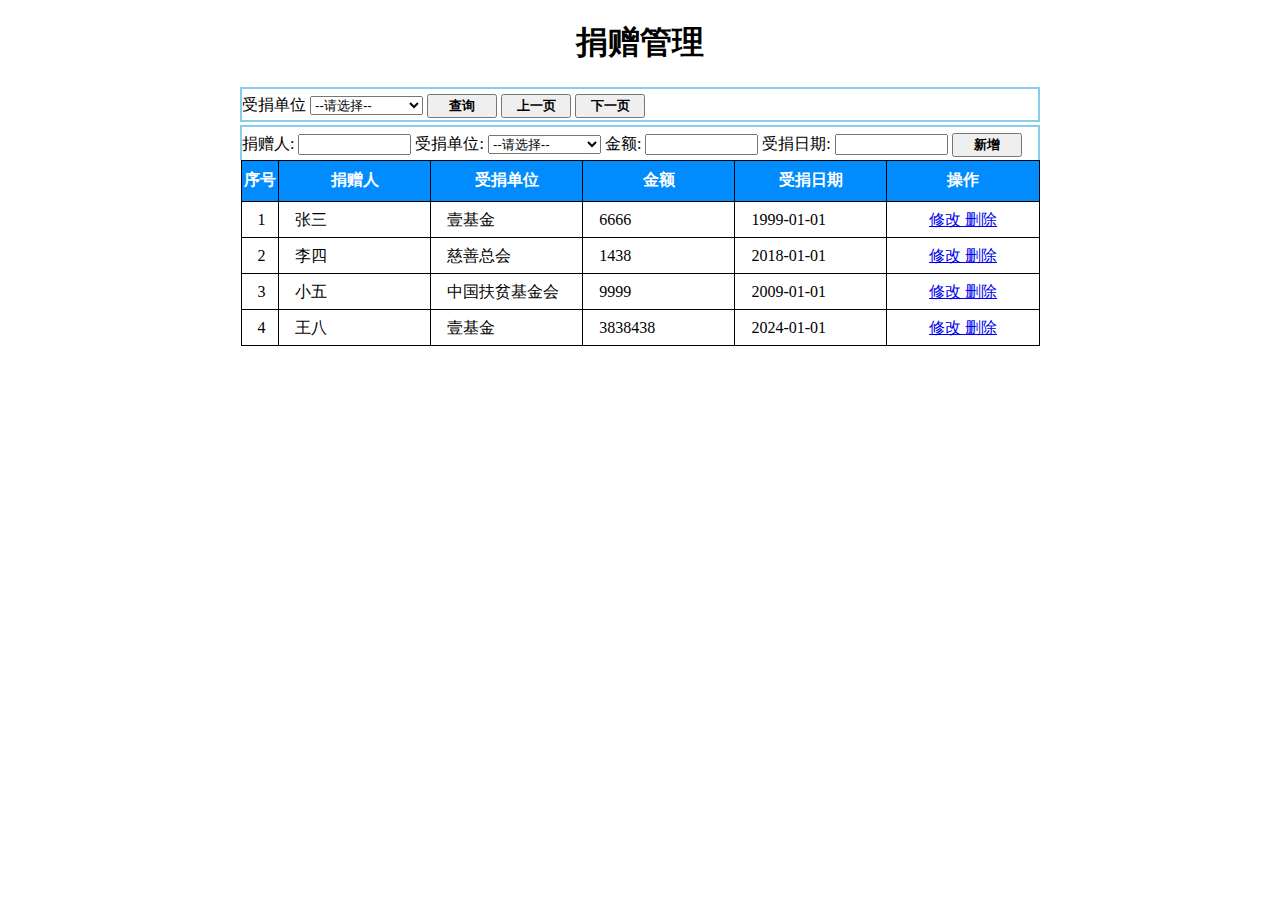
<file: donationManagementSystem/index.html>
<!DOCTYPE html>
<html lang="zh_CN">
<head>
    <meta charset="UTF-8">
    <meta name="viewport" content="width=device-width, initial-scale=1.0">
    <title>捐赠管理</title>
    <link rel="stylesheet" href="css/css.css">
</head>
<body>
    <h1>捐赠管理</h1>
    <div class="top_navi">
        <span>受捐单位</span>
        <select id="searchFund" class="">
            <option value="default" selected>--请选择--</option>
        </select>
        <button id="search" class="btn">查询</button>
        <button class="btn">上一页</button>
        <button class="btn">下一页</button>
    </div>
    <div class="main">
        <div class="main_header">
            <span>捐赠人:</span>
            <input type="text" id="donator" class="input">
            <span>受捐单位:</span>
            <select id="addFund" class="">
                <option value="default" selected>--请选择--</option>
            </select>
            <span>金额:</span>
            <input type="text" id="money" class="input">
            <span>受捐日期:</span>
            <input type="text" id="date" class="input">
            <button id="add" class="btn">新增</button>
        </div>
        <div class="table">
            <table id="info">
                <thead>
                    <th class="index">序号</th>
                    <th>捐赠人</th>
                    <th>受捐单位</th>
                    <th>金额</th>
                    <th>受捐日期</th>
                    <th>操作</th>
                </thead>
                <tbody>

                </tbody>
            </table>
        </div>
    </div>
    <div id="editBox" class="editbox">
        <h2>修改捐赠信息</h2>
        <form id="editForm">
            <div>捐赠人: <input type="text" id="editDonator" class="edit"></div>
            <div>受捐单位: 
                <select id="editFund">
                </select>
            </div>
            <div>金额: <input type="text" id="editMoney" class="edit"></div>
            <div>受捐日期: <input type="text" id="editDate" class="edit"></div>
            <button id="editBtn">修改</button>
        </form>
    </div>

    <script src="js/js_optimize.js"></script>
</body>
</html>
</file>
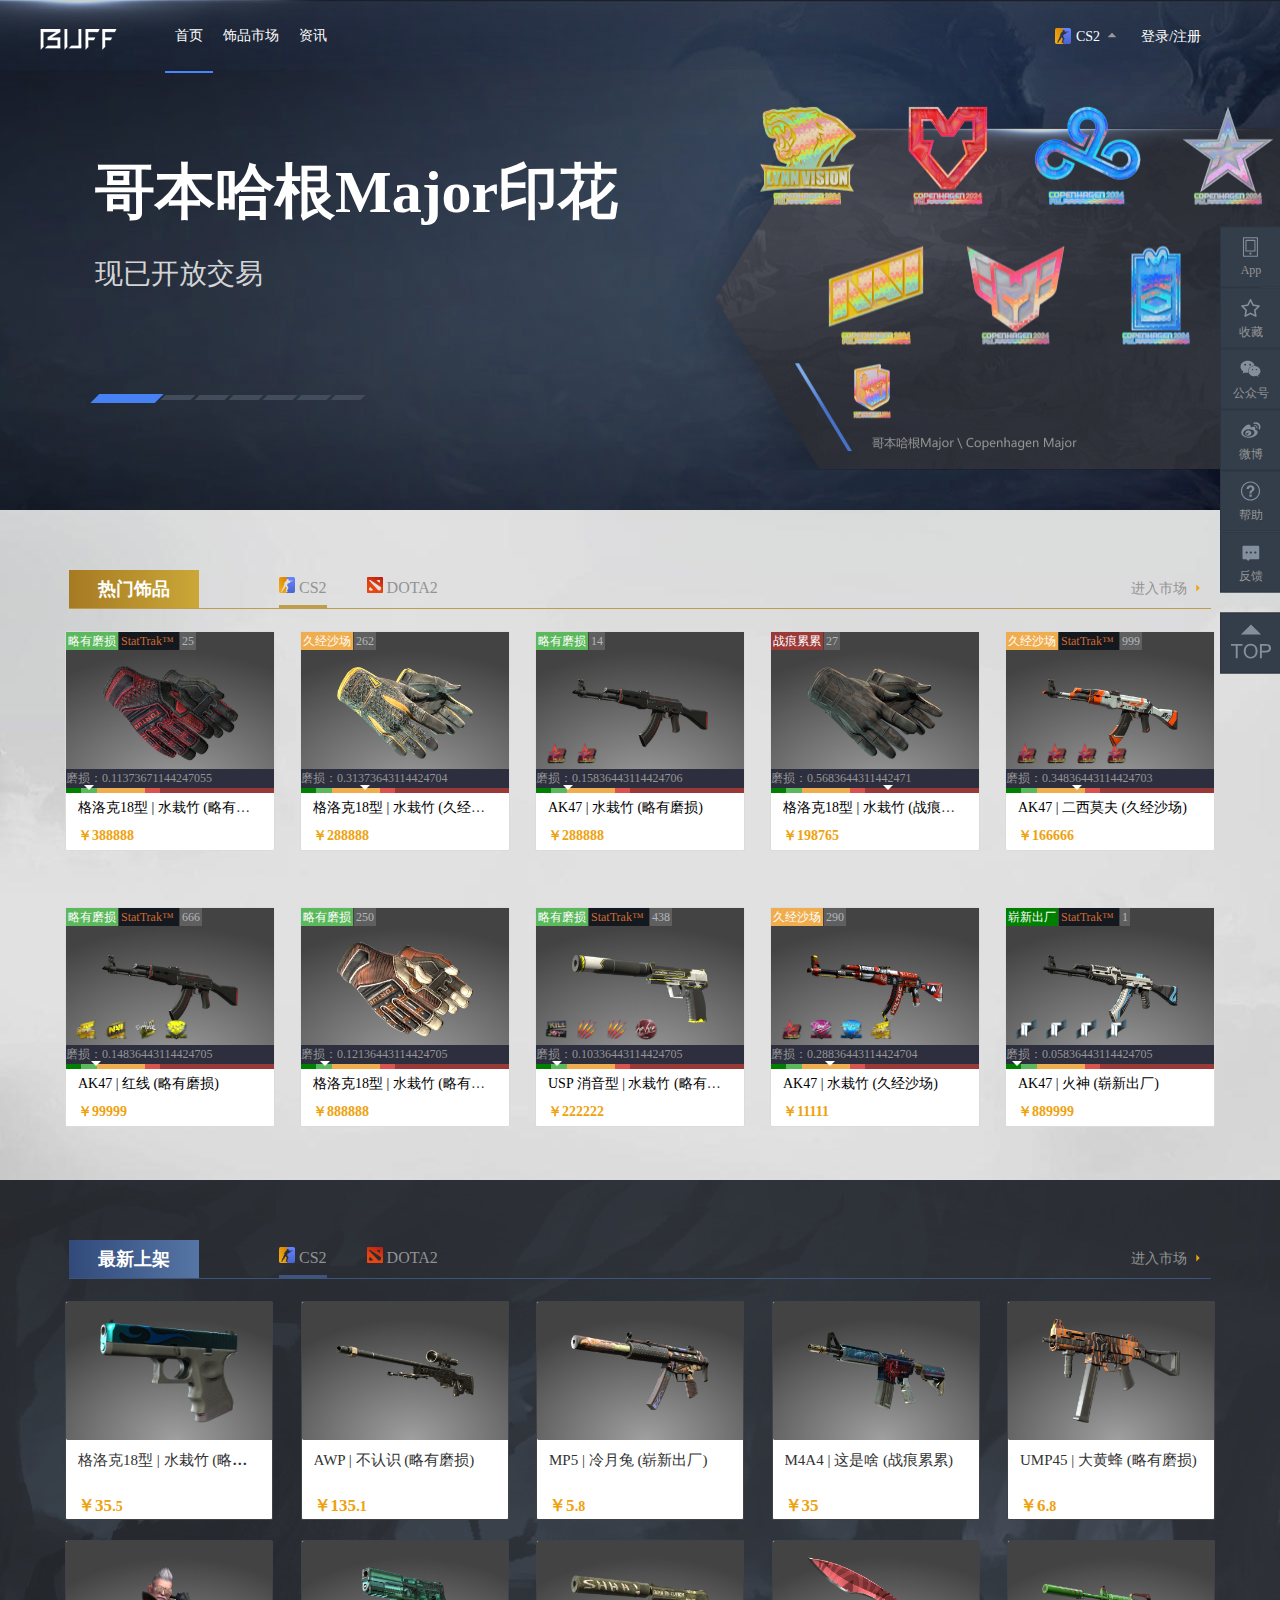
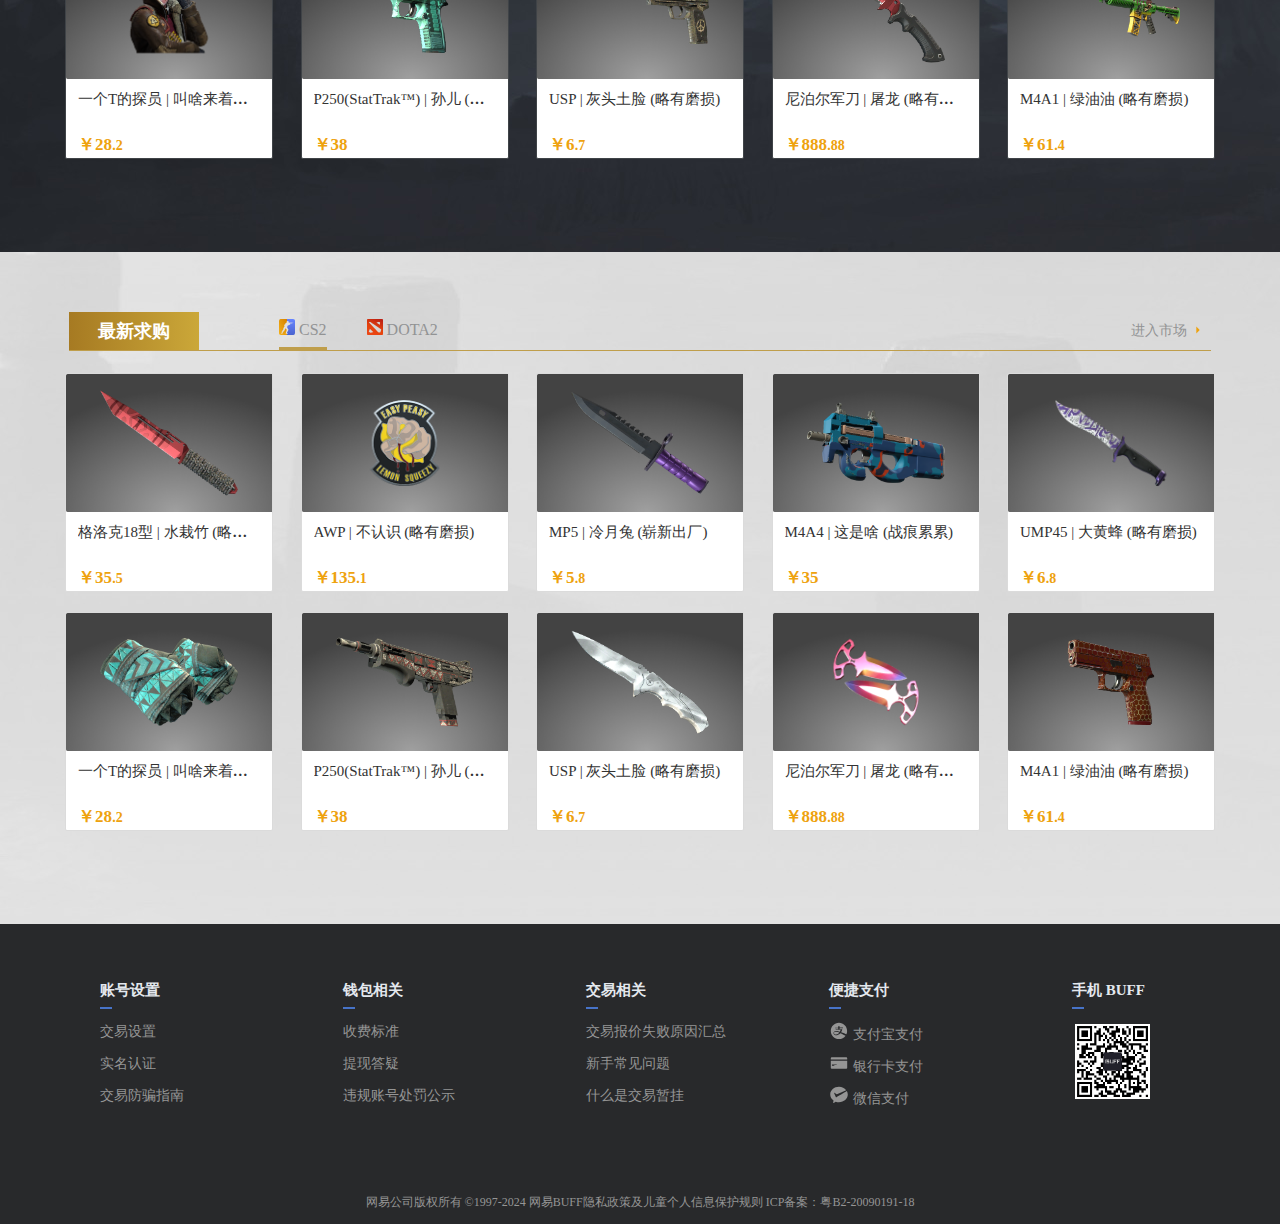
<file: game163/buff_upgrade.html>
<!DOCTYPE html>
<html lang="zh_CN">
<head>
    <meta charset="UTF-8">
    <meta name="viewport" content="width=device-width, initial-scale=1.0">
    <title>网易BUFF饰品交易平台_CS2饰品交易_DOTA2饰品交易</title>
    <link rel="stylesheet" href="css/buff.css">
    <link rel="stylesheet" href="css/buff_upgrade.css">
</head>
<body>
    <!-- 顶部总盒子(放背景用) -->
    <div id="top" class="bigbox">
    
        <!-- 右侧固定栏 -->
        <div class="floatbar">
        <ul>
            <a href="#">
                <li>
                    <svg class="icon floaticon" aria-hidden="true">
                        <use xlink:href="#icon-shouji"></use>
                    </svg>
                    App
                </li>
            </a>
            <a href="#">
                <li>
                    <svg class="icon floaticon" aria-hidden="true">
                        <use xlink:href="#icon-shoucang"></use>
                    </svg>
                    收藏
                </li>
            </a>
            <a href="#">
                <li>
                    <svg class="icon floaticon" aria-hidden="true">
                        <use xlink:href="#icon-weixin"></use>
                    </svg>
                    公众号
                </li>
            </a>
            <a href="#">
                <li>
                    <svg class="icon floaticon" aria-hidden="true">
                        <use xlink:href="#icon-weibo"></use>
                    </svg>
                    微博
                </li>
            </a>
            <a href="#">
                <li>
                    <svg class="icon floaticon" aria-hidden="true">
                        <use xlink:href="#icon-bangzhuyushuoming"></use>
                    </svg>
                    帮助
                </li>
            </a>
            <a href="#">
                <li>
                    <svg class="icon floaticon" aria-hidden="true">
                        <use xlink:href="#icon-fankui"></use>
                    </svg>
                    反馈
                </li>
            </a>
            <a href="#top" class="last">
                <li>
                    <svg class="icon floaticon" aria-hidden="true">
                        <use xlink:href="#icon-FixedTool_zhiding_youzi_icon"></use>
                    </svg>
                </li>
            </a>
        </ul>
        </div>

        <!-- 顶部导航栏 -->
        <div class="topnavi_box">
            <div class="topnavi">
                <div class="logo">
                <a href="#">
                    <img src="assets/buff-logo.png" />
                </a>
                </div>
                <div class="tabs">
                <a href="#" class="tab choose">首页</a>
                <a href="#" class="tab">饰品市场</a>
                <a href="#" class="tab">资讯</a>
                </div>
                <div class="switch">
                <div class="switchgame">
                    <span id="nowcontent">CS2</span>
                    <svg class="icon arrow" aria-hidden="true">
                        <use xlink:href="#icon-shangjiantou"></use>
                    </svg>
                    <!-- 下拉框 -->
                    <div id="droplist" class="droplist">
                        <p class="droplisttab">
                            <img src="assets/logo_csgo2.png" class="icon" />
                            CS2
                        </p>
                        <p class="droplisttab">
                            <img src="assets/logo_dota_black.png"  class="icon" />
                            DOTA2
                        </p>
                    </div>
                </div>
                <a href="#" class="login">登录/注册</a>
                </div>
            </div>
        </div>
        <!-- 轮播图 -->
        <div class="carouselbox">
            <div class="carousel">
                <div class="textcontent">
                    <!-- 轮播文字标题 -->
                    <h1 id="carouselTitle" class="carouseltitle">
                        
                    </h1>
                    <!-- 轮播文字简介 -->
                    <p id="carouselDesc" class="carouseldesc">
                        
                    </p>
                    <!-- 轮播小长条 -->
                    <ul id="rollbar" class="rollbar">
                        <li></li>
                        <li></li>
                        <li></li>
                        <li></li>
                        <li></li>
                        <li></li>
                        <li></li>
                    </ul>
                </div>
                <div id="imgContent" class="imgcontent">
                    <!-- 轮播图片 -->
                    <img src="assets/carousel1.png" class="carouselpic" />
                    <img src="assets/carousel2.png" class="carouselpic" />
                    <img src="assets/carousel3.png" class="carouselpic" />
                    <img src="assets/carousel4.png" class="carouselpic" />
                    <img src="assets/carousel5.png" class="carouselpic" />
                    <img src="assets/carousel6.png" class="carouselpic" />
                    <img src="assets/carousel7.png" class="carouselpic" />
                </div>
            </div>
        </div>
    </div>

    <!-- 主体第一部分 -->
    <div class="section1box">
        <div class="section1">
            <div class="yellowtitle">
                <h2 class="header">热门饰品</h2>
                <ul id="section1Select" class="select">
                    <li>
                        <img src="assets/logo_csgo2.png" />
                        CS2
                    </li>
                    <li style="border-color: transparent;">
                        <img src="assets/logo_dota_black.png" />
                        DOTA2
                    </li>
                </ul>
                <a href="#" class="tomarket">
                    进入市场
                    <svg class="icon jump_icon" aria-hidden="true">
                        <use xlink:href="#icon-youjiantou"></use>
                    </svg>
                </a>
            </div>
            <div id="hotGoods" class="hotgoods">
                <div class="goods"></div>
                <div class="goods"></div>
                <div class="goods"></div>
                <div class="goods"></div>
                <div class="goods"></div>
                <div class="goods"></div>
                <div class="goods"></div>
                <div class="goods"></div>
                <div class="goods"></div>
                <div class="goods"></div>
            </div>
        </div>
    </div>

    <!-- 主体第二部分 -->
    <div class="section2box">
        <div class="section2">
            <div class="bluetitle">
                <h2 class="header">最新上架</h2>
                <ul id="section2Select" class="select">
                    <li>
                        <img src="assets/logo_csgo2.png" />
                        CS2
                    </li>
                    <li style="border-color: transparent;">
                        <img src="assets/logo_dota_black.png" />
                        DOTA2
                    </li>
                </ul>
                <a href="#" class="tomarket">
                    进入市场
                    <svg class="icon jump_icon" aria-hidden="true">
                        <use xlink:href="#icon-youjiantou"></use>
                    </svg>
                </a>
            </div>
            <div id="section2Goods" class="goodscontent">
                <div class="goods"></div>
                <div class="goods"></div>
                <div class="goods"></div>
                <div class="goods"></div>
                <div class="goods"></div>
                <div class="goods"></div>
                <div class="goods"></div>
                <div class="goods"></div>
                <div class="goods"></div>
                <div class="goods"></div>
            </div>
        </div>
    </div>

    <!-- 主体第三部分 -->
    <div class="section3box">
        <div class="section3">
            <div class="yellowtitle">
                <h2 class="header">最新求购</h2>
                <ul id="section3Select" class="select">
                    <li>
                        <img src="assets/logo_csgo2.png" />
                        CS2
                    </li>
                    <li style="border-color: transparent;">
                        <img src="assets/logo_dota_black.png" />
                        DOTA2
                    </li>
                </ul>
                <a href="#" class="tomarket">
                    进入市场
                    <svg class="icon jump_icon" aria-hidden="true">
                        <use xlink:href="#icon-youjiantou"></use>
                    </svg>
                </a>
            </div>
            <div id="section3Goods" class="goodscontent">
                <div class="goods"></div>
                <div class="goods"></div>
                <div class="goods"></div>
                <div class="goods"></div>
                <div class="goods"></div>
                <div class="goods"></div>
                <div class="goods"></div>
                <div class="goods"></div>
                <div class="goods"></div>
                <div class="goods"></div>
            </div>
        </div>
    </div>

    <!-- footer -->
    <div class="footerbox">
        <div class="guide">
            <div class="guidesection">
                <h3>账号设置</h3>
                <div class="line"></div>
                <ul>
                    <li>
                        <a href="#">交易设置</a>
                    </li>
                    <li>
                        <a href="#">实名认证</a>
                    </li>
                    <li>
                        <a href="#">交易防骗指南</a>
                    </li>
                </ul>
            </div>
            <div class="guidesection">
                <h3>钱包相关</h3>
                <div class="line"></div>
                <ul>
                    <li>
                        <a href="#">收费标准</a>
                    </li>
                    <li>
                        <a href="#">提现答疑</a>
                    </li>
                    <li>
                        <a href="#">违规账号处罚公示</a>
                    </li>
                </ul>
            </div>
            <div class="guidesection">
                <h3>交易相关</h3>
                <div class="line"></div>
                <ul>
                    <li>
                        <a href="#">交易报价失败原因汇总</a>
                    </li>
                    <li>
                        <a href="#">新手常见问题</a>
                    </li>
                    <li>
                        <a href="#">什么是交易暂挂</a>
                    </li>
                </ul>
            </div>
            <div class="guidesection">
                <h3>便捷支付</h3>
                <div class="line"></div>
                <ul class="method">
                    <li>
                        <svg class="icon way" aria-hidden="true">
                            <use xlink:href="#icon-zhifubaozhifu"></use>
                        </svg>
                        支付宝支付
                    </li>
                    <li>
                        <svg class="icon way" aria-hidden="true">
                            <use xlink:href="#icon-yinhangqia"></use>
                        </svg>
                        银行卡支付
                    </li>
                    <li>
                        <svg class="icon way" aria-hidden="true">
                            <use xlink:href="#icon-weixinzhifu"></use>
                        </svg>
                        微信支付
                    </li>
                </ul>
            </div>
            <div class="guidesection">
                <h3>手机 BUFF</h3>
                <div class="line"></div>
                <ul style="height: 84px;">
                    <li style="height: 84px;">
                        <img src="assets/buff-qrcode.png" />
                    </li>
                </ul>
            </div>
        </div>
        <div class="copyright">
            <span>网易公司版权所有 ©1997-2024</span>
            <a href="#">网易BUFF隐私政策及儿童个人信息保护规则</a>
            <a href="#">ICP备案：粤B2-20090191-18</a>
        </div>
    </div>

    <script src="js/iconfont_buff.js"></script>
    <script src="js/buff.js"></script>

    <!-- 引入函数方法以调用渲染 -->
    <script src="js/buff_function.js"></script>
    <!-- 引入数据以达成数据驱动 -->
    <script src="js/buff_data.js"></script>
    <!-- 引入数据驱动文件 -->
    <script src="js/buff_datadriven.js"></script>
</body>
</html>
</file>
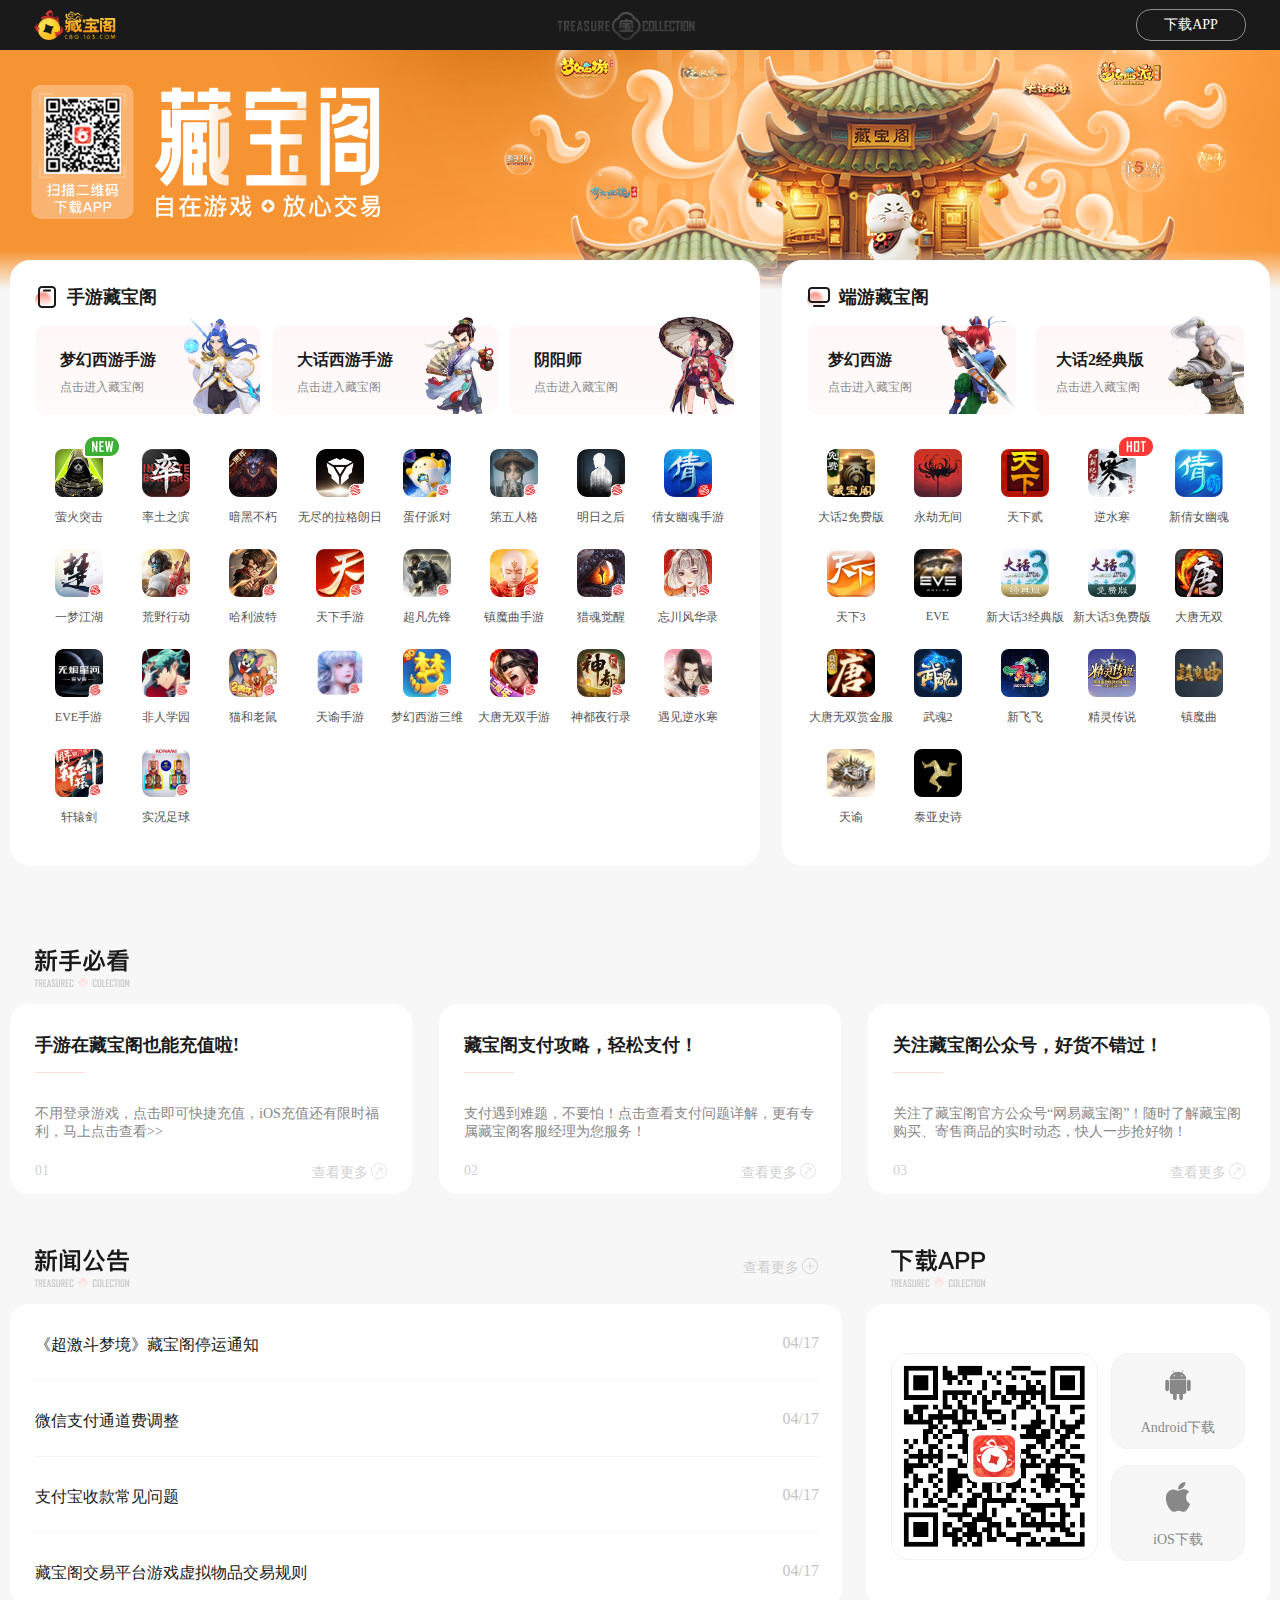
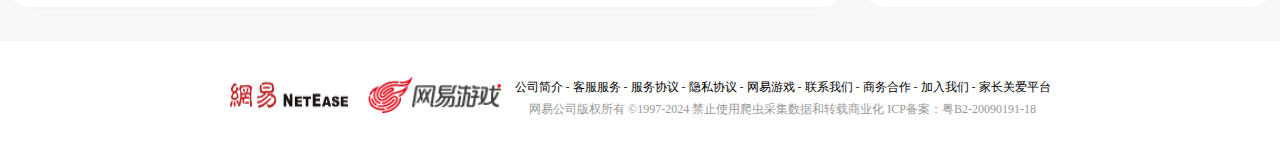
<file: game163/cangbaoge.html>
<!DOCTYPE html>
<html lang="zh_CN">
<head>
    <meta charset="UTF-8">
    <meta name="viewport" content="width=device-width, initial-scale=1.0">
    <title>藏宝阁_游戏交易平台</title>
    <link rel="stylesheet" href="css/cangbaoge.css">
</head>
<body>
    <!-- 顶栏 -->
    <div class="head_bar">
        <div class="head">
            <img src="assets/cbg-logo1.png" class="logo1" />
            <span>
                <img src="assets/cbg-logo2.png" class="logo2" />
            </span>
            <a href="#downloadPic" class="download">下载APP</a>
        </div>
    </div>

    <!-- 背景 -->
    <div class="bg">
        <div class="shadow"></div>
    </div>

    <!-- 主体 -->
    <div class="main">
        <!-- 手游 -->
        <div class="mobile_game">
            <h2>
                <img src="assets/icon-mobile.png" />
                手游藏宝阁
            </h2>
            <div class="infos_box">
                <div class="info">
                    <span class="name">梦幻西游手游</span>
                    <span class="desc">点击进入藏宝阁</span>
                    <img src="assets/mhxy-logo.png" />
                </div>
                <div class="info">
                    <span class="name">大话西游手游</span>
                    <span class="desc">点击进入藏宝阁</span>
                    <img src="assets/dhxy-logo.png" />
                </div>
                <div class="info">
                    <span class="name">阴阳师</span>
                    <span class="desc">点击进入藏宝阁</span>
                    <img src="assets/yys-logo.png" />
                </div>
            </div>
            <div class="gamelist">
                <img src="assets/icon-new.png" class="icon" />
                <a href="#">
                    <img src="assets/cbg-mobile-app1.png" />
                    <span>萤火突击</span>
                </a>
                <a href="#">
                    <img src="assets/cbg-mobile-app2.png" />
                    <span>率土之滨</span>
                </a>
                <a href="#">
                    <img src="assets/cbg-mobile-app3.png" />
                    <span>暗黑不朽</span>
                </a>
                <a href="#">
                    <img src="assets/cbg-mobile-app4.png" />
                    <span>无尽的拉格朗日</span>
                </a>
                <a href="#">
                    <img src="assets/cbg-mobile-app5.png" />
                    <span>蛋仔派对</span>
                </a>
                <a href="#">
                    <img src="assets/cbg-mobile-app6.png" />
                    <span>第五人格</span>
                </a>
                <a href="#">
                    <img src="assets/cbg-mobile-app7.png" />
                    <span>明日之后</span>
                </a>
                <a href="#">
                    <img src="assets/cbg-mobile-app8.png" />
                    <span>倩女幽魂手游</span>
                </a>
                <a href="#">
                    <img src="assets/cbg-mobile-app9.png" />
                    <span>一梦江湖</span>
                </a>
                <a href="#">
                    <img src="assets/cbg-mobile-app10.png" />
                    <span>荒野行动</span>
                </a>
                <a href="#">
                    <img src="assets/cbg-mobile-app11.png" />
                    <span>哈利波特</span>
                </a>
                <a href="#">
                    <img src="assets/cbg-mobile-app12.png" />
                    <span>天下手游</span>
                </a>
                <a href="#">
                    <img src="assets/cbg-mobile-app13.png" />
                    <span>超凡先锋</span>
                </a>
                <a href="#">
                    <img src="assets/cbg-mobile-app14.png" />
                    <span>镇魔曲手游</span>
                </a>
                <a href="#">
                    <img src="assets/cbg-mobile-app15.png" />
                    <span>猎魂觉醒</span>
                </a>
                <a href="#">
                    <img src="assets/cbg-mobile-app16.png" />
                    <span>忘川风华录</span>
                </a>
                <a href="#">
                    <img src="assets/cbg-mobile-app17.png" />
                    <span>EVE手游</span>
                </a>
                <a href="#">
                    <img src="assets/cbg-mobile-app18.png" />
                    <span>非人学园</span>
                </a>
                <a href="#">
                    <img src="assets/cbg-mobile-app19.png" />
                    <span>猫和老鼠</span>
                </a>
                <a href="#">
                    <img src="assets/cbg-mobile-app20.png" />
                    <span>天谕手游</span>
                </a>
                <a href="#">
                    <img src="assets/cbg-mobile-app21.png" />
                    <span>梦幻西游三维</span>
                </a>
                <a href="#">
                    <img src="assets/cbg-mobile-app22.png" />
                    <span>大唐无双手游</span>
                </a>
                <a href="#">
                    <img src="assets/cbg-mobile-app23.png" />
                    <span>神都夜行录</span>
                </a>
                <a href="#">
                    <img src="assets/cbg-mobile-app24.png" />
                    <span>遇见逆水寒</span>
                </a>
                <a href="#">
                    <img src="assets/cbg-mobile-app25.png" />
                    <span>轩辕剑</span>
                </a>
                <a href="#">
                    <img src="assets/cbg-mobile-app26.png" />
                    <span>实况足球</span>
                </a>
            </div>
        </div>
        <!-- 端游 -->
        <div class="pc_game">
            <h2>
                <img src="assets/icon-pc.png" />
                端游藏宝阁
            </h2>
            <div class="infos_box">
                <div class="info">
                    <span class="name">梦幻西游</span>
                    <span class="desc">点击进入藏宝阁</span>
                    <img src="assets/mhxy-logo-pc.png" />
                </div>
                <div class="info">
                    <span class="name">大话2经典版</span>
                    <span class="desc">点击进入藏宝阁</span>
                    <img src="assets/dh2-logo.png" />
                </div>
            </div>
            <div class="gamelist">
                <img src="assets/icon-hot.png" class="icon" />
                <a href="#">
                    <img src="assets/cbg-pc-app1.png" />
                    <span>大话2免费版</span>
                </a>
                <a href="#">
                    <img src="assets/cbg-pc-app2.png" />
                    <span>永劫无间</span>
                </a>
                <a href="#">
                    <img src="assets/cbg-pc-app3.png" />
                    <span>天下贰</span>
                </a>
                <a href="#">
                    <img src="assets/cbg-pc-app4.png" />
                    <span>逆水寒</span>
                </a>
                <a href="#">
                    <img src="assets/cbg-pc-app5.png" />
                    <span>新倩女幽魂</span>
                </a>
                <a href="#">
                    <img src="assets/cbg-pc-app6.png" />
                    <span>天下3</span>
                </a>
                <a href="#">
                    <img src="assets/cbg-pc-app7.png" />
                    <span>EVE</span>
                </a>
                <a href="#">
                    <img src="assets/cbg-pc-app8.png" />
                    <span>新大话3经典版</span>
                </a>
                <a href="#">
                    <img src="assets/cbg-pc-app9.png" />
                    <span>新大话3免费版</span>
                </a>
                <a href="#">
                    <img src="assets/cbg-pc-app10.png" />
                    <span>大唐无双</span>
                </a>
                <a href="#">
                    <img src="assets/cbg-pc-app11.png" />
                    <span>大唐无双赏金服</span>
                </a>
                <a href="#">
                    <img src="assets/cbg-pc-app12.jpeg" />
                    <span>武魂2</span>
                </a>
                <a href="#">
                    <img src="assets/cbg-pc-app13.png" />
                    <span>新飞飞</span>
                </a>
                <a href="#">
                    <img src="assets/cbg-pc-app14.png" />
                    <span>精灵传说</span>
                </a>
                <a href="#">
                    <img src="assets/cbg-pc-app15.png" />
                    <span>镇魔曲</span>
                </a>
                <a href="#">
                    <img src="assets/cbg-pc-app16.png" />
                    <span>天谕</span>
                </a>
                <a href="#">
                    <img src="assets/cbg-pc-app17.png" />
                    <span>泰亚史诗</span>
                </a>
            </div>
        </div>
    </div>

    <!-- 新手必看 -->
    <div class="noob_see">
        <div class="header">
            <img src="assets/noob-see.png" />
        </div>
        <div class="card_boxes">
            <a href="#" class="card">
                <div class="title">
                    手游在藏宝阁也能充值啦!
                    <span class="line"></span>
                </div>
                <span class="content">
                    不用登录游戏，点击即可快捷充值，iOS充值还有限时福利，马上点击查看>>
                </span>
                <span class="others">
                    <span class="number">01</span>
                    <span class="more">
                        查看更多 
                        <svg class="icon arrow" aria-hidden="true">
                            <use xlink:href="#icon-youshang"></use>
                        </svg>
                    </span>
                </span>
            </a>
            <a href="#" class="card">
                <div class="title">
                    藏宝阁支付攻略，轻松支付！
                    <span class="line"></span>
                </div>
                <span class="content">
                    支付遇到难题，不要怕！点击查看支付问题详解，更有专属藏宝阁客服经理为您服务！
                </span>
                <span class="others">
                    <span class="number">02</span>
                    <span class="more">
                        查看更多 
                        <svg class="icon arrow" aria-hidden="true">
                            <use xlink:href="#icon-youshang"></use>
                        </svg>
                    </span>
                </span>
            </a>
            <a href="#" class="card">
                <div class="title">
                    关注藏宝阁公众号，好货不错过！
                    <span class="line"></span>
                </div>
                <span class="content">
                    关注了藏宝阁官方公众号“网易藏宝阁”！随时了解藏宝阁购买、寄售商品的实时动态，快人一步抢好物！
                </span>
                <span class="others">
                    <span class="number">03</span>
                    <span class="more">
                        查看更多 
                        <svg class="icon arrow" aria-hidden="true">
                            <use xlink:href="#icon-youshang"></use>
                        </svg>
                    </span>
                </span>
            </a>
        </div>
    </div>

    <!-- 新闻公告&下载APP -->
    <div class="newsanddownload">
        <!-- 新闻公告 -->
        <div class="news">
            <div class="title">
                <img src="assets/news-title.png" />
                <a href="#" class="more">
                    查看更多
                    <svg class="icon add" aria-hidden="true">
                        <use xlink:href="#icon-tianjia"></use>
                    </svg>
                </a>
            </div>
            <div class="news_card">
                <ul>
                    <li>
                        <a href="#" class="infos">
                            <span class="maininfo">《超激斗梦境》藏宝阁停运通知</span>
                            <span class="descinfo">《超激斗梦境》藏宝阁停运通知</span>
                        </a>
                        <span class="date">04/17</span>
                    </li>
                    <li>
                        <a href="#" class="infos">
                            <span class="maininfo">微信支付通道费调整</span>
                            <span class="descinfo">亲爱的用户您好， 由于微信支付官方费率调整，自2023年3月1日起，微信支付通道费将统一调整为：1.1%。</span>
                        </a>
                        <span class="date">04/17</span>
                    </li>
                    <li>
                        <a href="#" class="infos">
                            <span class="maininfo">支付宝收款常见问题</span>
                            <span class="descinfo">支付宝收款常见问题1.支付宝账号一旦绑定后无法更换，请核对信息后谨慎进行绑定。2.支付宝绑定有一定几率失败，失败后可电话联系支付宝客服95188进行处理，也可咨询藏宝阁客服。3.支付宝账户绑定成功后，玩家需同时使用支付宝付款订单，交易资金通过考察期后将自动提现至支付宝。其余付款方式仍提现至钱包。4.绑定支付宝收款后，请勿注销支付宝账号，如需注销请确认是否有未完成订单，避免订单无法收款的情况。5.支付宝收款账单将包含买家付的额外通道费，该通道费用由支付宝收取，卖家实际收入以藏宝阁侧展示信息为准。</span>
                        </a>
                        <span class="date">04/17</span>
                    </li>
                    <li>
                        <a href="#" class="infos">
                            <span class="maininfo">藏宝阁交易平台游戏虚拟物品交易规则</span>
                            <span class="descinfo">《藏宝阁交易平台游戏虚拟物品交易规则》（以下简称“本规则”）适用于藏宝阁交易平台上的各种游戏虚拟物品交易，相关交易行为均应受本规则约束。本规则为《网易游戏“藏宝阁”网上交易平台服务协议》不可分割的一部分，与服务协议具有同等法律效力。藏宝阁交易平台可根据法律及业务发展需要不时地制订、修改本规则。如用户不同意相关变更，用户有权于变更事项确定的生效日前联系藏宝阁交易平台反馈意见。如反馈意见得以采纳，藏宝阁交易平台将酌情调整变更事项。如用户对已生效的变更事项仍不同意的，应当立即停止使用藏宝阁交易平台并进行任何操作，变更事项对该用户不产生效力。规则会在发布后生效。登录或继续使用藏宝阁交易平台各项功能将表示用户接受本规则。除另行明确声明外，任何使交易或服务范围扩大或功能增强的新内容均受本规则约束。一、卖方游戏虚拟物品信息发布及出售规则1、卖方发布的游戏虚拟物品和相关内容应该符合国家有关法律法规的规定，不会侵犯任何第三方的合法权益。如因卖方发布的游戏虚拟物品侵犯了任何第三方的权利，为避免损失和不良影响的扩大，藏宝阁交易平台有权要求卖方立即修正，或直接采取删除、屏蔽相应内容等必要的措施。2、卖方充分了解并同意，卖方必须为自己发布的游戏虚拟物品和相关内容承担全部责任及后果。如导致任何第三方损害的，卖方应当独立承担责任；藏宝阁交易平台因此遭受损失的，卖方也应当一并赔偿。您在发布游戏虚拟物品前须确认所要发布的物品真实存在，并保证此物品为合法所得且非违禁游戏虚拟物品，且获得此物品之方式不违反该网络游戏开发商及运营商之相关游戏规定（如包括但不限于通过盗号、线下交易、外挂获得等）。如发现所售游戏虚拟物品为非法所得，藏宝阁交易平台有权下架游戏虚拟物品，停止服务，以及封禁卖方的藏宝阁账号等处理。3、卖方在发布所要出售的游戏虚拟物品之时，须确认所发布信息与所要出售物品之属性完全相符，并保证此物品在交付之时，该属性未发生变化。卖方须确认虚拟游戏虚拟物品属性不会因游戏相关规则等非人为原因，而发生属性变化。如在网络游戏营运中，此物品会因时间等原因而发生属性变化，则发布虚拟游戏虚拟物品信息时必须详细注明。卖方于本网站发布出售之游戏物品因游戏开发商或运营商之原因造成该物品属性变化或受到各类限制的，物品消失、封存等情况，藏宝阁交易平台概不负责。藏宝阁交易平台有权验证卖方所发布之信息与该物品真实属性是否相符。如卖方发布的游戏虚拟物品信息描述不清，或实际物品与描述不符，或存在价格、性能、质量、功能等方面虚假宣传的，藏宝阁交易平台将有权利不提供相应服务，并要求卖方按照实际物品情况清晰、完整进行描述，否则藏宝阁交易平台将有权利禁止删除相关信息或关闭卖方的藏宝阁账号。由于网络游戏虚拟物品的特殊性，藏宝阁交易平台有权利因运营原因而自主将游戏虚拟物品下架，包括但不仅限于服务器关停等情况。4、以下内容为所有角色类交易须知:（1）游戏虚拟物品上架后因卖方自身原因被盗取或封存，藏宝阁交易平台概不负责。（2）卖方在出售成功后即表示已放弃该物品的使用权。5、请卖方遵守诚实信用原则进行交易，如藏宝阁交易平台发现卖方存在不当使用计算机信息系统或互联网的行为（包括但不限于利用大量注册帐号、利用程序漏洞进行游戏虚拟物品发布和交易、破坏系统的稳定性影响其他用户等），藏宝阁交易平台有权取消相关交易、关闭卖方的交易账号或以其他方式终止对卖方提供服务。6、藏宝阁交易平台将根据情况收取或调整信息费，信息费收取情况具体见网站或交易界面提示。如卖方不接受信息费，请终止游戏虚拟物品发布及交易行为。7、卖方自行承担收入相关税费。根据国家相关法律法规规定，如买方需要发票，卖方有义务提供，具体如何开票可咨询当地税务部门。二、买方购买游戏虚拟物品规则1、买方应谨慎妥当保管藏宝阁账号、游戏账号等信息。2、基于虚拟财产的特殊性，所有交易游戏游戏虚拟物品或服务因游戏开发商或运营商之原因造成该游戏虚拟物品或服务属性变化、游戏虚拟物品或服务消失、封存等情况，藏宝阁交易平台概不负责。3、如卖方发布的游戏虚拟物品，存在涉嫌违反国家法律法规、网络游戏及虚拟货币相关政策以及游戏规则的情况下，藏宝阁交易平台有权采取将游戏虚拟物品下架、终止交易或取消交易等操作，如买方已经支付货款，在采取前述操作后，藏宝阁交易平台会将买方已经支付的款项退还。4、请买方遵守诚实信用原则进行交易，如藏宝阁交易平台发现买方存在不当使用计算机信息系统或互联网的行为（包括但不限于利用大量注册帐号、利用程序漏洞进行游戏虚拟物品发布和交易、破坏系统的稳定性影响其他用户等），藏宝阁交易平台有权取消相关交易、关闭买方的交易账号或以其他方式终止对买方提供服务。</span>
                        </a>
                        <span class="date">04/17</span>
                    </li>
                </ul>
            </div>
        </div>
        <!-- 下载app -->
        <div class="download">
            <div class="title">
                <img src="assets/download-app-title.png" />
            </div>
            <div class="download_card">
                <img id="downloadPic" src="assets/cbg-qrcode.png" />
                <div class="downloadbox">
                    <a href="#" class="downloadbtn up">
                        <span class="icon">
                            <svg class="icon anzhuo" aria-hidden="true">
                                <use xlink:href="#icon-anzhuo"></use>
                            </svg>
                        </span>
                        <span class="desc">Android下载</span>
                    </a>
                    <a href="#" class="downloadbtn">
                        <span class="icon">
                            <svg class="icon anzhuo" aria-hidden="true">
                                <use xlink:href="#icon-pingguo"></use>
                            </svg>
                        </span>
                        <span class="desc">iOS下载</span>
                    </a>
                </div>
            </div>
        </div>
    </div>

    <!-- footer -->
     <div class="footer_box">
        <div class="footer">
            <a href="#" class="logojump">
                <img src="assets/cbg-wy-logo.jpg" class="footerlogo1" />
            </a>
            <a href="index.html" class="logojump">
                <img src="assets/cbg-wy-logo2.jpg" class="footerlogo2" />
            </a>
                <span class="footerinfo">
                    <span class="jumplink">
                        <a href="#">公司简介</a>
                        <span>-</span>
                        <a href="#">客服服务</a>
                        <span>-</span>
                        <a href="#">服务协议</a>
                        <span>-</span>
                        <a href="#">隐私协议</a>
                        <span>-</span>
                        <a href="#">网易游戏</a>
                        <span>-</span>
                        <a href="#">联系我们</a>
                        <span>-</span>
                        <a href="#">商务合作</a>
                        <span>-</span>
                        <a href="#">加入我们</a>
                        <span>-</span>
                        <a href="#">家长关爱平台</a>
                    </span><br />
                    <span class="copyright">
                        <span>网易公司版权所有 ©1997-2024 禁止使用爬虫采集数据和转载商业化</span>
                        <a href="#">ICP备案：粤B2-20090191-18</a>
                    </span>
                </span>
        </div>
     </div>


    <script src="js/iconfont.js"></script>
</body>
</html>
</file>
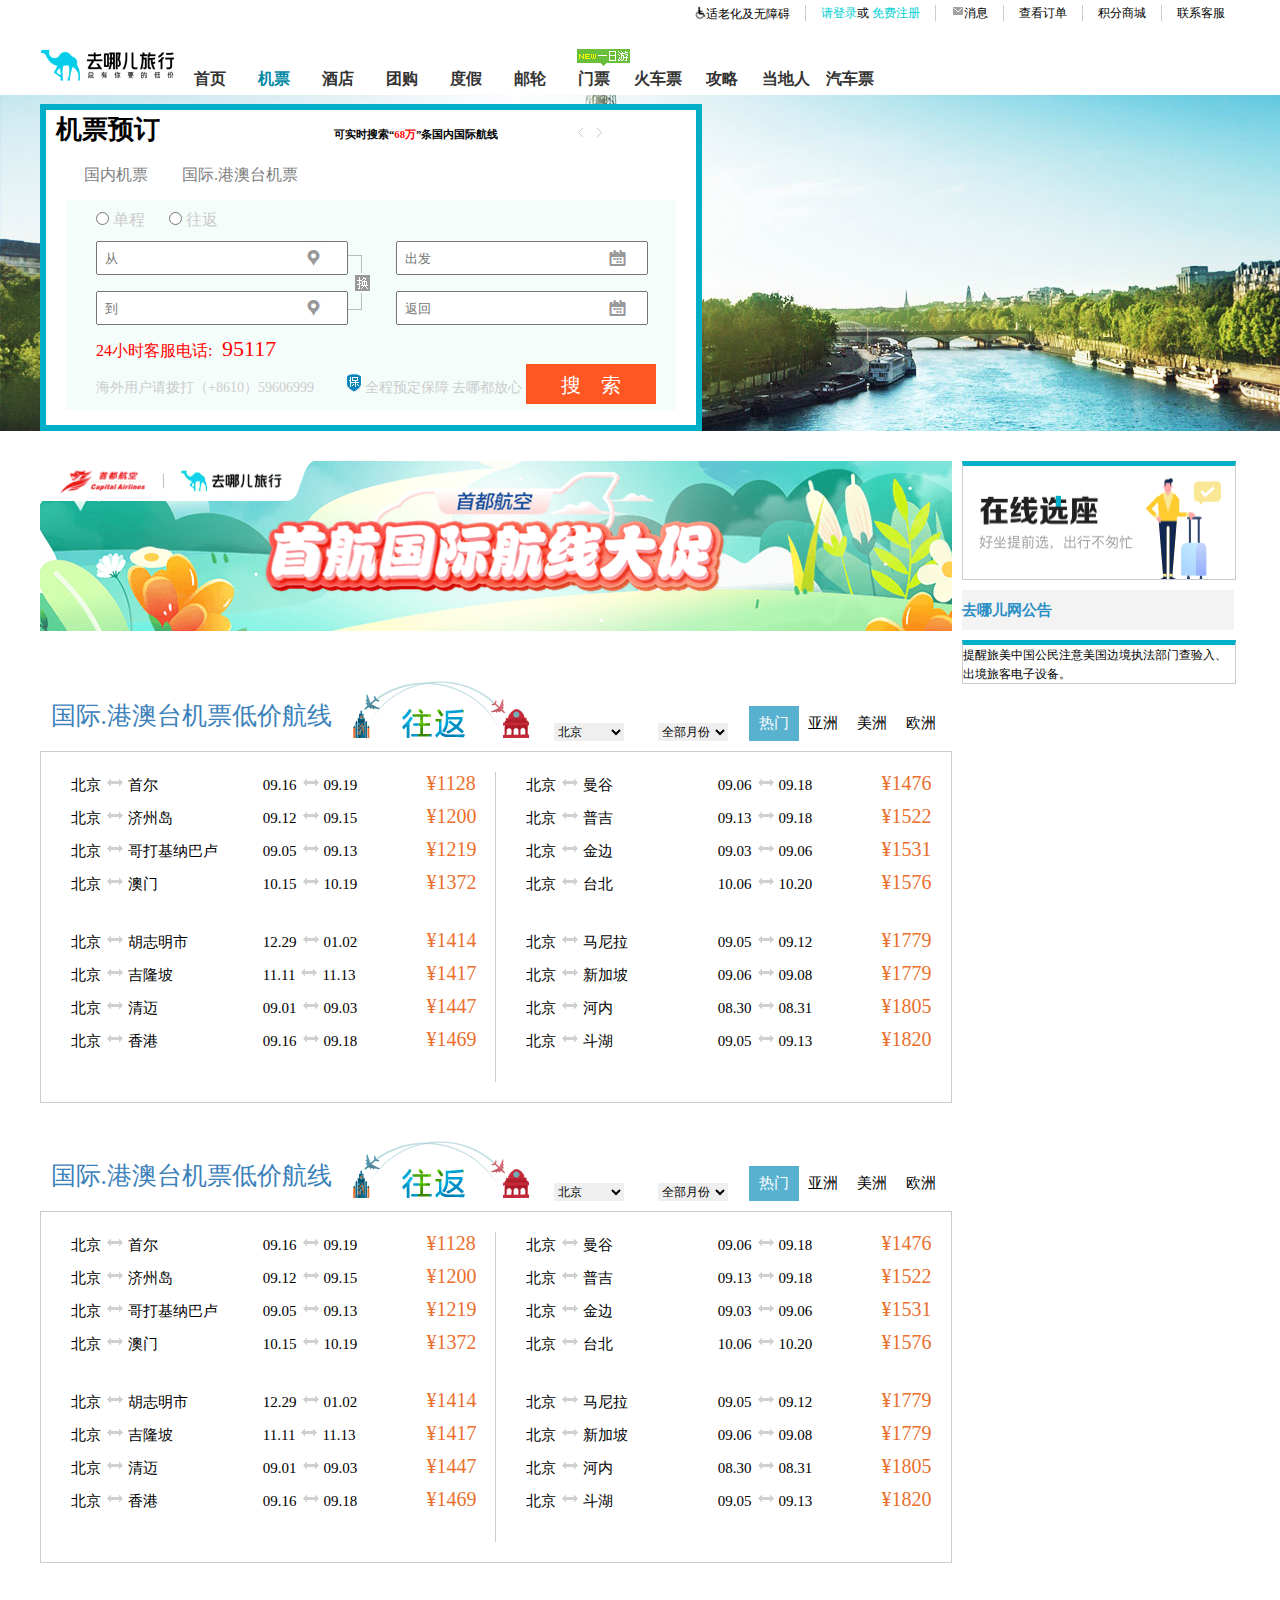
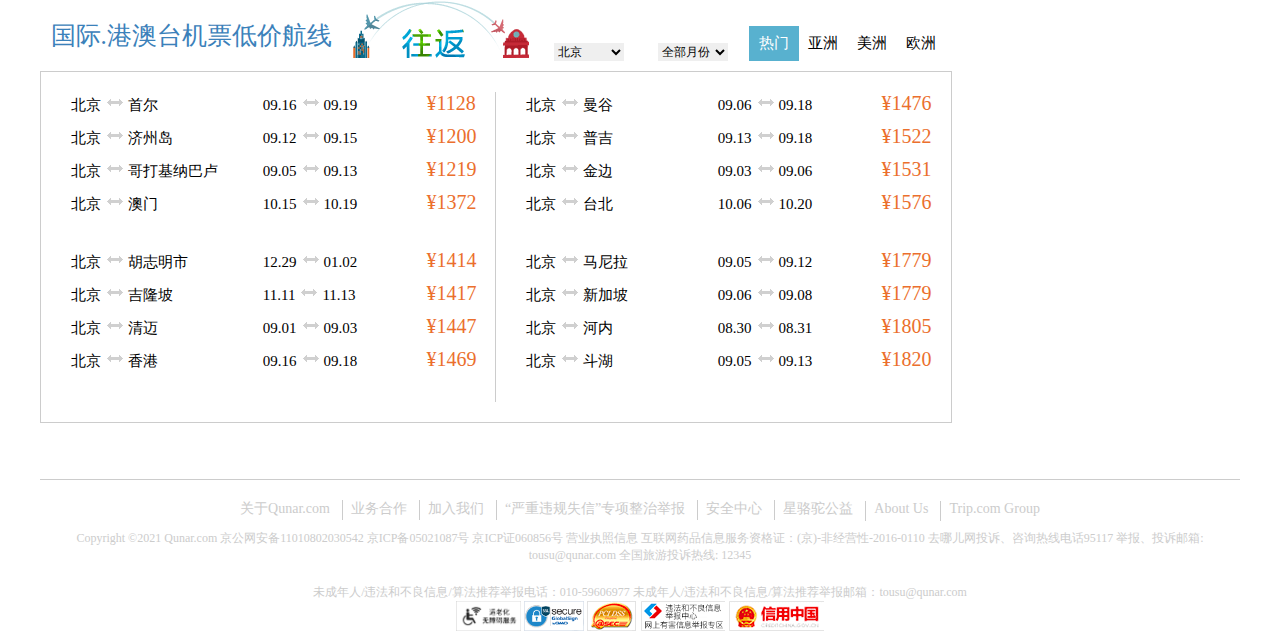
<file: goWhere_Web/fly_ticket.html>
<!DOCTYPE html>
<html lang="en">
<head>
    <meta charset="UTF-8">
    <meta name="viewport" content="width=device-width, initial-scale=1.0">
    <title>机票预订</title>
    <link rel="stylesheet" href="css/head_navi.css">
    <link rel="stylesheet" href="css/foot.css">
    <link rel="stylesheet" href="css/fly_ticket.css">
    <link rel="stylesheet" href="swiper/swiper-bundle.min.css">
</head>
<body>
    <!-- head_navi -->
    <div class="head_navi">
        <a href="#">
            <div class="head_navi_box last">
                联系客服
            </div>
        </a>
        <a href="#">
            <div class="head_navi_box">
                积分商城
            </div>
        </a>
        <a href="#" class="info_drop">
            <div class="head_navi_box">
                查看订单
            </div>
        </a>
        <div class="info_drop_box">
                <a href="#">
                    <div class="infos">机票订单</div>
                </a>
                <a href="#">
                    <div class="infos">酒店订单</div>
                </a>
                <a href="#">
                    <div class="infos">公寓订单</div>
                </a>
                <a href="#">
                    <div class="infos">团购订单</div>
                </a>
                <a href="#">
                    <div class="infos">度假订单</div>
                </a>
                <a href="#">
                    <div class="infos">门票订单</div>
                </a>
                <a href="#">
                    <div class="infos">火车票订单</div>
                </a>
                <a href="#">
                    <div class="infos">汽车票订单</div>
                </a>
                <a href="#">
                    <div class="infos">车车订单</div>
                </a>
                <a href="#">
                    <div class="infos">Q商城订单</div>
                </a>
                <a href="#">
                    <div class="infos">当地人订单</div>
                </a>
                <a href="#">
                    <div class="infos">金融订单</div>
                </a>
                <a href="#">
                    <div class="infos">礼品卡订单</div>
                </a>
        </div>
        <a href="#">
            <div class="head_navi_box">
                <img src="assets/mail.png">
                消息
            </div>
        </a>
        <a href="#">
            <div class="head_navi_box">
                请<a href="login.html">登录</a>或
                <a href="login.html">免费注册</a>
            </div>
        </a>
        <a href="#" class="nochange">
            <div class="head_navi_box">
                <img src="assets/chairman.png">
                适老化及无障碍
            </div>
        </a>
    </div>

    <!-- navi 可复用 -->
    <div class="navi">
        <div class="img">
            <img src="assets/navi_logo.png">
        </div>
        <a href="">
            <div class="navi_box index">首页</div>
        </a>
        <a href="#" style="color: #0088a4;">
            <div class="navi_box fly_ticket">机票</div>
        </a>
        <a href="">
            <div class="navi_box hotel">酒店</div>
        </a>
        <a href="report.html" class="buy_together_jump">
            <div class="navi_box buy_together">团购</div>
        </a>
        <div class="buy_together_drop_list">
            <a href="#">度假团购</a>
            <a href="#">周边休闲</a>
            <a href="#">长途游</a>
        </div>
        <a href="">
            <div class="navi_box vacation">度假</div>
        </a>
        <a href="">
            <div class="navi_box boat">邮轮</div>
        </a>
        <!-- 小轮播图 -->
        <div class="carousel">
            <div class="swiper mySwiper">
                <div class="swiper-wrapper">
                  <div class="swiper-slide">
                    <img src="assets/mp-daytrip.png">
                  </div>
                  <div class="swiper-slide">
                    <img src="assets/local.gif">
                  </div>
                  <div class="swiper-slide">
                    <img src="assets/mp-daytrip.png">
                  </div>
                </div>
            </div>
        </div>
        <a href="" class="ticket_jump">
            <div class="navi_box ticket">门票</div>
        </a>
        <div class="ticket_drop_list">
            <a href="">境内门票</a>
            <a href="" style="color: red;">品质一日游</a>
            <a href="">玩转海外</a>
            <a href="">港澳台门票</a>
            <a href="">地图找景点</a>
        </div>
        <a href="train_ticket.html">
            <div class="navi_box train">火车票</div>
        </a>
        <a href="" class="help_jump">
            <div class="navi_box help">攻略</div>
        </a>
        <div class="help_drop_list">
            <a href="">攻略首页</a>
            <a href="">攻略库</a>
            <a href="">目的地</a>
            <a href="">创建行程</a>
            <a href="" style="color: red;">发表游记</a>
            <a href="">创造者平台</a>
        </div>
        <a href="" class="local_jump">
            <div class="navi_box local">当地人</div>
        </a>
        <div class="local_drop_list">
            <a href="">当地人首页</a>
            <a href="" style="color: red;">出境WiFi</a>
            <a href="">旅游包车</a>
            <a href="">一日游</a>
            <a href="">导游讲解</a>
            <a href="">交通卡</a>
        </div>
        <a href="">
            <div class="navi_box car_ticket">汽车票</div>
        </a>
    </div>
    <div class="reservation">
        <div class="reservation_box">
            <div class="research">
                <div class="head">
                    <h2>机票预订</h2>
                    <h6>可实时搜索“<span style="color: red;">68万</span>”条国内国际航线</h6>
                    <div class="arrow"></div>
                </div>
                <div class="choose">
                    <a href="#">
                        <div class="incountry">国内机票</div>
                    </a>
                    <a href="#">
                        <div class="outcountry">国际.港澳台机票</div>
                    </a>
                </div>
                <div class="main">
                    <div class="goback">
                        <input type="radio" name="goback" style="margin-left: 30px;">&nbsp;单程
                        <input type="radio" name="goback" style="margin-left: 20px;">&nbsp;往返
                    </div>
                    <div class="fromto">
                        <div class="input1">
                            <input type="text" placeholder="  从">
                        </div>
                        <div class="change"></div>
                        <div class="input2">   
                            <input type="text" placeholder="  到">
                        </div>
                        <div class="input3"> 
                            <input type="text" placeholder="  出发">
                        </div>    
                        <div class="input4">    
                            <input type="text" placeholder="  返回">
                        </div>
                        <a href="https://map.baidu.com/@12739307,3546855,13z" target="_blank">
                            <div class="locate1">
                                <img src="assets/locate_logo.png">
                            </div>
                        </a>
                        <a href="https://map.baidu.com/@12739307,3546855,13z" target="_blank">
                            <div class="locate2">
                                <img src="assets/locate_logo.png">
                            </div>
                        </a>
                        <a href="https://www.rili.com.cn/" target="_blank">
                            <div class="calendar1">
                                <img src="assets/calendar.png">
                            </div>
                        </a>
                        <a href="https://www.rili.com.cn/">
                            <div class="calendar2">
                                <img src="assets/calendar.png" target="_blank">
                            </div>
                        </a>
                    </div>
                    <div class="telphone">
                        24小时客服电话: <span style="font-size: 22px;">&nbsp;95117</span>
                    </div>
                    <div class="footer">
                        <div class="outcountry_phone">
                            海外用户请拨打（+8610）59606999
                        </div>
                        <div class="safe_info">
                            <img src="assets/bao.png">
                            <span>全程预定保障 去哪都放心</span>
                        </div>
                        <a href="#">
                            <div class="btn">
                                搜&emsp;索
                            </div>
                        </a>
                    </div>
                </div>
            </div>
        </div>
    </div>
    <!-- main -->
    <div class="main_body">
        <div class="main">
            <div class="carousel">
                <!-- 轮播图在这儿 -->
                <div class="swiper mySwiper">
                    <div class="swiper-wrapper">
                      <div class="swiper-slide">
                        <img src="assets/sh.png">
                      </div>
                      <div class="swiper-slide">
                        <img src="assets/sh.png">
                      </div>
                    </div>
                </div>
            </div>
            <div class="airline_show">
                <div class="title_box">
                    <div class="title">
                        国际.港澳台机票低价航线
                    </div>
                    <div class="pic"></div>
                    <div class="select">
                        <select name="province" class="province">
                            <option value="BeiJing">北京</option>
                            <option value="ShangHai">上海</option>
                            <option value="HangZhou">杭州</option>
                            <option value="WuHan">武汉</option>
                            <option value="GuangZhou">广州</option>
                            <option value="ShenZhen">深圳</option>
                            <option value="ChongQing">重庆</option>
                        </select>
                        <select name="month" class="month" style="margin-left: 30px;">
                            <option value="Default">全部月份</option>
                            <option value="1">1月</option>
                            <option value="2">2月</option>
                            <option value="3">3月</option>
                            <option value="4">4月</option>
                            <option value="5">5月</option>
                            <option value="6">6月</option>
                            <option value="7">7月</option>
                            <option value="8">8月</option>
                            <option value="9">9月</option>
                            <option value="10">10月</option>
                            <option value="11">11月</option>
                            <option value="12">12月</option>
                        </select>
                    </div>
                    <div class="area">
                        <ul>
                            <a href="#"><li class="title">热门</li></a>
                            <a href="#"><li class="content">亚洲</li></a>
                            <a href="#"><li class="content">美洲</li></a>
                            <a href="#"><li class="content">欧洲</li></a>
                        </ul>
                    </div>
                </div>
                <div class="airline_list">
                    <div class="airline_list_left">
                        <ul>
                            <a href="#">
                                <li>
                                    <span style="display: inline-block; width: 188px;">
                                        北京<span class="dire"></span>首尔
                                    </span>
                                    <span style="display: inline-block; width: 120px;">
                                        09.16<span class="dire"></span>09.19
                                    </span>
                                    <span style="color: #eb6f2d; font-size: 20px; margin-left: 40px;">¥1128</span>
                                </li>
                            </a>
                            <a href="#">
                                <li>
                                    <span style="display: inline-block; width: 188px;">
                                        北京<span class="dire"></span>济州岛
                                    </span>
                                    <span style="display: inline-block; width: 120px;">
                                        09.12<span class="dire"></span>09.15
                                    </span>
                                    <span style="color: #eb6f2d; font-size: 20px; margin-left: 40px;">¥1200</span>
                                </li>
                            </a>
                            <a href="#">
                                <li>
                                    <span style="display: inline-block; width: 188px;">
                                        北京<span class="dire"></span>哥打基纳巴卢
                                    </span>
                                    <span style="display: inline-block; width: 120px;">
                                        09.05<span class="dire"></span>09.13
                                    </span>
                                    <span style="color: #eb6f2d; font-size: 20px; margin-left: 40px;">¥1219</span>
                                </li>
                            </a>
                            <a href="#">
                                <li>
                                    <span style="display: inline-block; width: 188px;">
                                        北京<span class="dire"></span>澳门
                                    </span>
                                    <span style="display: inline-block; width: 120px;">
                                        10.15<span class="dire"></span>10.19
                                    </span>
                                    <span style="color: #eb6f2d; font-size: 20px; margin-left: 40px;">¥1372</span>
                                </li>
                            </a>
                            <li class="space"></li>
                            <a href="#">
                                <li>
                                    <span style="display: inline-block; width: 188px;">
                                        北京<span class="dire"></span>胡志明市
                                    </span>
                                    <span style="display: inline-block; width: 120px;">
                                        12.29<span class="dire"></span>01.02
                                    </span>
                                    <span style="color: #eb6f2d; font-size: 20px; margin-left: 40px;">¥1414</span>
                                </li>
                            </a>
                            <a href="#">
                                <li>
                                    <span style="display: inline-block; width: 188px;">
                                        北京<span class="dire"></span>吉隆坡
                                    </span>
                                    <span style="display: inline-block; width: 120px;">
                                        11.11<span class="dire"></span>11.13
                                    </span>
                                    <span style="color: #eb6f2d; font-size: 20px; margin-left: 40px;">¥1417</span>
                                </li>
                            </a>
                            <a href="#">
                                <li>
                                    <span style="display: inline-block; width: 188px;">
                                        北京<span class="dire"></span>清迈
                                    </span>
                                    <span style="display: inline-block; width: 120px;">
                                        09.01<span class="dire"></span>09.03
                                    </span>
                                    <span style="color: #eb6f2d; font-size: 20px; margin-left: 40px;">¥1447</span>
                                </li>
                            </a>
                            <a href="#">
                                <li>
                                    <span style="display: inline-block; width: 188px;">
                                        北京<span class="dire"></span>香港
                                    </span>
                                    <span style="display: inline-block; width: 120px;">
                                        09.16<span class="dire"></span>09.18
                                    </span>
                                    <span style="color: #eb6f2d; font-size: 20px; margin-left: 40px;">¥1469</span>
                                </li>
                            </a>
                        </ul>
                    </div>
                    <div class="airline_list_right">
                        <ul>
                            <a href="#">
                                <li>
                                    <span style="display: inline-block; width: 188px;">
                                        北京<span class="dire"></span>曼谷
                                    </span>
                                    <span style="display: inline-block; width: 120px;">
                                        09.06<span class="dire"></span>09.18
                                    </span>
                                    <span style="color: #eb6f2d; font-size: 20px; margin-left: 40px;">¥1476</span>
                                </li>
                            </a>
                            <a href="#">
                                <li>
                                    <span style="display: inline-block; width: 188px;">
                                        北京<span class="dire"></span>普吉
                                    </span>
                                    <span style="display: inline-block; width: 120px;">
                                        09.13<span class="dire"></span>09.18
                                    </span>
                                    <span style="color: #eb6f2d; font-size: 20px; margin-left: 40px;">¥1522</span>
                                </li>
                            </a>
                            <a href="#">
                                <li>
                                    <span style="display: inline-block; width: 188px;">
                                        北京<span class="dire"></span>金边
                                    </span>
                                    <span style="display: inline-block; width: 120px;">
                                        09.03<span class="dire"></span>09.06
                                    </span>
                                    <span style="color: #eb6f2d; font-size: 20px; margin-left: 40px;">¥1531</span>
                                </li>
                            </a>
                            <a href="#">
                                <li>
                                    <span style="display: inline-block; width: 188px;">
                                        北京<span class="dire"></span>台北
                                    </span>
                                    <span style="display: inline-block; width: 120px;">
                                        10.06<span class="dire"></span>10.20
                                    </span>
                                    <span style="color: #eb6f2d; font-size: 20px; margin-left: 40px;">¥1576</span>
                                </li>
                            </a>
                            <li class="space"></li>
                            <a href="#">
                                <li>
                                    <span style="display: inline-block; width: 188px;">
                                        北京<span class="dire"></span>马尼拉
                                    </span>
                                    <span style="display: inline-block; width: 120px;">
                                        09.05<span class="dire"></span>09.12
                                    </span>
                                    <span style="color: #eb6f2d; font-size: 20px; margin-left: 40px;">¥1779</span>
                                </li>
                            </a>
                            <a href="#">
                                <li>
                                    <span style="display: inline-block; width: 188px;">
                                        北京<span class="dire"></span>新加坡
                                    </span>
                                    <span style="display: inline-block; width: 120px;">
                                        09.06<span class="dire"></span>09.08
                                    </span>
                                    <span style="color: #eb6f2d; font-size: 20px; margin-left: 40px;">¥1779</span>
                                </li>
                            </a>
                            <a href="#">
                                <li>
                                    <span style="display: inline-block; width: 188px;">
                                        北京<span class="dire"></span>河内
                                    </span>
                                    <span style="display: inline-block; width: 120px;">
                                        08.30<span class="dire"></span>08.31
                                    </span>
                                    <span style="color: #eb6f2d; font-size: 20px; margin-left: 40px;">¥1805</span>
                                </li>
                            </a>
                            <a href="#">
                                <li>
                                    <span style="display: inline-block; width: 188px;">
                                        北京<span class="dire"></span>斗湖
                                    </span>
                                    <span style="display: inline-block; width: 120px;">
                                        09.05<span class="dire"></span>09.13
                                    </span>
                                    <span style="color: #eb6f2d; font-size: 20px; margin-left: 40px;">¥1820</span>
                                </li>
                            </a>
                        </ul>
                    </div>
                </div>
            </div>
            <div class="airline_show">
                <div class="title_box">
                    <div class="title">
                        国际.港澳台机票低价航线
                    </div>
                    <div class="pic"></div>
                    <div class="select">
                        <select name="province" class="province">
                            <option value="BeiJing">北京</option>
                            <option value="ShangHai">上海</option>
                            <option value="HangZhou">杭州</option>
                            <option value="WuHan">武汉</option>
                            <option value="GuangZhou">广州</option>
                            <option value="ShenZhen">深圳</option>
                            <option value="ChongQing">重庆</option>
                        </select>
                        <select name="month" class="month" style="margin-left: 30px;">
                            <option value="Default">全部月份</option>
                            <option value="1">1月</option>
                            <option value="2">2月</option>
                            <option value="3">3月</option>
                            <option value="4">4月</option>
                            <option value="5">5月</option>
                            <option value="6">6月</option>
                            <option value="7">7月</option>
                            <option value="8">8月</option>
                            <option value="9">9月</option>
                            <option value="10">10月</option>
                            <option value="11">11月</option>
                            <option value="12">12月</option>
                        </select>
                    </div>
                    <div class="area">
                        <ul>
                            <a href="#"><li class="title">热门</li></a>
                            <a href="#"><li class="content">亚洲</li></a>
                            <a href="#"><li class="content">美洲</li></a>
                            <a href="#"><li class="content">欧洲</li></a>
                        </ul>
                    </div>
                </div>
                <div class="airline_list">
                    <div class="airline_list_left">
                        <ul>
                            <a href="#">
                                <li>
                                    <span style="display: inline-block; width: 188px;">
                                        北京<span class="dire"></span>首尔
                                    </span>
                                    <span style="display: inline-block; width: 120px;">
                                        09.16<span class="dire"></span>09.19
                                    </span>
                                    <span style="color: #eb6f2d; font-size: 20px; margin-left: 40px;">¥1128</span>
                                </li>
                            </a>
                            <a href="#">
                                <li>
                                    <span style="display: inline-block; width: 188px;">
                                        北京<span class="dire"></span>济州岛
                                    </span>
                                    <span style="display: inline-block; width: 120px;">
                                        09.12<span class="dire"></span>09.15
                                    </span>
                                    <span style="color: #eb6f2d; font-size: 20px; margin-left: 40px;">¥1200</span>
                                </li>
                            </a>
                            <a href="#">
                                <li>
                                    <span style="display: inline-block; width: 188px;">
                                        北京<span class="dire"></span>哥打基纳巴卢
                                    </span>
                                    <span style="display: inline-block; width: 120px;">
                                        09.05<span class="dire"></span>09.13
                                    </span>
                                    <span style="color: #eb6f2d; font-size: 20px; margin-left: 40px;">¥1219</span>
                                </li>
                            </a>
                            <a href="#">
                                <li>
                                    <span style="display: inline-block; width: 188px;">
                                        北京<span class="dire"></span>澳门
                                    </span>
                                    <span style="display: inline-block; width: 120px;">
                                        10.15<span class="dire"></span>10.19
                                    </span>
                                    <span style="color: #eb6f2d; font-size: 20px; margin-left: 40px;">¥1372</span>
                                </li>
                            </a>
                            <li class="space"></li>
                            <a href="#">
                                <li>
                                    <span style="display: inline-block; width: 188px;">
                                        北京<span class="dire"></span>胡志明市
                                    </span>
                                    <span style="display: inline-block; width: 120px;">
                                        12.29<span class="dire"></span>01.02
                                    </span>
                                    <span style="color: #eb6f2d; font-size: 20px; margin-left: 40px;">¥1414</span>
                                </li>
                            </a>
                            <a href="#">
                                <li>
                                    <span style="display: inline-block; width: 188px;">
                                        北京<span class="dire"></span>吉隆坡
                                    </span>
                                    <span style="display: inline-block; width: 120px;">
                                        11.11<span class="dire"></span>11.13
                                    </span>
                                    <span style="color: #eb6f2d; font-size: 20px; margin-left: 40px;">¥1417</span>
                                </li>
                            </a>
                            <a href="#">
                                <li>
                                    <span style="display: inline-block; width: 188px;">
                                        北京<span class="dire"></span>清迈
                                    </span>
                                    <span style="display: inline-block; width: 120px;">
                                        09.01<span class="dire"></span>09.03
                                    </span>
                                    <span style="color: #eb6f2d; font-size: 20px; margin-left: 40px;">¥1447</span>
                                </li>
                            </a>
                            <a href="#">
                                <li>
                                    <span style="display: inline-block; width: 188px;">
                                        北京<span class="dire"></span>香港
                                    </span>
                                    <span style="display: inline-block; width: 120px;">
                                        09.16<span class="dire"></span>09.18
                                    </span>
                                    <span style="color: #eb6f2d; font-size: 20px; margin-left: 40px;">¥1469</span>
                                </li>
                            </a>
                        </ul>
                    </div>
                    <div class="airline_list_right">
                        <ul>
                            <a href="#">
                                <li>
                                    <span style="display: inline-block; width: 188px;">
                                        北京<span class="dire"></span>曼谷
                                    </span>
                                    <span style="display: inline-block; width: 120px;">
                                        09.06<span class="dire"></span>09.18
                                    </span>
                                    <span style="color: #eb6f2d; font-size: 20px; margin-left: 40px;">¥1476</span>
                                </li>
                            </a>
                            <a href="#">
                                <li>
                                    <span style="display: inline-block; width: 188px;">
                                        北京<span class="dire"></span>普吉
                                    </span>
                                    <span style="display: inline-block; width: 120px;">
                                        09.13<span class="dire"></span>09.18
                                    </span>
                                    <span style="color: #eb6f2d; font-size: 20px; margin-left: 40px;">¥1522</span>
                                </li>
                            </a>
                            <a href="#">
                                <li>
                                    <span style="display: inline-block; width: 188px;">
                                        北京<span class="dire"></span>金边
                                    </span>
                                    <span style="display: inline-block; width: 120px;">
                                        09.03<span class="dire"></span>09.06
                                    </span>
                                    <span style="color: #eb6f2d; font-size: 20px; margin-left: 40px;">¥1531</span>
                                </li>
                            </a>
                            <a href="#">
                                <li>
                                    <span style="display: inline-block; width: 188px;">
                                        北京<span class="dire"></span>台北
                                    </span>
                                    <span style="display: inline-block; width: 120px;">
                                        10.06<span class="dire"></span>10.20
                                    </span>
                                    <span style="color: #eb6f2d; font-size: 20px; margin-left: 40px;">¥1576</span>
                                </li>
                            </a>
                            <li class="space"></li>
                            <a href="#">
                                <li>
                                    <span style="display: inline-block; width: 188px;">
                                        北京<span class="dire"></span>马尼拉
                                    </span>
                                    <span style="display: inline-block; width: 120px;">
                                        09.05<span class="dire"></span>09.12
                                    </span>
                                    <span style="color: #eb6f2d; font-size: 20px; margin-left: 40px;">¥1779</span>
                                </li>
                            </a>
                            <a href="#">
                                <li>
                                    <span style="display: inline-block; width: 188px;">
                                        北京<span class="dire"></span>新加坡
                                    </span>
                                    <span style="display: inline-block; width: 120px;">
                                        09.06<span class="dire"></span>09.08
                                    </span>
                                    <span style="color: #eb6f2d; font-size: 20px; margin-left: 40px;">¥1779</span>
                                </li>
                            </a>
                            <a href="#">
                                <li>
                                    <span style="display: inline-block; width: 188px;">
                                        北京<span class="dire"></span>河内
                                    </span>
                                    <span style="display: inline-block; width: 120px;">
                                        08.30<span class="dire"></span>08.31
                                    </span>
                                    <span style="color: #eb6f2d; font-size: 20px; margin-left: 40px;">¥1805</span>
                                </li>
                            </a>
                            <a href="#">
                                <li>
                                    <span style="display: inline-block; width: 188px;">
                                        北京<span class="dire"></span>斗湖
                                    </span>
                                    <span style="display: inline-block; width: 120px;">
                                        09.05<span class="dire"></span>09.13
                                    </span>
                                    <span style="color: #eb6f2d; font-size: 20px; margin-left: 40px;">¥1820</span>
                                </li>
                            </a>
                        </ul>
                    </div>
                </div>
            </div>
            <div class="airline_show">
                <div class="title_box">
                    <div class="title">
                        国际.港澳台机票低价航线
                    </div>
                    <div class="pic"></div>
                    <div class="select">
                        <select name="province" class="province">
                            <option value="BeiJing">北京</option>
                            <option value="ShangHai">上海</option>
                            <option value="HangZhou">杭州</option>
                            <option value="WuHan">武汉</option>
                            <option value="GuangZhou">广州</option>
                            <option value="ShenZhen">深圳</option>
                            <option value="ChongQing">重庆</option>
                        </select>
                        <select name="month" class="month" style="margin-left: 30px;">
                            <option value="Default">全部月份</option>
                            <option value="1">1月</option>
                            <option value="2">2月</option>
                            <option value="3">3月</option>
                            <option value="4">4月</option>
                            <option value="5">5月</option>
                            <option value="6">6月</option>
                            <option value="7">7月</option>
                            <option value="8">8月</option>
                            <option value="9">9月</option>
                            <option value="10">10月</option>
                            <option value="11">11月</option>
                            <option value="12">12月</option>
                        </select>
                    </div>
                    <div class="area">
                        <ul>
                            <a href="#"><li class="title">热门</li></a>
                            <a href="#"><li class="content">亚洲</li></a>
                            <a href="#"><li class="content">美洲</li></a>
                            <a href="#"><li class="content">欧洲</li></a>
                        </ul>
                    </div>
                </div>
                <div class="airline_list">
                    <div class="airline_list_left">
                        <ul>
                            <a href="#">
                                <li>
                                    <span style="display: inline-block; width: 188px;">
                                        北京<span class="dire"></span>首尔
                                    </span>
                                    <span style="display: inline-block; width: 120px;">
                                        09.16<span class="dire"></span>09.19
                                    </span>
                                    <span style="color: #eb6f2d; font-size: 20px; margin-left: 40px;">¥1128</span>
                                </li>
                            </a>
                            <a href="#">
                                <li>
                                    <span style="display: inline-block; width: 188px;">
                                        北京<span class="dire"></span>济州岛
                                    </span>
                                    <span style="display: inline-block; width: 120px;">
                                        09.12<span class="dire"></span>09.15
                                    </span>
                                    <span style="color: #eb6f2d; font-size: 20px; margin-left: 40px;">¥1200</span>
                                </li>
                            </a>
                            <a href="#">
                                <li>
                                    <span style="display: inline-block; width: 188px;">
                                        北京<span class="dire"></span>哥打基纳巴卢
                                    </span>
                                    <span style="display: inline-block; width: 120px;">
                                        09.05<span class="dire"></span>09.13
                                    </span>
                                    <span style="color: #eb6f2d; font-size: 20px; margin-left: 40px;">¥1219</span>
                                </li>
                            </a>
                            <a href="#">
                                <li>
                                    <span style="display: inline-block; width: 188px;">
                                        北京<span class="dire"></span>澳门
                                    </span>
                                    <span style="display: inline-block; width: 120px;">
                                        10.15<span class="dire"></span>10.19
                                    </span>
                                    <span style="color: #eb6f2d; font-size: 20px; margin-left: 40px;">¥1372</span>
                                </li>
                            </a>
                            <li class="space"></li>
                            <a href="#">
                                <li>
                                    <span style="display: inline-block; width: 188px;">
                                        北京<span class="dire"></span>胡志明市
                                    </span>
                                    <span style="display: inline-block; width: 120px;">
                                        12.29<span class="dire"></span>01.02
                                    </span>
                                    <span style="color: #eb6f2d; font-size: 20px; margin-left: 40px;">¥1414</span>
                                </li>
                            </a>
                            <a href="#">
                                <li>
                                    <span style="display: inline-block; width: 188px;">
                                        北京<span class="dire"></span>吉隆坡
                                    </span>
                                    <span style="display: inline-block; width: 120px;">
                                        11.11<span class="dire"></span>11.13
                                    </span>
                                    <span style="color: #eb6f2d; font-size: 20px; margin-left: 40px;">¥1417</span>
                                </li>
                            </a>
                            <a href="#">
                                <li>
                                    <span style="display: inline-block; width: 188px;">
                                        北京<span class="dire"></span>清迈
                                    </span>
                                    <span style="display: inline-block; width: 120px;">
                                        09.01<span class="dire"></span>09.03
                                    </span>
                                    <span style="color: #eb6f2d; font-size: 20px; margin-left: 40px;">¥1447</span>
                                </li>
                            </a>
                            <a href="#">
                                <li>
                                    <span style="display: inline-block; width: 188px;">
                                        北京<span class="dire"></span>香港
                                    </span>
                                    <span style="display: inline-block; width: 120px;">
                                        09.16<span class="dire"></span>09.18
                                    </span>
                                    <span style="color: #eb6f2d; font-size: 20px; margin-left: 40px;">¥1469</span>
                                </li>
                            </a>
                        </ul>
                    </div>
                    <div class="airline_list_right">
                        <ul>
                            <a href="#">
                                <li>
                                    <span style="display: inline-block; width: 188px;">
                                        北京<span class="dire"></span>曼谷
                                    </span>
                                    <span style="display: inline-block; width: 120px;">
                                        09.06<span class="dire"></span>09.18
                                    </span>
                                    <span style="color: #eb6f2d; font-size: 20px; margin-left: 40px;">¥1476</span>
                                </li>
                            </a>
                            <a href="#">
                                <li>
                                    <span style="display: inline-block; width: 188px;">
                                        北京<span class="dire"></span>普吉
                                    </span>
                                    <span style="display: inline-block; width: 120px;">
                                        09.13<span class="dire"></span>09.18
                                    </span>
                                    <span style="color: #eb6f2d; font-size: 20px; margin-left: 40px;">¥1522</span>
                                </li>
                            </a>
                            <a href="#">
                                <li>
                                    <span style="display: inline-block; width: 188px;">
                                        北京<span class="dire"></span>金边
                                    </span>
                                    <span style="display: inline-block; width: 120px;">
                                        09.03<span class="dire"></span>09.06
                                    </span>
                                    <span style="color: #eb6f2d; font-size: 20px; margin-left: 40px;">¥1531</span>
                                </li>
                            </a>
                            <a href="#">
                                <li>
                                    <span style="display: inline-block; width: 188px;">
                                        北京<span class="dire"></span>台北
                                    </span>
                                    <span style="display: inline-block; width: 120px;">
                                        10.06<span class="dire"></span>10.20
                                    </span>
                                    <span style="color: #eb6f2d; font-size: 20px; margin-left: 40px;">¥1576</span>
                                </li>
                            </a>
                            <li class="space"></li>
                            <a href="#">
                                <li>
                                    <span style="display: inline-block; width: 188px;">
                                        北京<span class="dire"></span>马尼拉
                                    </span>
                                    <span style="display: inline-block; width: 120px;">
                                        09.05<span class="dire"></span>09.12
                                    </span>
                                    <span style="color: #eb6f2d; font-size: 20px; margin-left: 40px;">¥1779</span>
                                </li>
                            </a>
                            <a href="#">
                                <li>
                                    <span style="display: inline-block; width: 188px;">
                                        北京<span class="dire"></span>新加坡
                                    </span>
                                    <span style="display: inline-block; width: 120px;">
                                        09.06<span class="dire"></span>09.08
                                    </span>
                                    <span style="color: #eb6f2d; font-size: 20px; margin-left: 40px;">¥1779</span>
                                </li>
                            </a>
                            <a href="#">
                                <li>
                                    <span style="display: inline-block; width: 188px;">
                                        北京<span class="dire"></span>河内
                                    </span>
                                    <span style="display: inline-block; width: 120px;">
                                        08.30<span class="dire"></span>08.31
                                    </span>
                                    <span style="color: #eb6f2d; font-size: 20px; margin-left: 40px;">¥1805</span>
                                </li>
                            </a>
                            <a href="#">
                                <li>
                                    <span style="display: inline-block; width: 188px;">
                                        北京<span class="dire"></span>斗湖
                                    </span>
                                    <span style="display: inline-block; width: 120px;">
                                        09.05<span class="dire"></span>09.13
                                    </span>
                                    <span style="color: #eb6f2d; font-size: 20px; margin-left: 40px;">¥1820</span>
                                </li>
                            </a>
                        </ul>
                    </div>
                </div>
            </div>
        </div>
        <div class="aside">
            <div class="choose_seat">
                <a href="#">
                    <img src="assets/jiangzuo.png">
                </a>
            </div>
            <div class="notice">
                <p>去哪儿网公告</p>
            </div>
            <div class="note">
                <a href="#">
                    提醒旅美中国公民注意美国边境执法部门查验入、出境旅客电子设备。
                </a>
            </div>
        </div>
    </div>

    <br /> 

    <!-- foot -->
    <div class="foot">
        <div class="foot_navi">
            <a href="#" class="drop">
                <div class="first block">关于Qunar.com</div>
            </a>
            <div class="droplist">
                <a href="#">
                    <div>联系我们</div>
                </a>
                <a href="#">
                    <div>用户协议</div>
                </a>
                <a href="#">
                    <div>常见问题</div>
                </a>
                <a href="#">
                    <div>友情链接</div>
                </a>
            </div>
            <a href="#">
                <div class="block">业务合作</div>
            </a>
            <a href="#">
                <div class="block">加入我们</div>
            </a>
            <a href="#">
                <div class="block">“严重违规失信”专项整治举报</div>
            </a>
            <a href="#">
                <div class="block">安全中心</div>
            </a>
            <a href="#">
                <div class="block">星骆驼公益</div>
            </a>
            <a href="#">
                <div class="block">About Us</div>
            </a>
            <a href="#">
                <div class="block">Trip.com Group</div>
            </a>
        </div>
        <a href="#">
            <div class="foot_info">
                <div class="copyright">
                    Copyright ©2021 Qunar.com 京公网安备11010802030542 京ICP备05021087号 京ICP证060856号 营业执照信息 互联网药品信息服务资格证：(京)-非经营性-2016-0110 去哪儿网投诉、咨询热线电话95117 举报、投诉邮箱: tousu@qunar.com 全国旅游投诉热线: 12345
                </div>
                <div class="report">
                    未成年人/违法和不良信息/算法推荐举报电话：010-59606977 未成年人/违法和不良信息/算法推荐举报邮箱：tousu@qunar.com
                </div>
                <div class="foot_pic">
                    <div class="pic_box pic1"></div>
                    <div class="pic_box pic2"></div>
                    <div class="pic_box pic3"></div>
                    <div class="pic_box pic4"></div>
                    <div class="pic_box pic5"></div>
                </div>
            </div>
        </a>
    </div>


    <!-- Swiper JS -->
    <script src="swiper/swiper-bundle.min.js"></script>

    <!-- Initialize Swiper -->
    <script>
        var swiper = new Swiper(".mySwiper", {
          spaceBetween: 30,
          centeredSlides: true,
          autoplay: {
            delay: 1500,
            disableOnInteraction: false,
          },
        });
  </script>
</body>
</html>
</file>
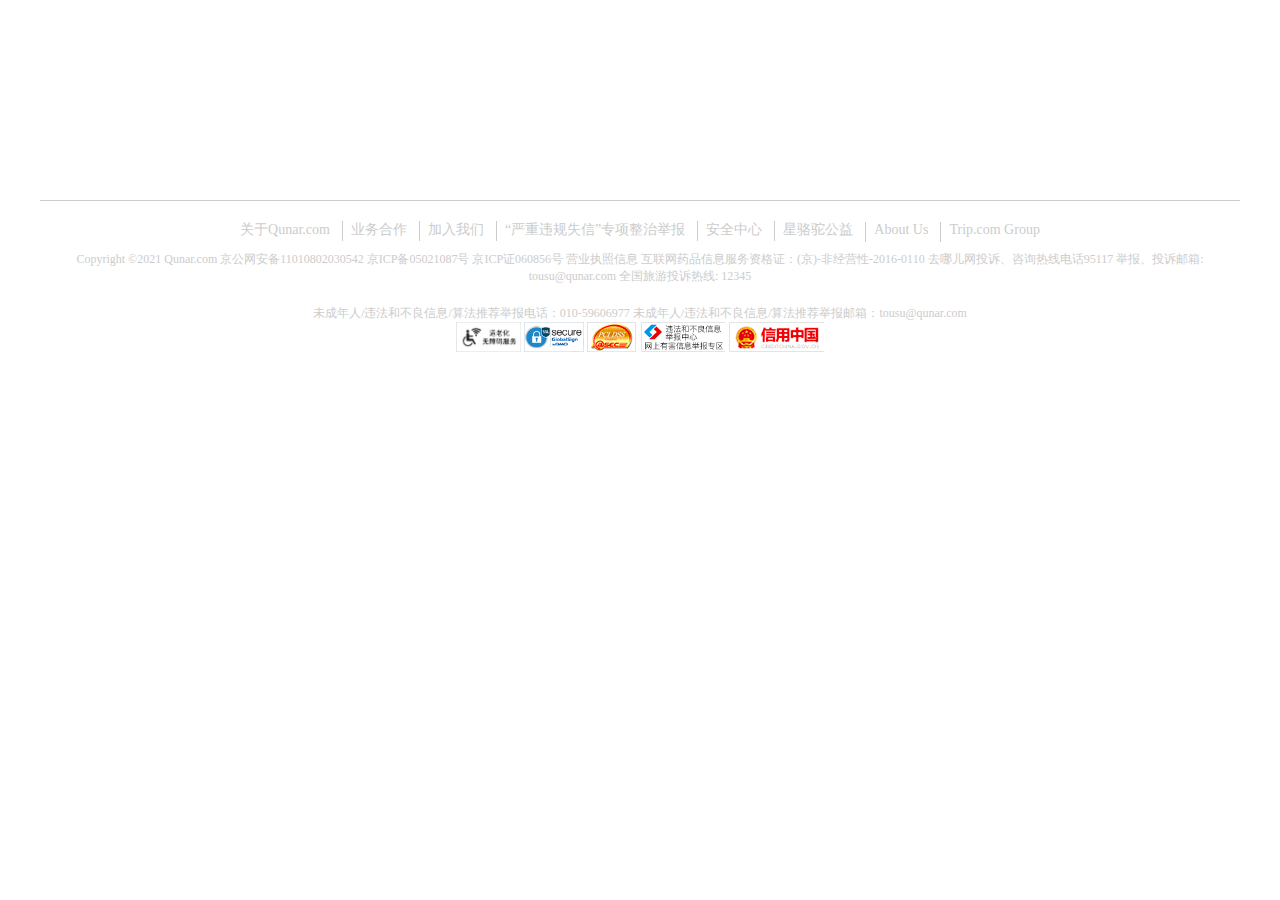
<file: goWhere_Web/foot.html>
<!DOCTYPE html>
<html lang="en">
<head>
    <meta charset="UTF-8">
    <meta name="viewport" content="width=device-width, initial-scale=1.0">
    <title>Document</title>
    <link rel="stylesheet" href="css/foot.css"> <!-- 引入尾部样式表 -->
</head>
<body>
    <div style="margin-bottom: 200px;"></div> <!-- 使用尾部页面时删除本行 -->

    <!-- 页尾开始 -->
    <div class="foot">
        <div class="foot_navi">
            <a href="#" class="drop">
                <div class="first block">关于Qunar.com</div>
            </a>
            <div class="droplist">
                <a href="#">
                    <div>联系我们</div>
                </a>
                <a href="#">
                    <div>用户协议</div>
                </a>
                <a href="#">
                    <div>常见问题</div>
                </a>
                <a href="#">
                    <div>友情链接</div>
                </a>
            </div>
            <a href="#">
                <div class="block">业务合作</div>
            </a>
            <a href="#">
                <div class="block">加入我们</div>
            </a>
            <a href="#">
                <div class="block">“严重违规失信”专项整治举报</div>
            </a>
            <a href="#">
                <div class="block">安全中心</div>
            </a>
            <a href="#">
                <div class="block">星骆驼公益</div>
            </a>
            <a href="#">
                <div class="block">About Us</div>
            </a>
            <a href="#">
                <div class="block">Trip.com Group</div>
            </a>
        </div>
        <a href="#">
            <div class="foot_info">
                <div class="copyright">
                    Copyright ©2021 Qunar.com 京公网安备11010802030542 京ICP备05021087号 京ICP证060856号 营业执照信息 互联网药品信息服务资格证：(京)-非经营性-2016-0110 去哪儿网投诉、咨询热线电话95117 举报、投诉邮箱: tousu@qunar.com 全国旅游投诉热线: 12345
                </div>
                <div class="report">
                    未成年人/违法和不良信息/算法推荐举报电话：010-59606977 未成年人/违法和不良信息/算法推荐举报邮箱：tousu@qunar.com
                </div>
                <div class="foot_pic">
                    <div class="pic_box pic1"></div>
                    <div class="pic_box pic2"></div>
                    <div class="pic_box pic3"></div>
                    <div class="pic_box pic4"></div>
                    <div class="pic_box pic5"></div>
                </div>
            </div>
        </a>
    </div>
    <!-- 页尾结束 -->
</body>
</html>
</file>
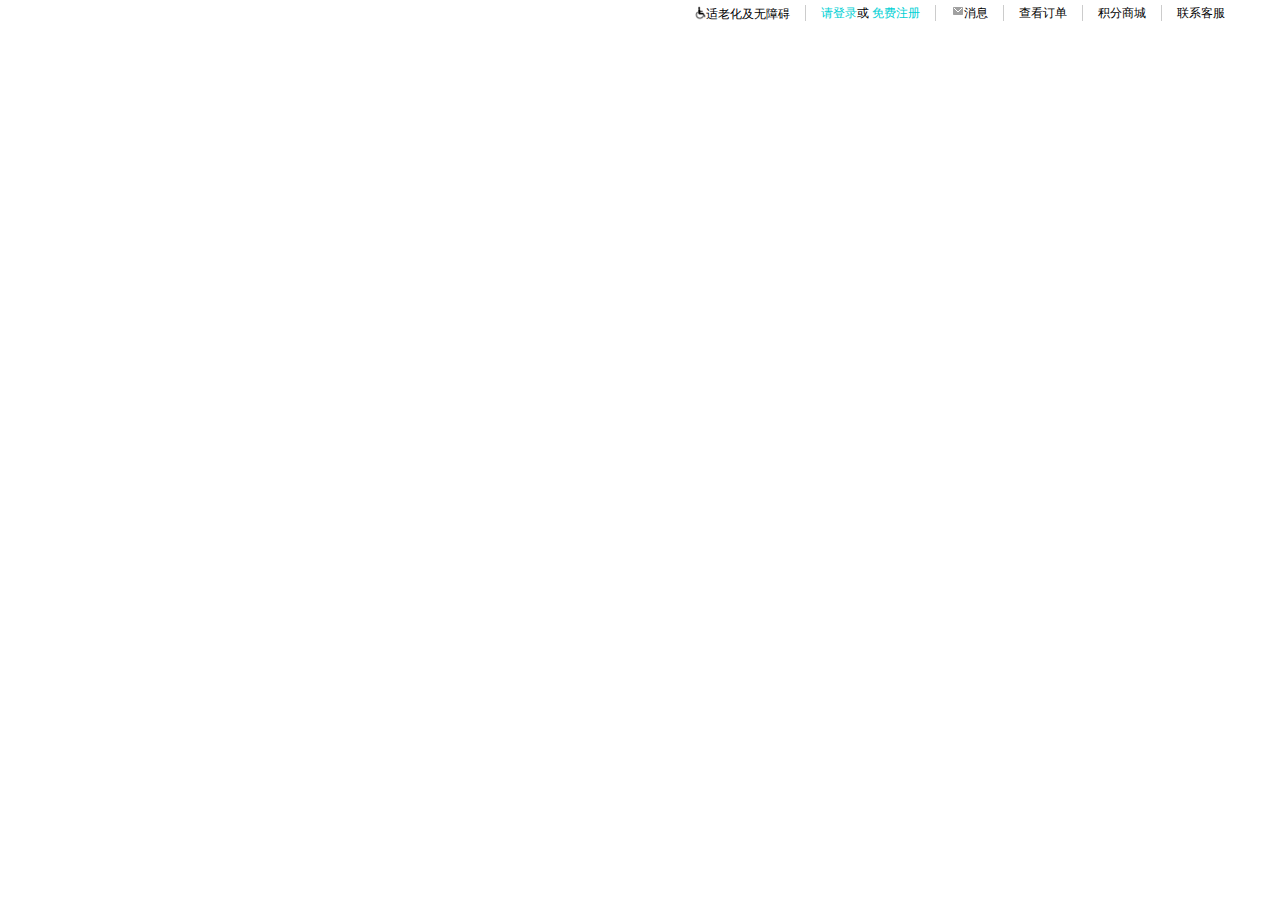
<file: goWhere_Web/head_navi.html>
<!DOCTYPE html>
<html lang="en">
<head>
    <meta charset="UTF-8">
    <meta name="viewport" content="width=device-width, initial-scale=1.0">
    <title>Document</title>
    <link rel="stylesheet" href="css/head_navi.css"> <!-- 头部导航栏样式表 -->
</head>
<body>
    <!-- 头部导航栏 -->
    <div class="head_navi">
        <a href="#">
            <div class="head_navi_box last">
                联系客服
            </div>
        </a>
        <a href="#">
            <div class="head_navi_box">
                积分商城
            </div>
        </a>
        <a href="#" class="info_drop">
            <div class="head_navi_box">
                查看订单
            </div>
        </a>
        <div class="info_drop_box">
                <a href="#">
                    <div class="infos">机票订单</div>
                </a>
                <a href="#">
                    <div class="infos">酒店订单</div>
                </a>
                <a href="#">
                    <div class="infos">公寓订单</div>
                </a>
                <a href="#">
                    <div class="infos">团购订单</div>
                </a>
                <a href="#">
                    <div class="infos">度假订单</div>
                </a>
                <a href="#">
                    <div class="infos">门票订单</div>
                </a>
                <a href="#">
                    <div class="infos">火车票订单</div>
                </a>
                <a href="#">
                    <div class="infos">汽车票订单</div>
                </a>
                <a href="#">
                    <div class="infos">车车订单</div>
                </a>
                <a href="#">
                    <div class="infos">Q商城订单</div>
                </a>
                <a href="#">
                    <div class="infos">当地人订单</div>
                </a>
                <a href="#">
                    <div class="infos">金融订单</div>
                </a>
                <a href="#">
                    <div class="infos">礼品卡订单</div>
                </a>
        </div>
        <a href="#">
            <div class="head_navi_box">
                <img src="assets/mail.png"> <!-- 原文件名：1638517377353_432231680.png -->
                消息
            </div>
        </a>
        <a href="#">
            <div class="head_navi_box">
                请<a href="login.html">登录</a>或
                <a href="login.html">免费注册</a>
            </div>
        </a>
        <a href="#" class="nochange">
            <div class="head_navi_box">
                <img src="assets/chairman.png"> <!-- 原文件名：Snipaste_2023-08-28_20-35-28.png -->
                适老化及无障碍
            </div>
        </a>
    </div>
    <!-- 头部导航栏结束 -->
</body>
</html>
</file>
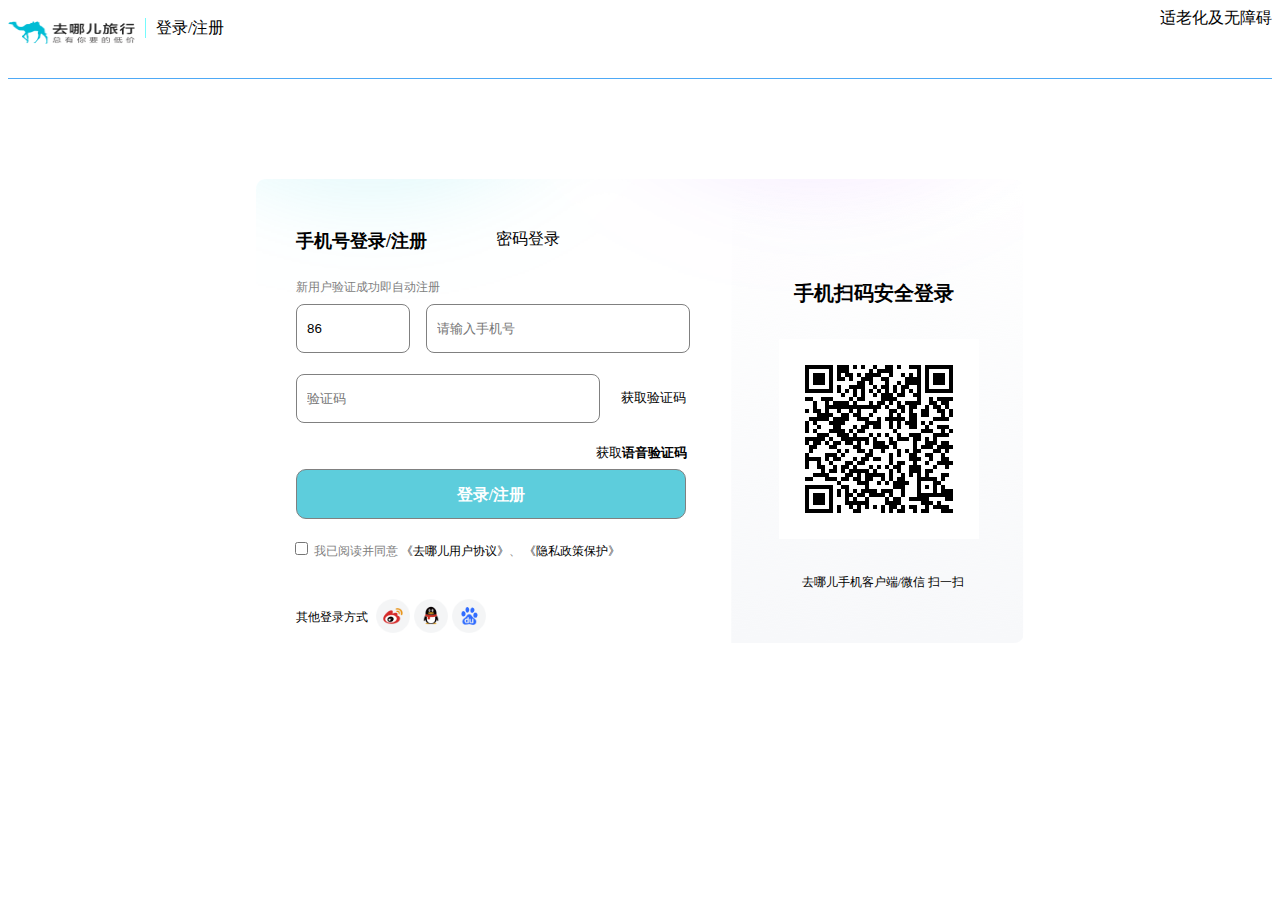
<file: goWhere_Web/login.html>
<!DOCTYPE html>
<html lang="en">
<head>
    <meta charset="UTF-8">
    <meta name="viewport" content="width=device-width, initial-scale=1.0">
    <title>手机号登录/注册</title>
    <link rel="stylesheet" href="css/login.css">
</head>
<body>
    <!-- head -->
    <div class="head">
        <img src="assets/LOGO.png">
        <div class="title_box">
            <div class="title">登录/注册</div>
        </div>
        <div class="right">适老化及无障碍</div>
    </div>

    <div class="login_box">
        <div class="w phone_login">
            <a href="#">
                手机号登录/注册
            </a>
        </div>
        <div class="w password_login">
            <a href="loginByPassword.html">
                密码登录
            </a>
        </div>
        <div class="w note">
            新用户验证成功即自动注册
        </div>
        <div class="w phone_num">
            <input type="text" value="86">
        </div>
        <div class="w phone_number">
            <input type="text" placeholder="请输入手机号">
        </div>
        <div class="w code">
            <input type="text" placeholder="验证码">
        </div>
        <div class="w get_code">
            <a href="#" style="color: #000;">获取验证码</a>
        </div>
        <div class="w sound_code">
            <a href="#" style="color: #000;">获取<b>语音验证码</b></a>
        </div>
        <div class="w login_btn">
            <a href="#" style="color: #fff;">
                登录/注册
            </a>
        </div>
        <div class="w rules">
            <input type="checkbox" name="rules">
            我已阅读并同意
            <a href="#">《去哪儿用户协议》</a>、
            <a href="#">《隐私政策保护》</a>
        </div>
        <div class="w other_login">
            其他登录方式
        </div>
        <div class="w other_login_pic">
            <a href="#"><img src="assets/weibo.png"></a>
            <a href="#"><img src="assets/QQ.png"></a>
            <a href="#"><img src="assets/baidu.png"></a>
        </div>
        <div class="w qrcode_note">
            <h2>手机扫码安全登录</h2>
        </div>
        <div class="w qrcode">
            <img src="assets/qrcode.png">
        </div>
        <div class="w app_note">
            去哪儿手机客户端/微信 扫一扫
        </div>
    </div>
</body>
</html>
</file>
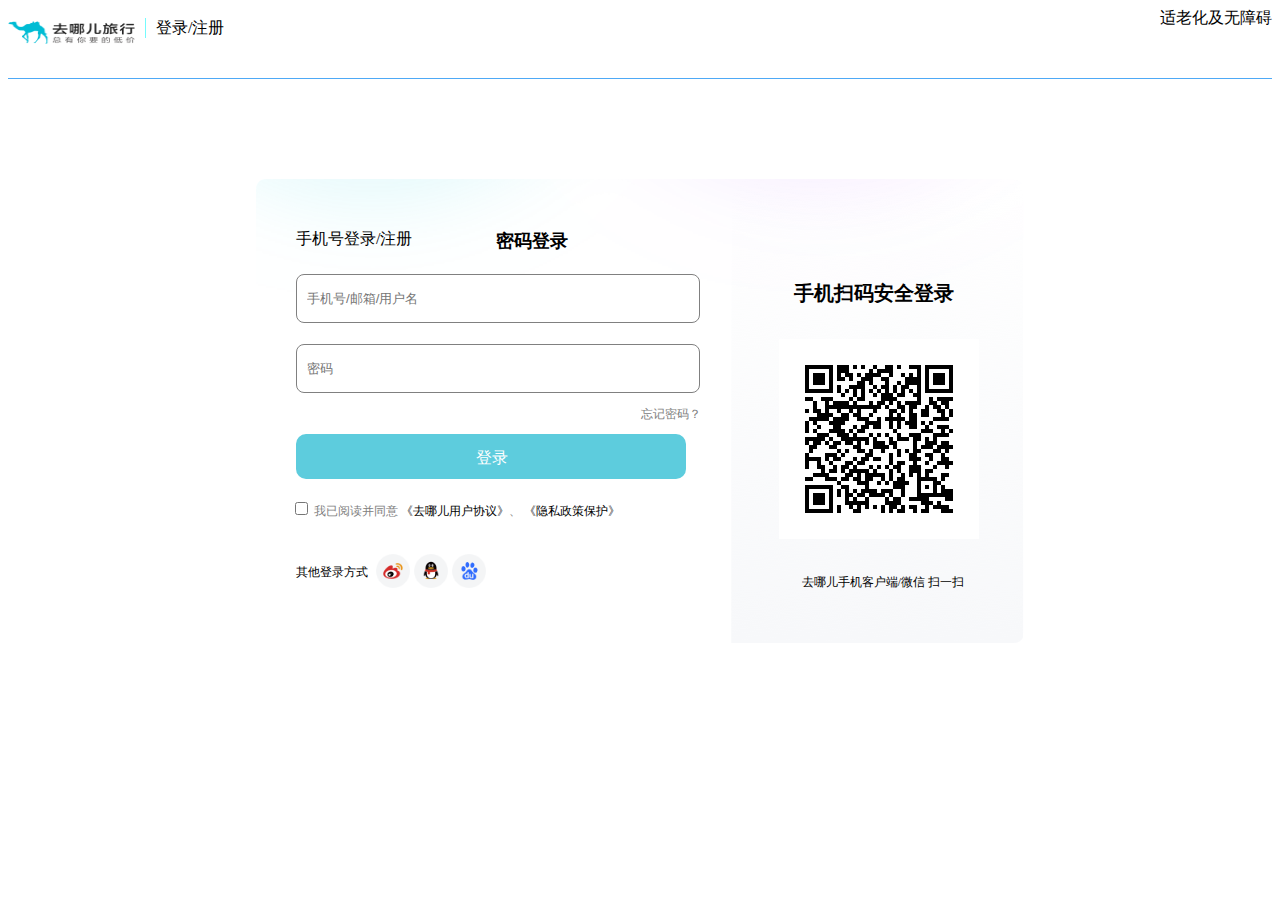
<file: goWhere_Web/loginByPassword.html>
<!DOCTYPE html>
<html lang="en">
<head>
    <meta charset="UTF-8">
    <meta name="viewport" content="width=device-width, initial-scale=1.0">
    <title>密码登录</title>
    <link rel="stylesheet" href="css/loginByPassword.css">
</head>
<body>
    <!-- head -->
    <div class="head">
        <img src="assets/LOGO.png">
        <div class="title_box">
            <div class="title">登录/注册</div>
        </div>
        <div class="right">适老化及无障碍</div>
    </div>

    <div class="login_box">
        <div class="w phone_login">
            <a href="login.html">
                手机号登录/注册
            </a>
        </div>
        <div class="w password_login">
            <a href="#">
                密码登录
            </a>
        </div>
        <div class="w account">
            <input type="text" placeholder="手机号/邮箱/用户名">
        </div>
        <div class="w password">
            <input type="text" placeholder="密码">
        </div>
        <div class="w forget">
            <a href="#" style="color: gray; font-size: 12px;">忘记密码？</a>
        </div>
        <div class="w btn">
            <a href="#" style="color: #fff;">
                <div style="width: 390px; height: 45px;">登录</div>
            </a>
        </div>
        <div class="w rules">
            <input type="checkbox" name="rules">
            我已阅读并同意
            <a href="#">《去哪儿用户协议》</a>、
            <a href="#">《隐私政策保护》</a>
        </div>
        <div class="w other_login">
            其他登录方式
        </div>
        <div class="w other_login_pic">
            <a href="#"><img src="assets/weibo.png"></a>
            <a href="#"><img src="assets/QQ.png"></a>
            <a href="#"><img src="assets/baidu.png"></a>
        </div>
        <div class="w qrcode_note">
            <h2>手机扫码安全登录</h2>
        </div>
        <div class="w qrcode">
            <img src="assets/qrcode.png">
        </div>
        <div class="w app_note">
            去哪儿手机客户端/微信 扫一扫
        </div>
    </div>
</body>
</html>
</file>
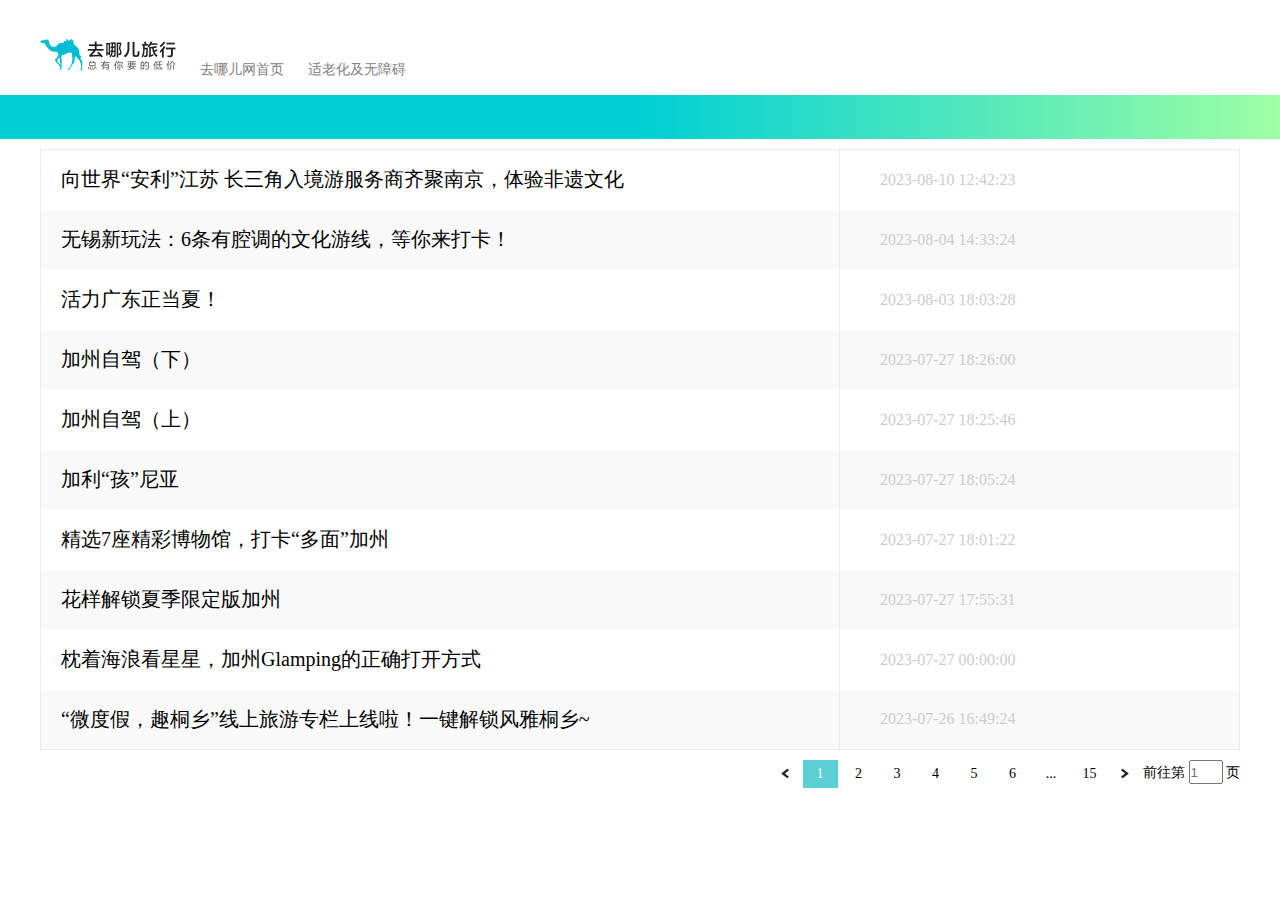
<file: goWhere_Web/quick_info.html>
<!DOCTYPE html>
<html lang="en">
<head>
    <meta charset="UTF-8">
    <meta name="viewport" content="width=device-width, initial-scale=1.0">
    <title>旅游快讯</title>
    <link rel="stylesheet" href="css/quick_info.css">
</head>
<body>
    <div class="head">
        <img src="assets/LOGO.png">
        <span style="font-size: 14px; color: gray; margin-left: 20px;">去哪儿网首页</span>
        <span style="font-size: 14px; color: gray; margin-left: 20px;">适老化及无障碍</span>
    </div>
    <div class="column"></div>
    <div class="main">
        <table>
            <tr>
                <td style="border-right: 1px solid #ececec; width: 780px; font-size: 20px; padding-left: 20px;">
                    向世界“安利”江苏 长三角入境游服务商齐聚南京，体验非遗文化
                </td>
                <td style="color: #ccc;">2023-08-10 12:42:23</td>
            </tr>
            <tr>
                <td style="border-right: 1px solid #ececec; width: 780px; font-size: 20px; padding-left: 20px;">
                    无锡新玩法：6条有腔调的文化游线，等你来打卡！
                </td>
                <td style="color: #ccc;">2023-08-04 14:33:24</td>
            </tr>
            <tr>
                <td style="border-right: 1px solid #ececec; width: 780px; font-size: 20px; padding-left: 20px;">
                    活力广东正当夏！
                </td>
                <td style="color: #ccc;">2023-08-03 18:03:28</td>
            </tr>
            <tr>
                <td style="border-right: 1px solid #ececec; width: 780px; font-size: 20px; padding-left: 20px;">
                    加州自驾（下）
                </td>
                <td style="color: #ccc;">2023-07-27 18:26:00</td>
            </tr>
            <tr>
                <td style="border-right: 1px solid #ececec; width: 780px; font-size: 20px; padding-left: 20px;">
                    加州自驾（上）
                </td>
                <td style="color: #ccc;">2023-07-27 18:25:46</td>
            </tr>
            <tr>
                <td style="border-right: 1px solid #ececec; width: 780px; font-size: 20px; padding-left: 20px;">
                    加利“孩”尼亚
                </td>
                <td style="color: #ccc;">2023-07-27 18:05:24</td>
            </tr>
            <tr>
                <td style="border-right: 1px solid #ececec; width: 780px; font-size: 20px; padding-left: 20px;">
                    精选7座精彩博物馆，打卡“多面”加州
                </td>
                <td style="color: #ccc;">2023-07-27 18:01:22</td>
            </tr>
            <tr>
                <td style="border-right: 1px solid #ececec; width: 780px; font-size: 20px; padding-left: 20px;">
                    花样解锁夏季限定版加州
                </td>
                <td style="color: #ccc;">2023-07-27 17:55:31</td>
            </tr>
            <tr>
                <td style="border-right: 1px solid #ececec; width: 780px; font-size: 20px; padding-left: 20px;">
                    枕着海浪看星星，加州Glamping的正确打开方式
                </td>
                <td style="color: #ccc;">2023-07-27 00:00:00</td>
            </tr>
            <tr>
                <td style="border-right: 1px solid #ececec; width: 780px; font-size: 20px; padding-left: 20px;">
                    “微度假，趣桐乡”线上旅游专栏上线啦！一键解锁风雅桐乡~
                </td>
                <td style="color: #ccc;">2023-07-26 16:49:24</td>
            </tr>
        </table>
    </div>
    <div class="page">
        <div class="goto">
            前往第
            <input type="text" placeholder="1" style="width: 30px; height: 20px;">
            页
        </div>
        <div class="left_arrow">
            <img src="assets/right.png">
        </div>
        <div class="page_num">
            <ul>
                <a href="#">
                    <li style="background-color: #5ad0d5; color: #fff;">1</li>
                </a>
                <a href="#">
                    <li>2</li>
                </a>
                <a href="#">
                    <li>3</li>
                </a>
                <a href="#">
                    <li>4</li>
                </a>
                <a href="#">
                    <li>5</li>
                </a>
                <a href="#">
                    <li>6</li>
                </a>
                <a href="#">
                    <li>...</li>
                </a>
                <a href="#">
                    <li>15</li>
                </a>
            </ul>
        </div>
        <div class="right_arrow">
            <img src="assets/left.png">
        </div>
    </div>
</body>
</html>
</file>
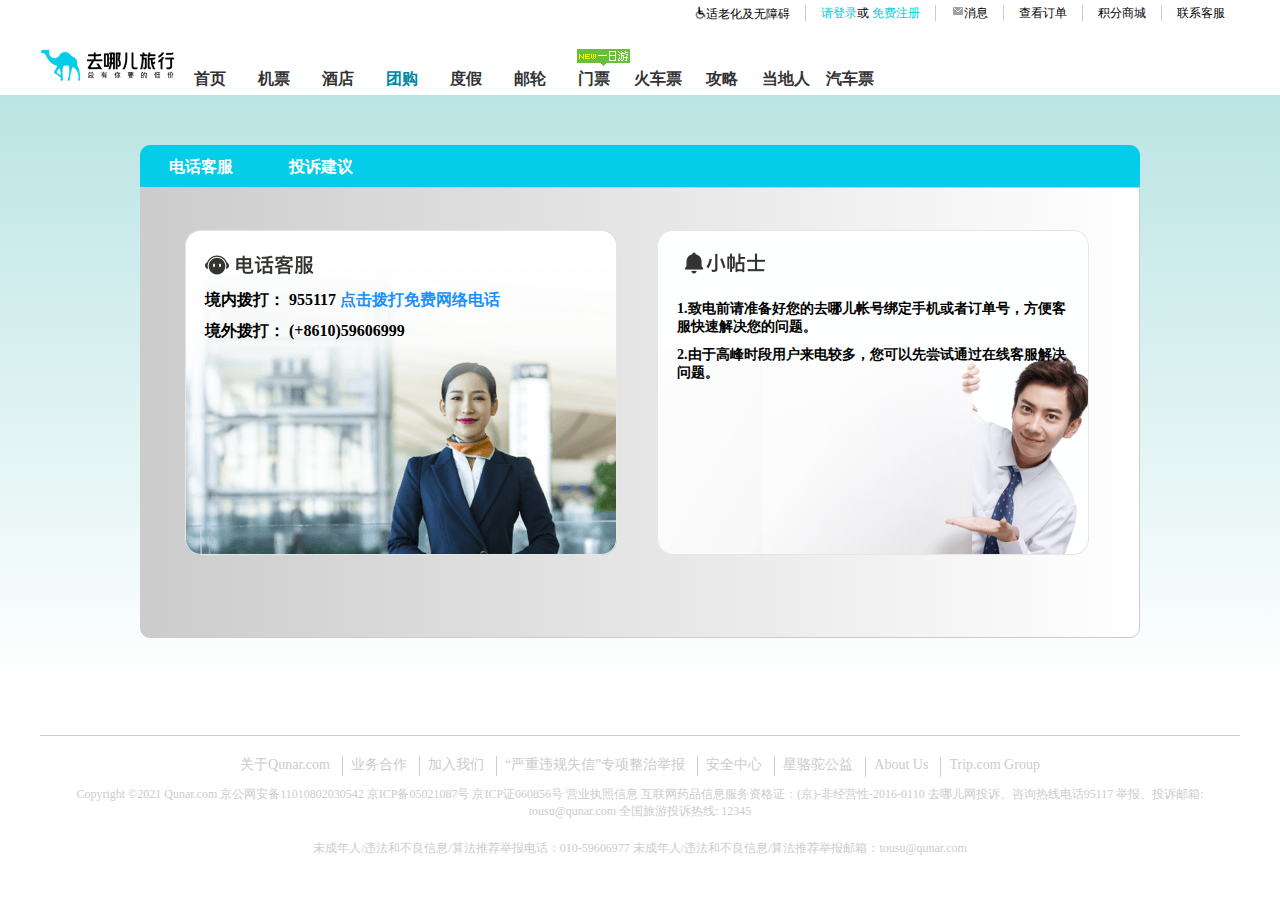
<file: goWhere_Web/report.html>
<!DOCTYPE html>
<html lang="en">
<head>
    <meta charset="UTF-8">
    <meta name="viewport" content="width=device-width, initial-scale=1.0">
    <title>投诉建议</title>
    <link rel="stylesheet" href="css/report.css">
    <link rel="stylesheet" href="css/head_navi.css">
    <link rel="stylesheet" href="css/foot.css">
    <link rel="stylesheet" href="swiper/swiper-bundle.min.css">
</head>
<body>
    <!-- 头部导航栏 -->
    <div class="head_navi">
        <a href="#">
            <div class="head_navi_box last">
                联系客服
            </div>
        </a>
        <a href="#">
            <div class="head_navi_box">
                积分商城
            </div>
        </a>
        <a href="#" class="info_drop">
            <div class="head_navi_box">
                查看订单
            </div>
        </a>
        <div class="info_drop_box">
                <a href="#">
                    <div class="infos">机票订单</div>
                </a>
                <a href="#">
                    <div class="infos">酒店订单</div>
                </a>
                <a href="#">
                    <div class="infos">公寓订单</div>
                </a>
                <a href="#">
                    <div class="infos">团购订单</div>
                </a>
                <a href="#">
                    <div class="infos">度假订单</div>
                </a>
                <a href="#">
                    <div class="infos">门票订单</div>
                </a>
                <a href="#">
                    <div class="infos">火车票订单</div>
                </a>
                <a href="#">
                    <div class="infos">汽车票订单</div>
                </a>
                <a href="#">
                    <div class="infos">车车订单</div>
                </a>
                <a href="#">
                    <div class="infos">Q商城订单</div>
                </a>
                <a href="#">
                    <div class="infos">当地人订单</div>
                </a>
                <a href="#">
                    <div class="infos">金融订单</div>
                </a>
                <a href="#">
                    <div class="infos">礼品卡订单</div>
                </a>
        </div>
        <a href="#">
            <div class="head_navi_box">
                <img src="assets/mail.png"> <!-- 原文件名：1638517377353_432231680.png -->
                消息
            </div>
        </a>
        <a href="#">
            <div class="head_navi_box">
                请<a href="login.html">登录</a>或
                <a href="login.html">免费注册</a>
            </div>
        </a>
        <a href="#" class="nochange">
            <div class="head_navi_box">
                <img src="assets/chairman.png"> <!-- 原文件名：Snipaste_2023-08-28_20-35-28.png -->
                适老化及无障碍
            </div>
        </a>
    </div>
    <!-- navi 可复用 -->
    <div class="navi">
        <div class="img">
            <img src="assets/navi_logo.png">
        </div>
        <a href="">
            <div class="navi_box index">首页</div>
        </a>
        <a href="fly_ticket.html">
            <div class="navi_box fly_ticket">机票</div>
        </a>
        <a href="">
            <div class="navi_box hotel">酒店</div>
        </a>
        <a href="#" class="buy_together_jump" style="color: #0088a4;">
            <div class="navi_box buy_together">团购</div>
        </a>
        <div class="buy_together_drop_list">
            <a href="#">度假团购</a>
            <a href="#">周边休闲</a>
            <a href="#">长途游</a>
        </div>
        <a href="">
            <div class="navi_box vacation">度假</div>
        </a>
        <a href="">
            <div class="navi_box boat">邮轮</div>
        </a>
        <!-- 小轮播图 -->
        <div class="carousel">
            <div class="swiper mySwiper">
                <div class="swiper-wrapper">
                  <div class="swiper-slide">
                    <img src="assets/mp-daytrip.png">
                  </div>
                  <div class="swiper-slide">
                    <img src="assets/local.gif">
                  </div>
                  <div class="swiper-slide">
                    <img src="assets/mp-daytrip.png">
                  </div>
                </div>
            </div>
        </div>
        <a href="" class="ticket_jump">
            <div class="navi_box ticket">门票</div>
        </a>
        <div class="ticket_drop_list">
            <a href="">境内门票</a>
            <a href="" style="color: red;">品质一日游</a>
            <a href="">玩转海外</a>
            <a href="">港澳台门票</a>
            <a href="">地图找景点</a>
        </div>
        <a href="train_ticket.html">
            <div class="navi_box train">火车票</div>
        </a>
        <a href="" class="help_jump">
            <div class="navi_box help">攻略</div>
        </a>
        <div class="help_drop_list">
            <a href="">攻略首页</a>
            <a href="">攻略库</a>
            <a href="">目的地</a>
            <a href="">创建行程</a>
            <a href="" style="color: red;">发表游记</a>
            <a href="">创造者平台</a>
        </div>
        <a href="" class="local_jump">
            <div class="navi_box local">当地人</div>
        </a>
        <div class="local_drop_list">
            <a href="">当地人首页</a>
            <a href="" style="color: red;">出境WiFi</a>
            <a href="">旅游包车</a>
            <a href="">一日游</a>
            <a href="">导游讲解</a>
            <a href="">交通卡</a>
        </div>
        <a href="">
            <div class="navi_box car_ticket">汽车票</div>
        </a>
    </div>

    <div class="main">
        <div class="main_box">
            <div class="box_head">
                <a href="#">
                    <div class="help">
                        电话客服
                    </div>
                </a>
                <a href="#">
                    <div class="report">
                        投诉建议
                    </div>
                </a>
            </div>
            <div class="box_content">
                <div class="kf1">
                    <p style="margin-top: 60px; margin-left: 20px; margin-bottom: 10px; font-weight: bold;">
                        <span>境内拨打： 955117</span>
                        <a href="#" style="text-decoration: none; color: #1890ff;">
                            <span>点击拨打免费网络电话</span>
                        </a>
                        <div style="margin-left: 20px; font-weight: bold;">
                            境外拨打： (+8610)59606999
                        </div>
                    </p>
                </div>
                <div class="kf2">
                    <p style="font-weight: bold; margin: 70px 20px 10px 20px; font-size: 14px;">
                        1.致电前请准备好您的去哪儿帐号绑定手机或者订单号，方便客服快速解决您的问题。
                    </p>
                    <p style="font-weight: bold; margin: 0 20px 10px 20px; font-size: 14px;">
                        2.由于高峰时段用户来电较多，您可以先尝试通过在线客服解决问题。
                    </p>
                </div>
            </div>
        </div>
    </div>

    <!-- 页尾开始 -->
    <div class="foot">
        <div class="foot_navi">
            <a href="#" class="drop">
                <div class="first block">关于Qunar.com</div>
            </a>
            <div class="droplist">
                <a href="#">
                    <div>联系我们</div>
                </a>
                <a href="#">
                    <div>用户协议</div>
                </a>
                <a href="#">
                    <div>常见问题</div>
                </a>
                <a href="#">
                    <div>友情链接</div>
                </a>
            </div>
            <a href="#">
                <div class="block">业务合作</div>
            </a>
            <a href="#">
                <div class="block">加入我们</div>
            </a>
            <a href="#">
                <div class="block">“严重违规失信”专项整治举报</div>
            </a>
            <a href="#">
                <div class="block">安全中心</div>
            </a>
            <a href="#">
                <div class="block">星骆驼公益</div>
            </a>
            <a href="#">
                <div class="block">About Us</div>
            </a>
            <a href="#">
                <div class="block">Trip.com Group</div>
            </a>
        </div>
        <a href="#">
            <div class="foot_info">
                <div class="copyright">
                    Copyright ©2021 Qunar.com 京公网安备11010802030542 京ICP备05021087号 京ICP证060856号 营业执照信息 互联网药品信息服务资格证：(京)-非经营性-2016-0110 去哪儿网投诉、咨询热线电话95117 举报、投诉邮箱: tousu@qunar.com 全国旅游投诉热线: 12345
                </div>
                <div class="report">
                    未成年人/违法和不良信息/算法推荐举报电话：010-59606977 未成年人/违法和不良信息/算法推荐举报邮箱：tousu@qunar.com
                </div>
            </div>
        </a>
    </div>
    <!-- 页尾结束 -->

    <!-- Swiper JS -->
    <script src="swiper/swiper-bundle.min.js"></script>

    <!-- Initialize Swiper -->
    <script>
        var swiper = new Swiper(".mySwiper", {
          spaceBetween: 30,
          centeredSlides: true,
          autoplay: {
            delay: 1500,
            disableOnInteraction: false,
          },
        });
  </script>
</body>
</html>
</file>
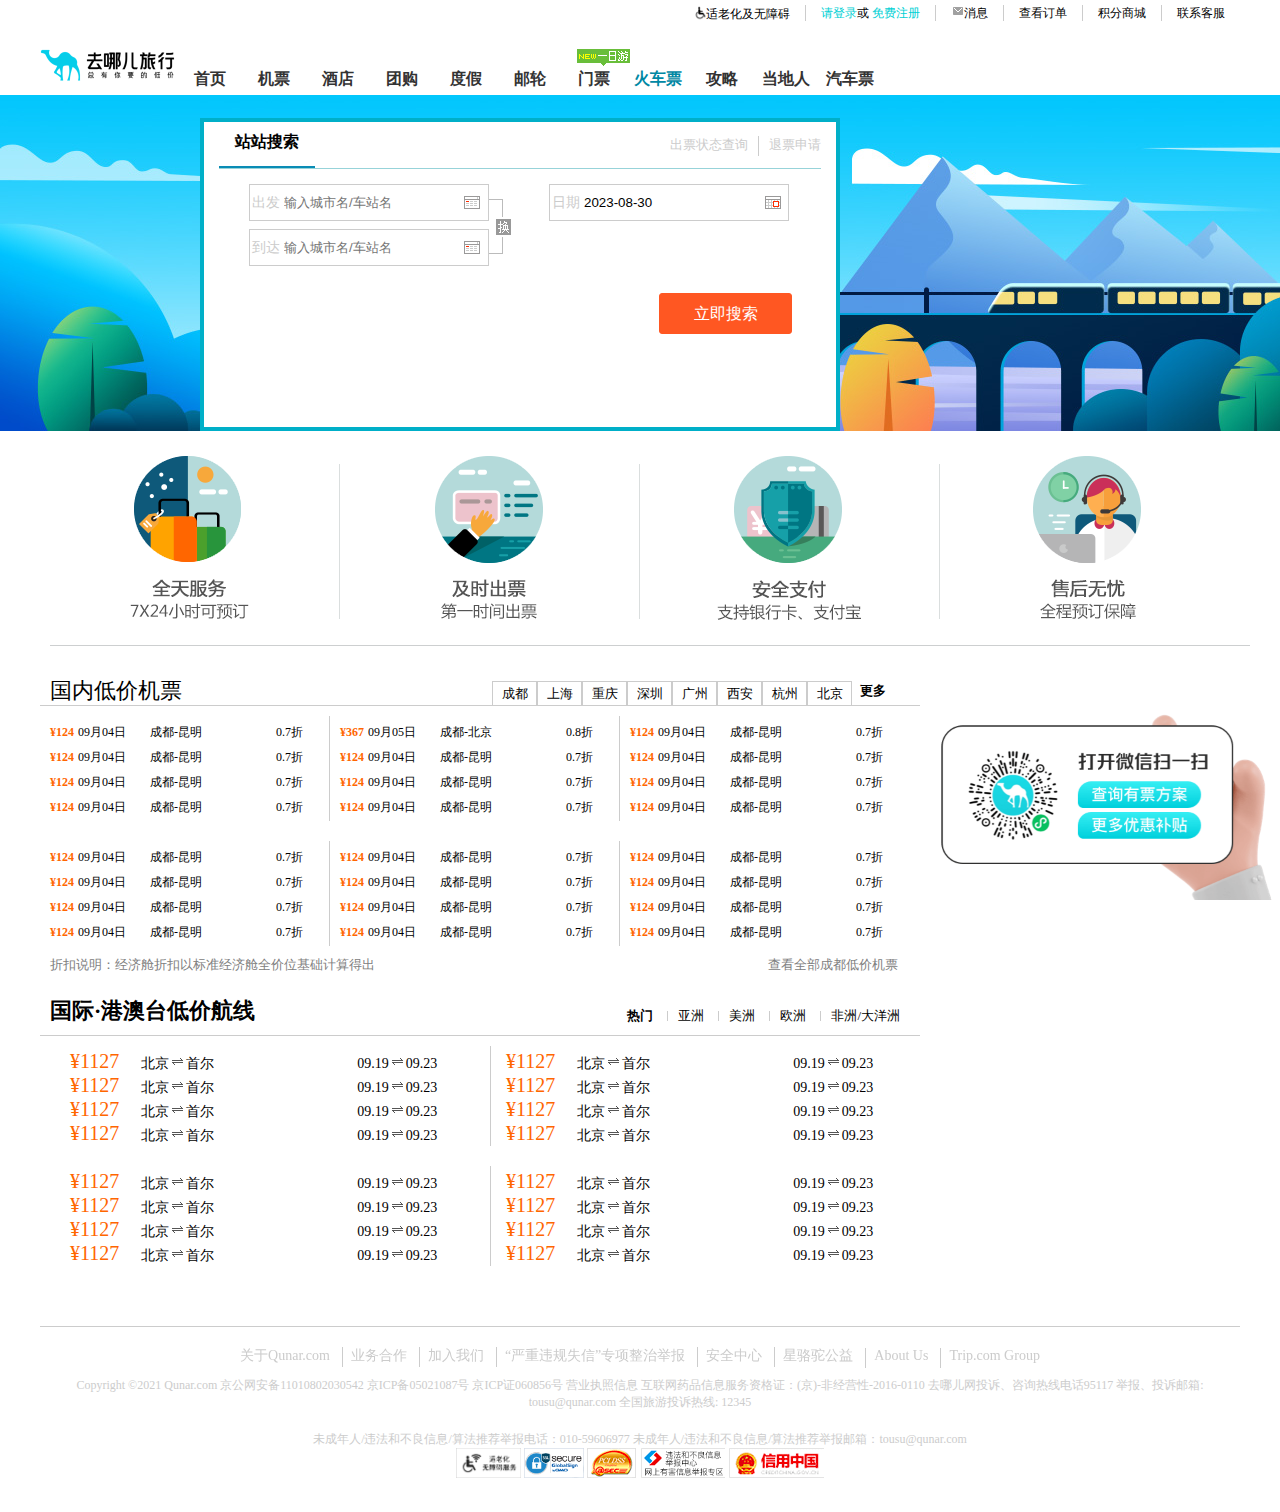
<file: goWhere_Web/train_ticket.html>
<!DOCTYPE html>
<html lang="en">
<head>
    <meta charset="UTF-8">
    <meta name="viewport" content="width=device-width, initial-scale=1.0">
    <title>火车票预订</title>
    <link rel="stylesheet" href="css/head_navi.css">
    <link rel="stylesheet" href="css/foot.css">
    <link rel="stylesheet" href="css/train_ticket.css">
    <link rel="stylesheet" href="swiper/swiper-bundle.min.css"> <!-- 轮播图样式表 -->
</head>
<body>
    <!-- head_navi -->
    <div class="head_navi">
        <a href="#">
            <div class="head_navi_box last">
                联系客服
            </div>
        </a>
        <a href="#">
            <div class="head_navi_box">
                积分商城
            </div>
        </a>
        <a href="#" class="info_drop">
            <div class="head_navi_box">
                查看订单
            </div>
        </a>
        <div class="info_drop_box">
                <a href="#">
                    <div class="infos">机票订单</div>
                </a>
                <a href="#">
                    <div class="infos">酒店订单</div>
                </a>
                <a href="#">
                    <div class="infos">公寓订单</div>
                </a>
                <a href="#">
                    <div class="infos">团购订单</div>
                </a>
                <a href="#">
                    <div class="infos">度假订单</div>
                </a>
                <a href="#">
                    <div class="infos">门票订单</div>
                </a>
                <a href="#">
                    <div class="infos">火车票订单</div>
                </a>
                <a href="#">
                    <div class="infos">汽车票订单</div>
                </a>
                <a href="#">
                    <div class="infos">车车订单</div>
                </a>
                <a href="#">
                    <div class="infos">Q商城订单</div>
                </a>
                <a href="#">
                    <div class="infos">当地人订单</div>
                </a>
                <a href="#">
                    <div class="infos">金融订单</div>
                </a>
                <a href="#">
                    <div class="infos">礼品卡订单</div>
                </a>
        </div>
        <a href="#">
            <div class="head_navi_box">
                <img src="assets/mail.png">
                消息
            </div>
        </a>
        <a href="#">
            <div class="head_navi_box">
                请<a href="login.html">登录</a>或
                <a href="login.html">免费注册</a>
            </div>
        </a>
        <a href="#" class="nochange">
            <div class="head_navi_box">
                <img src="assets/chairman.png">
                适老化及无障碍
            </div>
        </a>
    </div>
    <!-- navi栏 可复用 -->
    <div class="navi">
        <div class="img">
            <img src="assets/navi_logo.png">
        </div>
        <a href="">
            <div class="navi_box index">首页</div>
        </a>
        <a href="fly_ticket.html">
            <div class="navi_box fly_ticket">机票</div>
        </a>
        <a href="">
            <div class="navi_box hotel">酒店</div>
        </a>
        <a href="report.html" class="buy_together_jump">
            <div class="navi_box buy_together">团购</div>
        </a>
        <div class="buy_together_drop_list">
            <a href="#">度假团购</a>
            <a href="#">周边休闲</a>
            <a href="#">长途游</a>
        </div>
        <a href="">
            <div class="navi_box vacation">度假</div>
        </a>
        <a href="">
            <div class="navi_box boat">邮轮</div>
        </a>
        <!-- 小轮播图 -->
        <div class="carousel">
            <div class="swiper mySwiper">
                <div class="swiper-wrapper">
                  <div class="swiper-slide">
                    <img src="assets/mp-daytrip.png">
                  </div>
                  <div class="swiper-slide">
                    <img src="assets/local.gif">
                  </div>
                  <div class="swiper-slide">
                    <img src="assets/mp-daytrip.png">
                  </div>
                </div>
            </div>
        </div>
        <a href="" class="ticket_jump">
            <div class="navi_box ticket">门票</div>
        </a>
        <div class="ticket_drop_list">
            <a href="">境内门票</a>
            <a href="" style="color: red;">品质一日游</a>
            <a href="">玩转海外</a>
            <a href="">港澳台门票</a>
            <a href="">地图找景点</a>
        </div>
        <a href="train_ticket.html" style="color: #0088a4;">
            <div class="navi_box train">火车票</div>
        </a>
        <a href="" class="help_jump">
            <div class="navi_box help">攻略</div>
        </a>
        <div class="help_drop_list">
            <a href="">攻略首页</a>
            <a href="">攻略库</a>
            <a href="">目的地</a>
            <a href="">创建行程</a>
            <a href="" style="color: red;">发表游记</a>
            <a href="">创造者平台</a>
        </div>
        <a href="" class="local_jump">
            <div class="navi_box local">当地人</div>
        </a>
        <div class="local_drop_list">
            <a href="">当地人首页</a>
            <a href="" style="color: red;">出境WiFi</a>
            <a href="">旅游包车</a>
            <a href="">一日游</a>
            <a href="">导游讲解</a>
            <a href="">交通卡</a>
        </div>
        <a href="">
            <div class="navi_box car_ticket">汽车票</div>
        </a>
    </div>
    <!-- 搜索框 -->
    <div class="reservation">
        <div class="reservation_place">
            <div class="reservation_box">
                <div class="reservation_box_head">
                    <div class="title">
                        站站搜索
                    </div>
                    <div class="ticket_info">
                        <a href="#">
                            <div class="ticket_get">出票状态查询</div>
                        </a>
                        <a href="#">
                            <div class="ticket_refund">退票申请</div>
                        </a>
                    </div>
                </div>
                <div class="reservation_box_main">
                    <div class="input">
                        <div class="input_box go">
                            <span style="font-size: 14px; color: #ccc; margin-left: 2px;">出发</span>
                            <input type="text" placeholder="输入城市名/车站名">
                            <div class="pic"></div>
                        </div>
                        <div class="input_box to">
                            <span style="font-size: 14px; color: #ccc; margin-left: 2px;">到达</span>
                            <input type="text" placeholder="输入城市名/车站名">
                            <div class="pic"></div>
                        </div>
                        <div class="change"></div>
                        <div class="input_box date">
                            <span style="font-size: 14px; color: #ccc; margin-left: 2px;">日期</span>
                            <input type="text" value="2023-08-30">
                            <div class="pic"></div>
                        </div>
                    </div>
                    <div class="btn">
                        <a href="#" style="color: #fff;">
                            <div>立即搜索</div>
                        </a>
                    </div>
                </div>
            </div>
        </div>
    </div>
    <!-- 优点图 -->
    <div class="pic_box"></div>
    <!-- 国内机票 -->
    <div class="body">
        <div class="country">
            <div class="country_head">
                <div class="title">国内低价机票</div>
                <div class="choose">
                    <ul>
                        <a href="#">
                            <li>成都</li>
                        </a>
                        <a href="#">
                            <li>上海</li>
                        </a>
                        <a href="#">
                            <li>重庆</li>
                        </a>
                        <a href="#">
                            <li>深圳</li>
                        </a>
                        <a href="#">
                            <li>广州</li>
                        </a>
                        <a href="#">
                            <li>西安</li>
                        </a>
                        <a href="#">
                            <li>杭州</li>
                        </a>
                        <a href="#">
                            <li>北京</li>
                        </a>
                    </ul>
                </div>
                <a href="#" style="text-decoration: none; color: #000;">
                    <div class="more">更多</div>
                </a>
            </div>
            <div class="country_ticket">
                <div class="box">
                    <div class="info">
                        <a href="#">
                            <span style="font-size: 12px; color: #ff6600; font-weight: bold;">¥124</span>
                            <span style="font-size: 12px;">09月04日</span>
                            <span style="font-size: 12px; margin-left: 20px;">成都-昆明</span>
                            <span style="font-size: 12px; margin-left: 70px;">0.7折</span>
                        </a>
                    </div>
                    <div class="info">
                        <a href="#">
                            <span style="font-size: 12px; color: #ff6600; font-weight: bold;">¥124</span>
                            <span style="font-size: 12px;">09月04日</span>
                            <span style="font-size: 12px; margin-left: 20px;">成都-昆明</span>
                            <span style="font-size: 12px; margin-left: 70px;">0.7折</span>
                        </a>
                    </div>
                    <div class="info">
                        <a href="#">
                            <span style="font-size: 12px; color: #ff6600; font-weight: bold;">¥124</span>
                            <span style="font-size: 12px;">09月04日</span>
                            <span style="font-size: 12px; margin-left: 20px;">成都-昆明</span>
                            <span style="font-size: 12px; margin-left: 70px;">0.7折</span>
                        </a>
                    </div>
                    <div class="info">
                        <a href="#">
                            <span style="font-size: 12px; color: #ff6600; font-weight: bold;">¥124</span>
                            <span style="font-size: 12px;">09月04日</span>
                            <span style="font-size: 12px; margin-left: 20px;">成都-昆明</span>
                            <span style="font-size: 12px; margin-left: 70px;">0.7折</span>
                        </a>
                    </div>
                </div>
                <div class="box">
                    <div class="info">
                        <a href="#">
                            <span style="font-size: 12px; color: #ff6600; font-weight: bold;">¥367</span>
                            <span style="font-size: 12px;">09月05日</span>
                            <span style="font-size: 12px; margin-left: 20px;">成都-北京</span>
                            <span style="font-size: 12px; margin-left: 70px;">0.8折</span>
                        </a>
                    </div>
                    <div class="info">
                        <a href="#">
                            <span style="font-size: 12px; color: #ff6600; font-weight: bold;">¥124</span>
                            <span style="font-size: 12px;">09月04日</span>
                            <span style="font-size: 12px; margin-left: 20px;">成都-昆明</span>
                            <span style="font-size: 12px; margin-left: 70px;">0.7折</span>
                        </a>
                    </div>
                    <div class="info">
                        <a href="#">
                            <span style="font-size: 12px; color: #ff6600; font-weight: bold;">¥124</span>
                            <span style="font-size: 12px;">09月04日</span>
                            <span style="font-size: 12px; margin-left: 20px;">成都-昆明</span>
                            <span style="font-size: 12px; margin-left: 70px;">0.7折</span>
                        </a>
                    </div>
                    <div class="info">
                        <a href="#">
                            <span style="font-size: 12px; color: #ff6600; font-weight: bold;">¥124</span>
                            <span style="font-size: 12px;">09月04日</span>
                            <span style="font-size: 12px; margin-left: 20px;">成都-昆明</span>
                            <span style="font-size: 12px; margin-left: 70px;">0.7折</span>
                        </a>
                    </div>
                </div>
                <div class="box_noborder">
                    <div class="info">
                        <a href="#">
                            <span style="font-size: 12px; color: #ff6600; font-weight: bold;">¥124</span>
                            <span style="font-size: 12px;">09月04日</span>
                            <span style="font-size: 12px; margin-left: 20px;">成都-昆明</span>
                            <span style="font-size: 12px; margin-left: 70px;">0.7折</span>
                        </a>
                    </div>
                    <div class="info">
                        <a href="#">
                            <span style="font-size: 12px; color: #ff6600; font-weight: bold;">¥124</span>
                            <span style="font-size: 12px;">09月04日</span>
                            <span style="font-size: 12px; margin-left: 20px;">成都-昆明</span>
                            <span style="font-size: 12px; margin-left: 70px;">0.7折</span>
                        </a>
                    </div>
                    <div class="info">
                        <a href="#">
                            <span style="font-size: 12px; color: #ff6600; font-weight: bold;">¥124</span>
                            <span style="font-size: 12px;">09月04日</span>
                            <span style="font-size: 12px; margin-left: 20px;">成都-昆明</span>
                            <span style="font-size: 12px; margin-left: 70px;">0.7折</span>
                        </a>
                    </div>
                    <div class="info">
                        <a href="#">
                            <span style="font-size: 12px; color: #ff6600; font-weight: bold;">¥124</span>
                            <span style="font-size: 12px;">09月04日</span>
                            <span style="font-size: 12px; margin-left: 20px;">成都-昆明</span>
                            <span style="font-size: 12px; margin-left: 70px;">0.7折</span>
                        </a>
                    </div>
                </div>
                <div class="box">
                    <div class="info">
                        <a href="#">
                            <span style="font-size: 12px; color: #ff6600; font-weight: bold;">¥124</span>
                            <span style="font-size: 12px;">09月04日</span>
                            <span style="font-size: 12px; margin-left: 20px;">成都-昆明</span>
                            <span style="font-size: 12px; margin-left: 70px;">0.7折</span>
                        </a>
                    </div>
                    <div class="info">
                        <a href="#">
                            <span style="font-size: 12px; color: #ff6600; font-weight: bold;">¥124</span>
                            <span style="font-size: 12px;">09月04日</span>
                            <span style="font-size: 12px; margin-left: 20px;">成都-昆明</span>
                            <span style="font-size: 12px; margin-left: 70px;">0.7折</span>
                        </a>
                    </div>
                    <div class="info">
                        <a href="#">
                            <span style="font-size: 12px; color: #ff6600; font-weight: bold;">¥124</span>
                            <span style="font-size: 12px;">09月04日</span>
                            <span style="font-size: 12px; margin-left: 20px;">成都-昆明</span>
                            <span style="font-size: 12px; margin-left: 70px;">0.7折</span>
                        </a>
                    </div>
                    <div class="info">
                        <a href="#">
                            <span style="font-size: 12px; color: #ff6600; font-weight: bold;">¥124</span>
                            <span style="font-size: 12px;">09月04日</span>
                            <span style="font-size: 12px; margin-left: 20px;">成都-昆明</span>
                            <span style="font-size: 12px; margin-left: 70px;">0.7折</span>
                        </a>
                    </div>
                </div>
                <div class="box">
                    <div class="info">
                        <a href="#">
                            <span style="font-size: 12px; color: #ff6600; font-weight: bold;">¥124</span>
                            <span style="font-size: 12px;">09月04日</span>
                            <span style="font-size: 12px; margin-left: 20px;">成都-昆明</span>
                            <span style="font-size: 12px; margin-left: 70px;">0.7折</span>
                        </a>
                    </div>
                    <div class="info">
                        <a href="#">
                            <span style="font-size: 12px; color: #ff6600; font-weight: bold;">¥124</span>
                            <span style="font-size: 12px;">09月04日</span>
                            <span style="font-size: 12px; margin-left: 20px;">成都-昆明</span>
                            <span style="font-size: 12px; margin-left: 70px;">0.7折</span>
                        </a>
                    </div>
                    <div class="info">
                        <a href="#">
                            <span style="font-size: 12px; color: #ff6600; font-weight: bold;">¥124</span>
                            <span style="font-size: 12px;">09月04日</span>
                            <span style="font-size: 12px; margin-left: 20px;">成都-昆明</span>
                            <span style="font-size: 12px; margin-left: 70px;">0.7折</span>
                        </a>
                    </div>
                    <div class="info">
                        <a href="#">
                            <span style="font-size: 12px; color: #ff6600; font-weight: bold;">¥124</span>
                            <span style="font-size: 12px;">09月04日</span>
                            <span style="font-size: 12px; margin-left: 20px;">成都-昆明</span>
                            <span style="font-size: 12px; margin-left: 70px;">0.7折</span>
                        </a>
                    </div>
                </div>
                <div class="box_noborder">
                    <div class="info">
                        <a href="#">
                            <span style="font-size: 12px; color: #ff6600; font-weight: bold;">¥124</span>
                            <span style="font-size: 12px;">09月04日</span>
                            <span style="font-size: 12px; margin-left: 20px;">成都-昆明</span>
                            <span style="font-size: 12px; margin-left: 70px;">0.7折</span>
                        </a>
                    </div>
                    <div class="info">
                        <a href="#">
                            <span style="font-size: 12px; color: #ff6600; font-weight: bold;">¥124</span>
                            <span style="font-size: 12px;">09月04日</span>
                            <span style="font-size: 12px; margin-left: 20px;">成都-昆明</span>
                            <span style="font-size: 12px; margin-left: 70px;">0.7折</span>
                        </a>
                    </div>
                    <div class="info">
                        <a href="#">
                            <span style="font-size: 12px; color: #ff6600; font-weight: bold;">¥124</span>
                            <span style="font-size: 12px;">09月04日</span>
                            <span style="font-size: 12px; margin-left: 20px;">成都-昆明</span>
                            <span style="font-size: 12px; margin-left: 70px;">0.7折</span>
                        </a>
                    </div>
                    <div class="info">
                        <a href="#">
                            <span style="font-size: 12px; color: #ff6600; font-weight: bold;">¥124</span>
                            <span style="font-size: 12px;">09月04日</span>
                            <span style="font-size: 12px; margin-left: 20px;">成都-昆明</span>
                            <span style="font-size: 12px; margin-left: 70px;">0.7折</span>
                        </a>
                    </div>
                </div>
            </div>
            <div class="country_foot">
                折扣说明：经济舱折扣以标准经济舱全价位基础计算得出
                <a href="#">查看全部成都低价机票</a>
            </div>
        </div>
        <!-- 国外机票 -->
        <div class="international">
            <div class="international_head">
                <div class="title">国际·港澳台低价航线</div>
                <div class="choose">
                    <ul>
                        <a href="#">
                            <li style="font-weight: bold; border-bottom: #20abae; border-left: none;">热门</li>
                        </a>
                        <a href="#">
                            <li>亚洲</li>
                        </a>    
                        <a href="#">
                            <li>美洲</li>
                        </a> 
                        <a href="#">
                            <li>欧洲</li>
                        </a> 
                        <a href="#">
                            <li style="margin-right: 10px;">非洲/大洋洲</li>
                        </a>
                    </ul>
                </div>
            </div>
            <div class="internation_ticket">
                <div class="box left">
                    <div class="info">
                        <a href="#">
                            <span style="color: #ff6600; font-size: 20px;">¥1127</span>
                            <span style="margin-left: 18px;">
                                北京
                                <div class="arrow"></div>
                                首尔
                            </span>
                            <span style="margin-left: 140px;">
                                09.19
                                <div class="arrow"></div>
                                09.23
                            </span>
                        </a>
                    </div>
                    <div class="info">
                        <a href="#">
                            <span style="color: #ff6600; font-size: 20px;">¥1127</span>
                            <span style="margin-left: 18px;">
                                北京
                                <div class="arrow"></div>
                                首尔
                            </span>
                            <span style="margin-left: 140px;">
                                09.19
                                <div class="arrow"></div>
                                09.23
                            </span>
                        </a>
                    </div>
                    <div class="info">
                        <a href="#">
                            <span style="color: #ff6600; font-size: 20px;">¥1127</span>
                            <span style="margin-left: 18px;">
                                北京
                                <div class="arrow"></div>
                                首尔
                            </span>
                            <span style="margin-left: 140px;">
                                09.19
                                <div class="arrow"></div>
                                09.23
                            </span>
                        </a>
                    </div>
                    <div class="info">
                        <a href="#">
                            <span style="color: #ff6600; font-size: 20px;">¥1127</span>
                            <span style="margin-left: 18px;">
                                北京
                                <div class="arrow"></div>
                                首尔
                            </span>
                            <span style="margin-left: 140px;">
                                09.19
                                <div class="arrow"></div>
                                09.23
                            </span>
                        </a>
                    </div>
                </div>
                <div class="box right">
                    <div class="info">
                        <a href="#">
                            <span style="color: #ff6600; font-size: 20px;">¥1127</span>
                            <span style="margin-left: 18px;">
                                北京
                                <div class="arrow"></div>
                                首尔
                            </span>
                            <span style="margin-left: 140px;">
                                09.19
                                <div class="arrow"></div>
                                09.23
                            </span>
                        </a>
                    </div>
                    <div class="info">
                        <a href="#">
                            <span style="color: #ff6600; font-size: 20px;">¥1127</span>
                            <span style="margin-left: 18px;">
                                北京
                                <div class="arrow"></div>
                                首尔
                            </span>
                            <span style="margin-left: 140px;">
                                09.19
                                <div class="arrow"></div>
                                09.23
                            </span>
                        </a>
                    </div>
                    <div class="info">
                        <a href="#">
                            <span style="color: #ff6600; font-size: 20px;">¥1127</span>
                            <span style="margin-left: 18px;">
                                北京
                                <div class="arrow"></div>
                                首尔
                            </span>
                            <span style="margin-left: 140px;">
                                09.19
                                <div class="arrow"></div>
                                09.23
                            </span>
                        </a>
                    </div>
                    <div class="info">
                        <a href="#">
                            <span style="color: #ff6600; font-size: 20px;">¥1127</span>
                            <span style="margin-left: 18px;">
                                北京
                                <div class="arrow"></div>
                                首尔
                            </span>
                            <span style="margin-left: 140px;">
                                09.19
                                <div class="arrow"></div>
                                09.23
                            </span>
                        </a>
                    </div>
                </div>
                <div class="box left">
                    <div class="info">
                        <a href="#">
                            <span style="color: #ff6600; font-size: 20px;">¥1127</span>
                            <span style="margin-left: 18px;">
                                北京
                                <div class="arrow"></div>
                                首尔
                            </span>
                            <span style="margin-left: 140px;">
                                09.19
                                <div class="arrow"></div>
                                09.23
                            </span>
                        </a>
                    </div>
                    <div class="info">
                        <a href="#">
                            <span style="color: #ff6600; font-size: 20px;">¥1127</span>
                            <span style="margin-left: 18px;">
                                北京
                                <div class="arrow"></div>
                                首尔
                            </span>
                            <span style="margin-left: 140px;">
                                09.19
                                <div class="arrow"></div>
                                09.23
                            </span>
                        </a>
                    </div>
                    <div class="info">
                        <a href="#">
                            <span style="color: #ff6600; font-size: 20px;">¥1127</span>
                            <span style="margin-left: 18px;">
                                北京
                                <div class="arrow"></div>
                                首尔
                            </span>
                            <span style="margin-left: 140px;">
                                09.19
                                <div class="arrow"></div>
                                09.23
                            </span>
                        </a>
                    </div>
                    <div class="info">
                        <a href="#">
                            <span style="color: #ff6600; font-size: 20px;">¥1127</span>
                            <span style="margin-left: 18px;">
                                北京
                                <div class="arrow"></div>
                                首尔
                            </span>
                            <span style="margin-left: 140px;">
                                09.19
                                <div class="arrow"></div>
                                09.23
                            </span>
                        </a>
                    </div>
                </div>
                <div class="box right">
                    <div class="info">
                        <a href="#">
                            <span style="color: #ff6600; font-size: 20px;">¥1127</span>
                            <span style="margin-left: 18px;">
                                北京
                                <div class="arrow"></div>
                                首尔
                            </span>
                            <span style="margin-left: 140px;">
                                09.19
                                <div class="arrow"></div>
                                09.23
                            </span>
                        </a>
                    </div>
                    <div class="info">
                        <a href="#">
                            <span style="color: #ff6600; font-size: 20px;">¥1127</span>
                            <span style="margin-left: 18px;">
                                北京
                                <div class="arrow"></div>
                                首尔
                            </span>
                            <span style="margin-left: 140px;">
                                09.19
                                <div class="arrow"></div>
                                09.23
                            </span>
                        </a>
                    </div>
                    <div class="info">
                        <a href="#">
                            <span style="color: #ff6600; font-size: 20px;">¥1127</span>
                            <span style="margin-left: 18px;">
                                北京
                                <div class="arrow"></div>
                                首尔
                            </span>
                            <span style="margin-left: 140px;">
                                09.19
                                <div class="arrow"></div>
                                09.23
                            </span>
                        </a>
                    </div>
                    <div class="info">
                        <a href="#">
                            <span style="color: #ff6600; font-size: 20px;">¥1127</span>
                            <span style="margin-left: 18px;">
                                北京
                                <div class="arrow"></div>
                                首尔
                            </span>
                            <span style="margin-left: 140px;">
                                09.19
                                <div class="arrow"></div>
                                09.23
                            </span>
                        </a>
                    </div>
                </div>
            </div>
        </div> 
    </div>
    <!-- 固定锚 -->
    <div class="fix">
        <a href="#">
            <img src="assets/small_wx.png">
        </a>
    </div>

    <!-- foot -->
    <div class="foot">
        <div class="foot_navi">
            <a href="#" class="drop">
                <div class="first block">关于Qunar.com</div>
            </a>
            <div class="droplist">
                <a href="#">
                    <div>联系我们</div>
                </a>
                <a href="#">
                    <div>用户协议</div>
                </a>
                <a href="#">
                    <div>常见问题</div>
                </a>
                <a href="#">
                    <div>友情链接</div>
                </a>
            </div>
            <a href="#">
                <div class="block">业务合作</div>
            </a>
            <a href="#">
                <div class="block">加入我们</div>
            </a>
            <a href="#">
                <div class="block">“严重违规失信”专项整治举报</div>
            </a>
            <a href="#">
                <div class="block">安全中心</div>
            </a>
            <a href="#">
                <div class="block">星骆驼公益</div>
            </a>
            <a href="#">
                <div class="block">About Us</div>
            </a>
            <a href="#">
                <div class="block">Trip.com Group</div>
            </a>
        </div>
        <a href="#">
            <div class="foot_info">
                <div class="copyright">
                    Copyright ©2021 Qunar.com 京公网安备11010802030542 京ICP备05021087号 京ICP证060856号 营业执照信息 互联网药品信息服务资格证：(京)-非经营性-2016-0110 去哪儿网投诉、咨询热线电话95117 举报、投诉邮箱: tousu@qunar.com 全国旅游投诉热线: 12345
                </div>
                <div class="report">
                    未成年人/违法和不良信息/算法推荐举报电话：010-59606977 未成年人/违法和不良信息/算法推荐举报邮箱：tousu@qunar.com
                </div>
                <div class="foot_pic">
                    <div class="pic_box pic1"></div>
                    <div class="pic_box pic2"></div>
                    <div class="pic_box pic3"></div>
                    <div class="pic_box pic4"></div>
                    <div class="pic_box pic5"></div>
                </div>
            </div>
        </a>
    </div>

    <!-- 配合navi栏的小轮播图 下方js必须一起同时使用 -->
    <!-- Swiper JS -->
    <script src="swiper/swiper-bundle.min.js"></script>

    <!-- Initialize Swiper -->
    <script>
        var swiper = new Swiper(".mySwiper", {
          spaceBetween: 30,
          centeredSlides: true,
          autoplay: {
            delay: 1500,
            disableOnInteraction: false,
          },
        });
  </script>    
</body>
</html>
</file>
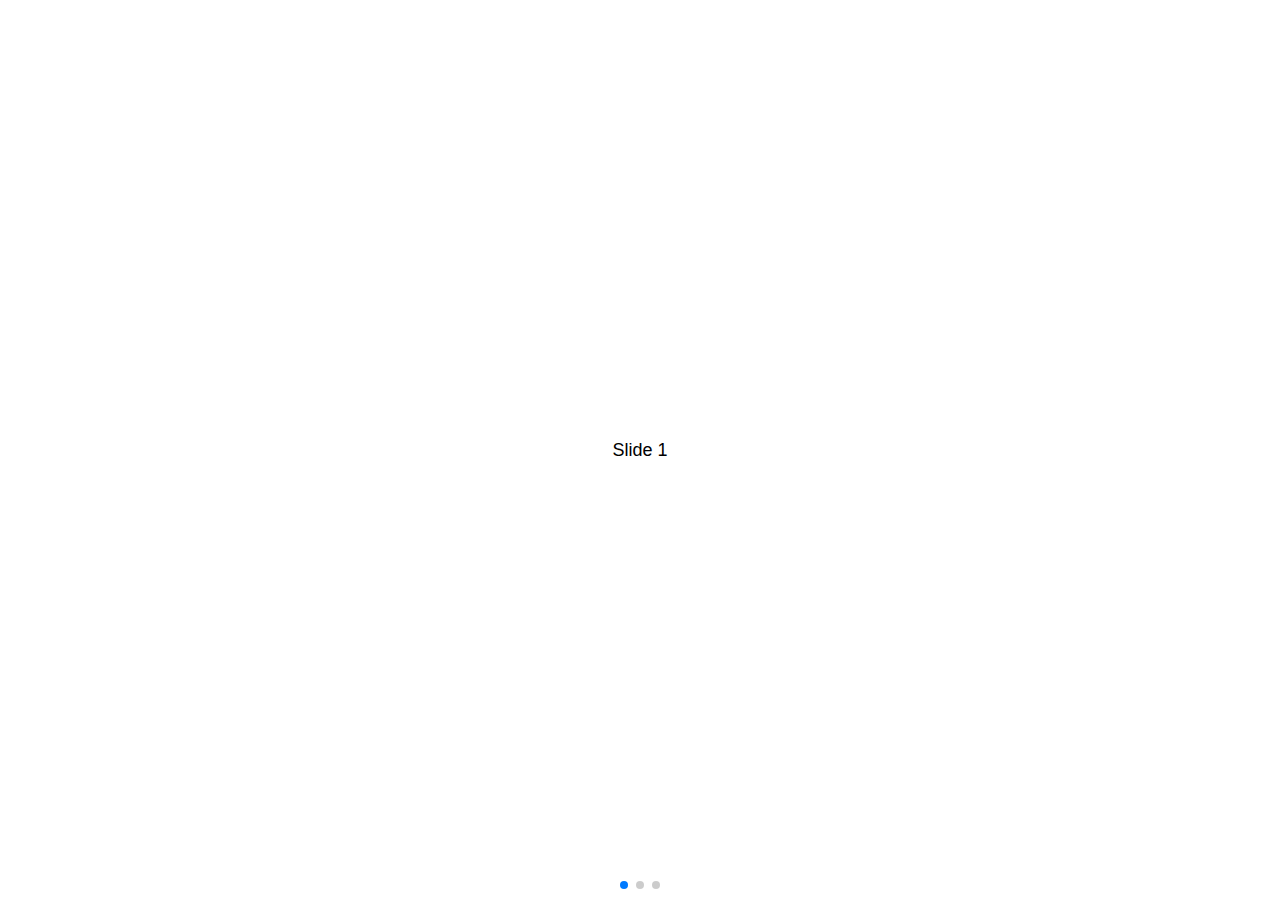
<file: goWhere_Web/swiper/demo/280-autoplay.html>
<!DOCTYPE html>
<html lang="en">

<head>
  <meta charset="utf-8" />
  <title>Swiper demo</title>
  <meta name="viewport" content="width=device-width, initial-scale=1, minimum-scale=1, maximum-scale=1" />
  <!-- Link Swiper's CSS -->
  <link rel="stylesheet" href="../swiper-bundle.min.css" />

  <!-- Demo styles -->
  <style>
    html,
    body {
      position: relative;
      height: 100%;
    }

    body {
      background: #eee;
      font-family: Helvetica Neue, Helvetica, Arial, sans-serif;
      font-size: 14px;
      color: #000;
      margin: 0;
      padding: 0;
    }

    .swiper {
      width: 100%;
      height: 100%;
    }

    .swiper-slide {
      text-align: center;
      font-size: 18px;
      background: #fff;
      display: flex;
      justify-content: center;
      align-items: center;
    }

    .swiper-slide img {
      display: block;
      width: 100%;
      height: 100%;
      object-fit: cover;
    }
  </style>
</head>

<body>
  <!-- Swiper -->
  <div class="swiper mySwiper">
    <div class="swiper-wrapper">
      <div class="swiper-slide">Slide 1</div>
      <div class="swiper-slide">Slide 2</div>
      <div class="swiper-slide">Slide 3</div>
    </div>
    <!-- <div class="swiper-button-next"></div>
    <div class="swiper-button-prev"></div> -->
    <div class="swiper-pagination"></div>
  </div>

  <!-- Swiper JS -->
  <script src="../swiper-bundle.min.js"></script>

  <!-- Initialize Swiper -->
  <script>
    var swiper = new Swiper(".mySwiper", {
      spaceBetween: 30,
      centeredSlides: true,
      autoplay: {
        delay: 2500,
        disableOnInteraction: false,
      },
      pagination: {
        el: ".swiper-pagination",
        clickable: true,
      },
      // navigation: {
      //   nextEl: ".swiper-button-next",
      //   prevEl: ".swiper-button-prev",
      // },
    });
  </script>
</body>

</html>
</file>
<file: donationManagementSystem/css/css.css>
h1 {
    text-align: center;
}
.top_navi {
    width: 796px;
    height: 31px;
    line-height: 31px;
    border: 2px solid skyblue;
    margin: 0 auto;
    margin-bottom: 3px;
}
.main .main_header {
    width: 796px;
    height: 33px;
    line-height: 33px;
    border: 2px solid skyblue;
    border-bottom: none;
    margin: 0 auto;
}
.main .main_header .input {
    width: 105px;
}
.main .table {
    width: 799px;
    margin: 0 auto;
}
.main .table table {
    border: 1px solid #000;
    border-collapse: collapse;
}
.main .table table thead th {
    background-color: #008cff;
    color: #fff;
    height: 30px;
    width: 120px;
    border: 1px solid #000;
    padding: 5px 42px;
}
.main .table table thead .index {
    width: 50px;
    padding: 0;
}
.main .table table tbody tr td {
    border: 1px solid #000;
    height: 25px;
    line-height: 25px;
    text-indent: 1em;
    padding: 5px 0;
}
.main .table table tbody tr .operate {
    text-indent: 0;
    text-align: center;
}
.btn {
    font-weight: bold;
    width: 70px;
}
.editbox {
    width: 300px;
    height: 300px;
    position: absolute;
    top: 40%;
    left: 50%;
    margin-left: -150px;
    margin-top: -150px;
    background-color: rgba(204, 204, 204, .75);
    display: none;
}
.editbox h2 {
    text-align: center;
}
.editbox div {
    margin: 10px;
}
.editbox button {
    margin-top: 10px;
    width: 50px;
    margin-left: 125px;
}
</file>
<file: game163/css/buff.css>
/* initial */
div, h2, h3, h4, h5, h6, p, span, body, ul, li {
    margin: 0;
    padding: 0;
}
a {
    text-decoration: none;
    color: #000;
}
ul, li {
    list-style: none;
}
.icon {
    width: 1em;
    height: 1em;
    vertical-align: -0.15em;
    fill: currentColor;
    overflow: hidden;
}

/* 大背景盒子 */
.bigbox {
    width: 100%;
    min-width: 1250px;
    height: 510px;
    background: url("../assets/header-bg.jpg") no-repeat center top;
}

/* 右侧固定栏 */
.floatbar {
    width: 60px;
    position: fixed;
    right: 0;
    top: 50%;
    transform: translateY(-50%);
    transition: all .6s;
    z-index: 9999;

    ul a {
        display: block;
        font-size: 12px;
        color: #959595;
        width: 60px;
        height: 59px;
        background-color: #343e4b;
        border: 1px solid #2d3642;

        li {
            width: 60px;
            height: 60px;
            text-align: center;

            .floaticon {
                display: block;
                margin: 7px 0 3px 17px;
                width: 25px;
                height: 25px;
                color: #848f9e;
            }
        };
    };

    ul a:hover {
        background-color: #2f3744;
    }

    ul .last {
        margin-top: 20px;

        .floaticon {
            display: block;
            margin: 8px 10px 8px 10px;
            width: 40px;
            height: 40px;
            color: #848f9e;
        }
    }  
}

/* 顶部导航栏 */
.topnavi_box {
    width: 100%;
    min-width: 1250px;
    height: 70px;
    background: url("../assets/top-bg.png") no-repeat top;

    .topnavi {
        width: 1200px;
        height: 70px;
        margin: 0 auto;
        border: 1px solid transparent;

        .logo {
            width: 77px;
            height: 21px;
            margin: 28px 48px 0 0;
            float: left;

            a img {
                width: 77px;
                height: 21px;
            };
        };

        .tabs {
            width: 184px;
            height: 70px;
            display: flex;
            justify-content: start;
            float: left;

            .tab {
                display: inline-block;
                color: #fff;
                font-size: 14px;
                height: 70px;
                line-height: 70px;
                padding: 0 10px;
            };

            .tab:hover {
                background-color: #99999950;
            };

            .choose {
                border-bottom: 2px solid #4886ff;
            };
        };

        .switch {
            width: 195px;
            height: 70px;
            line-height: 70px;
            float: right;

            .switchgame {
                height: 70px;
                padding: 0 10px;
                display: inline-block;
                cursor: pointer;
                position: relative;

                img {
                    width: 16px;
                    height: 16px;
                    margin: 27px 5px 0 0;
                    float: left;
                };

                span {
                    font-size: 14px;
                    margin-right: 3px;
                    color: #fff;
                };

                .arrow {
                    width: 10px;
                    color: #999;
                };

                .droplist {
                    width: 200px;
                    height: 72px;
                    font-size: 14px;
                    border: 1px solid #282f38;
                    background-color: #313a44;
                    position: absolute;
                    top: 58px;
                    left: 10px;
                    display: none;
                    z-index: 999;

                    .droplisttab {
                        width: 200px;
                        height: 36px;
                        line-height: 36px;
                        color: #fff;

                        .icon {
                            width: 16px;
                            height: 16px;
                            margin: 10px 5px 0 5px;
                        };
                    };

                    .droplisttab:hover {
                        background-color: #3a4452;

                    }
                };
                
                .droplist:hover + .droplist {
                    display: block;
                }
            };

            .switchgame:hover {
                .droplist {
                    display: block;
                };

                .arrow {
                    transform: rotate(180deg);
                    color: #eee;
                }
            }

            .login {
                display: inline-block;
                height: 70px;
                font-size: 14px;
                color: #fff;
                padding: 0 10px;
            };

            .login:hover {
                background-color: #99999950;
            }
        };
    };
}

/* 轮播图 */
.carouselbox {
    width: 100%;
    min-width: 1250px;
    height: 440px;
    cursor: pointer;

    .carousel {
        width: 1250px;
        height: 440px;
        margin: 0 auto;
        position: relative;

        .textcontent {
            width: 900px;
            height: 380px;
            padding-left: 80px;
            position: absolute;

            .carouseltitle {
                max-width: 900px;
                height: 72px;
                line-height: 72px;
                font-weight: 700;
                padding: 86px 0 32px 0;
                margin: 0;
                font-size: 60px;
                color: #fff;
                transition: all .6s;
            };

            .carouseldesc {
                max-width: 900px;
                height: 28px;
                line-height: 28px;
                font-size: 28px;
                margin: 0;
                color: #D3D4D6;
                transition: all .6s;
            };

            .rollbar {
                width: 330px;
                height: 20px;
                line-height: 14px;
                margin-top: 100px;
                /* background-color: pink; */

                li {
                    display: inline-block;
                    width: 30px;
                    height: 5px;
                    line-height: 5px;
                    background-color: #434c5b;
                    cursor: pointer;
                    transform: skewX(-45deg);
                };

                li:hover {
                    width: 60px;
                    margin-top: 4px;
                    border: 2px solid #4782f5;
                    background-color: #4782f5;
                    vertical-align: middle;
                }

                .cur {
                    width: 60px;
                    margin-top: 4px;
                    border: 2px solid #4782f5;
                    background-color: #4782f5;
                    vertical-align: middle;
                };
            };
        };

        .imgcontent {
            width: 660px;
            height: 400px;
            position: absolute;
            right: 0;

            .carouselpic {
                width: 960px;
                height: 400px;
                vertical-align: middle;
                opacity: 0;
                position: absolute;
                transform: translateX(60px);
                transition: all .6s;
            };

            .carouselpic.cur {
                transform: translateX(0);
                opacity: 1;
                transition: all .6s;
            }
        };
    };
}

/* 第一部分 */
.section1box {
    width: 100%;
    height: 550px;
    padding: 60px 0;
    background: url("../assets/index-section1-bg.jpg") no-repeat center top;

    .section1 {
        width: 1200px;
        height: 550px;
        margin: 0 auto;

        .yellowtitle {
            width: 1142px;
            height: 38px;
            margin: 0 auto;
            border-bottom: 1px solid #BF9E4B;

            .header {
                float: left;
                width: 130px;
                height: 38px;
                line-height: 38px;
                text-align: center;
                font-size: 18px;
                color: #fff;
                margin-right: 40px;
                background: #BF9E4B;
                background-image: linear-gradient(270deg, rgba(206, 170, 52, .8) 0, rgba(189, 149, 42, .8) 36%, rgba(160, 113, 24, .8) 100%);
            };

            .select li {
                float: left;
                height: 35px;
                line-height: 35px;
                border-bottom: 3px solid #BF9E4B;
                /* border-bottom: 3px solid transparent; */
                margin-left: 40px;
                color: #929394;
                cursor: pointer;
            };

            .select li:hover {
                color: #eea20e;
            }

            .tomarket {
                float: right;
                display: block;
                width: 80px;
                height: 38px;
                line-height: 38px;
                color: #929394;
                font-size: 14px;

                .jump_icon {
                    color: #eea20e;
                };
            };

            .tomarket:hover {
                color: #eea20e;
            };
        };

        .hotgoods {
            width: 1150px;
            height: 552px;
            margin: 0 auto;
            padding: 22px 0;
            display: flex;
            flex-wrap: wrap;
            justify-content: space-between;

            .goods {
                width: 208px;
                height: 218px;
                border: 1px solid #dbdbdb;
                border-radius: 2px;
                background-color: #fff;
                position: relative;

                .pic {
                    display: block;
                    width: 208px;
                    height: 136px;
                    padding-bottom: 25px;
                    background-image: url("../assets/buff-good-bg.png");
                    background-position: center;
                    background-size: cover;
                    position: relative;

                    .showvalue {
                        display: block;
                        float: left;
                        width: 48px;
                        height: 18px;
                        line-height: 18px;
                        padding: 0 2px;
                        margin-right: 1px;
                        /* background-color: #488b48; */
                        font-size: 12px;
                        color: #fff;
                    };

                    .tagrank {
                        display: block;
                        float: left;
                        font-size: 12px;
                        height: 18px;
                        line-height: 18px;
                        color: #b1b7bc;
                        background-color: #5f5f5f;
                        padding: 0 2px;
                        margin-right: 1px;
                        cursor: default;
                        position: relative;

                        .info {
                            width: 135px;
                            height: 20px;
                            padding: 8px;
                            background-color: #070707;
                            color: #b1b7bc;
                            font-size: 14px;
                            position: absolute;
                            top: 20px;
                            left: -65px;
                            z-index: 111;
                            display: none;
                        };

                        .info:hover {
                            display: block;
                        };
                    };

                    .tagrank:hover {
                        .info {
                            display: block;
                        };
                    };

                    .count {
                        display: block;
                        float: left;
                        width: 56px;
                        height: 18px;
                        line-height: 18px;
                        padding: 0 2px;
                        margin-right: 1px;
                        background-color: #14181f;
                        color: #cf6a32;
                        font-size: 12px;
                    }

                    .printing1 {
                        display: block;
                        position: absolute;
                        width: 30px;
                        height: 22px;
                        top: 110px;
                        left: 5px;
                        z-index: 99;

                        img {
                            width: 30px;
                            height: 22px;
                        };
                    };

                    .printing2 {
                        display: block;
                        position: absolute;
                        width: 30px;
                        height: 22px;
                        top: 110px;
                        left: 35px;
                        z-index: 99;

                        img {
                            width: 30px;
                            height: 22px;
                        };
                    };

                    .printing3 {
                        display: block;
                        position: absolute;
                        width: 30px;
                        height: 22px;
                        top: 110px;
                        z-index: 99;
                        left: 65px;

                        img {
                            width: 30px;
                            height: 22px;
                        };
                    };

                    .printing4 {
                        display: block;
                        position: absolute;
                        width: 30px;
                        height: 22px;
                        top: 110px;
                        z-index: 99;
                        left: 95px;

                        img {
                            width: 30px;
                            height: 22px;
                        };
                    };

                    img {
                        width: 136px;
                        height: 136px;
                        position: absolute;
                        top: 50%;
                        left: 50%;
                        transform: translate(-50%, -50%);
                    };
                };

                .wear {
                    width: 200px;
                    height: 24px;
                    position: absolute;
                    overflow: hidden;
                    top: 137px;
                    padding-right: 8px;

                    .value {
                        width: 200px;
                        height: 20px;
                        line-height: 20px;
                        padding-right: 8px;
                        margin-top: -1px;
                        font-size: 12px;
                        color: #959595;
                        background: #2d2f3e;
                        white-space: nowrap;
                        overflow: hidden;
                        text-overflow: ellipsis;
                    };

                    .point {
                        width: 100%;
                        margin-top: -3px;
                        position: absolute;
                        padding-bottom: 4px;

                        .pointicon {
                            left: 11%; /* 磨损度 */
                            margin-left: -6px;
                            position: absolute;
                            width: 0;
                            height: 0;
                            border-style: solid;
                            border-width: 5px 5px 0 5px;
                            border-color: #fff transparent transparent transparent;
                        };
                    };

                    .progressbar {
                        width: 208px;
                        height: 5px;
                        overflow: hidden;
                        transition: width .6s ease;

                        .new {
                            float: left;
                            width: 7%;
                            height: 5px;
                            background-color: green;
                        };

                        .little {
                            float: left;
                            width: 8%;
                            height: 5px;
                            background-color: #5cb85c;
                        };

                        .normal {
                            float: left;
                            width: 23%;
                            height: 5px;
                            background-color: #f0ad4e;
                        };

                        .bad {
                            float: left;
                            width: 7%;
                            height: 5px;
                            background-color: #d9534f;
                        };

                        .old {
                            float: left;
                            width: 55%;
                            height: 5px;
                            background-color: #993a38;
                        }
                    };
                };

                .goodsdesc {
                    width: 184px;
                    height: 24px;
                    margin: 6px 12px 0 12px;
                    font-size: 14px;
                    color: #333;
                    white-space: nowrap;
                    text-overflow: ellipsis;
                    overflow: hidden;
                    font-weight: 400;
                };

                .goodsdesc:hover a {
                    color: #eea20e;
                }

                .goodsprice {
                    width: 184px;
                    height: 16px;
                    margin: 4px 12px 6px 12px;
                    font-size: 14px;
                    color: #eea20e;
                    font-weight: 700;
                }
            };

            .goods:hover {
                border-color: #eea20e;
            }
        };
    };
}

/* 第二部分 */
.section2box {
    width: 100%;
    height: 552px;
    padding: 60px 0;
    background: url("../assets/index-section2-bg.jpg") no-repeat center top;

    .section2 {
        width: 1200px;
        height: 552px;
        margin: 0 auto;

        .bluetitle {
            width: 1142px;
            height: 38px;
            margin: 0 auto;
            border-bottom: 1px solid #3D547D;

            .header {
                float: left;
                width: 130px;
                height: 38px;
                line-height: 38px;
                text-align: center;
                font-size: 18px;
                color: #fff;
                margin-right: 40px;
                background: #3D547D;
                background-image: linear-gradient(270deg, rgba(91, 126, 176, .8) 0, rgba(46, 71, 120, .8) 100%);
            };

            .select li {
                float: left;
                height: 35px;
                line-height: 35px;
                border-bottom: 3px solid #3D547D;
                /* border-bottom: 3px solid transparent; */
                margin-left: 40px;
                color: #929394;
                cursor: pointer;
            };

            .select li:hover {
                color: #eea20e;
            }

            .tomarket {
                float: right;
                display: block;
                width: 80px;
                height: 38px;
                line-height: 38px;
                color: #929394;
                font-size: 14px;

                .jump_icon {
                    color: #eea20e;
                };
            };

            .tomarket:hover {
                color: #eea20e;
            };
        };

        .goodscontent {
            width: 1150px;
            height: 478px;
            padding: 22px 0;
            margin: 0 auto;
            display: flex;
            flex-wrap: wrap;
            justify-content: space-between;

            .goods {
                width: 206px;
                height: 208px;
                padding-bottom: 9px;
                border: 1px solid #3f4347;
                border-radius: 2px;
                background-color: #fff;

                .pic {
                    display: block;
                    width: 206px;
                    height: 138px;
                    background-image: url("../assets/buff-good-bg.png");
                    background-size: cover;

                    img {
                        width: 138px;
                        height: 138px;
                        margin: 0 34px;
                    };
                };

                .goodsdesc {
                    font-size: 15px;
                    color: #333;
                    max-width: 190px;
                    height: 24px;
                    line-height: 24px;
                    margin: 8px 12px 22px 12px;
                    white-space: nowrap;
                    overflow: hidden;
                    text-overflow: ellipsis;

                    a {
                        font-size: 15px;
                        color: #333;
                        font-weight: 400;
                    };

                    a:hover {
                        color: #eea20e;
                    };
                };

                .goodsprice {
                    width: 182px;
                    height: 19px;
                    margin: 6px 12px;
                    font-size: 17px;
                    font-weight: 700;
                    color: #eea20e;

                    .small {
                        font-size: 14px;
                        margin-left: -4px;
                    };
                };
            };

            .goods:hover {
                border-color: #eea20e;
            }
        };
    };
}

/* 第三部分 */
.section3box {
    width: 100%;
    height: 552px;
    padding: 60px 0;
    background: url("../assets/index-section3-bg.jpg") no-repeat center top;

    .section3 {
        width: 1200px;
        height: 552px;
        margin: 0 auto;

        .yellowtitle {
            width: 1142px;
            height: 38px;
            margin: 0 auto;
            border-bottom: 1px solid #BF9E4B;

            .header {
                float: left;
                width: 130px;
                height: 38px;
                line-height: 38px;
                text-align: center;
                font-size: 18px;
                color: #fff;
                margin-right: 40px;
                background: #BF9E4B;
                background-image: linear-gradient(270deg, rgba(206, 170, 52, .8) 0, rgba(189, 149, 42, .8) 36%, rgba(160, 113, 24, .8) 100%);
            };

            .select li {
                float: left;
                height: 35px;
                line-height: 35px;
                border-bottom: 3px solid #BF9E4B;
                /* border-bottom: 3px solid transparent; */
                margin-left: 40px;
                color: #929394;
                cursor: pointer;
            };

            .select li:hover {
                color: #eea20e;
            }

            .tomarket {
                float: right;
                display: block;
                width: 80px;
                height: 38px;
                line-height: 38px;
                color: #929394;
                font-size: 14px;

                .jump_icon {
                    color: #eea20e;
                };
            };

            .tomarket:hover {
                color: #eea20e;
            };
        };

        .goodscontent {
            width: 1150px;
            height: 478px;
            padding: 22px 0;
            margin: 0 auto;
            display: flex;
            flex-wrap: wrap;
            justify-content: space-between;

            .goods {
                width: 206px;
                height: 208px;
                padding-bottom: 9px;
                border: 1px solid #dbdbdb;
                border-radius: 2px;
                background-color: #fff;

                .pic {
                    display: block;
                    width: 206px;
                    height: 138px;
                    background-image: url("../assets/buff-good-bg.png");
                    background-size: cover;

                    img {
                        width: 138px;
                        height: 138px;
                        margin: 0 34px;
                    };
                };

                .goodsdesc {
                    font-size: 15px;
                    color: #333;
                    max-width: 190px;
                    height: 24px;
                    line-height: 24px;
                    margin: 8px 12px 22px 12px;
                    white-space: nowrap;
                    overflow: hidden;
                    text-overflow: ellipsis;

                    a {
                        font-size: 15px;
                        color: #333;
                        font-weight: 400;
                    };

                    a:hover {
                        color: #eea20e;
                    };
                };

                .goodsprice {
                    width: 182px;
                    height: 19px;
                    margin: 6px 12px;
                    font-size: 17px;
                    font-weight: 700;
                    color: #eea20e;

                    .small {
                        font-size: 14px;
                        margin-left: -4px;
                    };
                };
            };

            .goods:hover {
                border-color: #eea20e;
            }
        };
    };
}

/* footer */
.footerbox {
    width: 100%;
    height: 300px;
    background-color: #28292b;

    .guide {
        width: 1200px;
        height: 200px;
        margin: 0 auto;
        padding: 50px 0 20px 100px;
        display: flex;
        justify-content: space-between;

        .guidesection {
            width: 228px;
            height: 140px;

            h3 {
                font-size: 15px;
                font-weight: 700;
                color: #e4e8ee;
                max-width: 228px;
                height: 15px;
                line-height: 15px;
                margin: 9px 0;
            };

            .line {
                width: 12px;
                border-top: 1px solid #4773c8;
                border-bottom: 1px solid #4773c8;
            };

            ul li {
                max-width: 228px;
                height: 20px;
                line-height: 20px;
                margin: 12px 0;

                a {
                    font-size: 14px;
                    color: #959595;
                };

                a:hover {
                    color: #eea20e;
                };

                img {
                    width: 75px;
                    height: 75px;
                    padding: 3px
                };
            };

            .method li {
                color: #959595;
                font-size: 14px;
                height: 20px;
                line-height: 20px;

                .way {
                    width: 20px;
                    height: 20px;
                }
            };
        };
    };

    .copyright {
        width: 1024px;
        height: 20px;
        font-size: 12px;
        color: #959595;
        text-align: center;
        padding-bottom: 10px;
        margin: 0 auto;

        a {
            color: #959595;
        };

        a:hover {
            color: #eea20e;
        };
    };
}
</file>
<file: game163/css/buff_upgrade.css>
/* 对应磨损显示盒子的背景色 */
.showvalue.factorynew {
    background-color: green;
}
.showvalue.slightlyworn {
    background-color: #5cb85c;
}
.showvalue.wellworn {
    background-color: #f0ad4e;
}
.showvalue.battlescarred {
    background-color: #d9534f;
}
.showvalue.heavilyworn {
    background-color: #993a38;
}

/* DOTA用 */
.level.putong {
    display: block;
    position: absolute;
    z-index: 11;
    height: 18px;
    line-height: 18px;
    padding: 0 5px;
    margin-right: 2px;
    background-color: #33353b;
    font-size: 12px;
    color: #fff;
}
.level.zhibao {
    display: block;
    position: absolute;
    z-index: 11;
    height: 18px;
    line-height: 18px;
    padding: 0 5px;
    margin-right: 2px;
    background-color: #9acc4c;
    font-size: 12px;
    color: #fff;
}
.level.zhenxi {
    display: block;
    position: absolute;
    z-index: 11;
    height: 18px;
    line-height: 18px;
    padding: 0 5px;
    margin-right: 2px;
    background-color: #7c8ff5;
    font-size: 12px;
    color: #fff;
}
.level.shenhua {
    display: block;
    position: absolute;
    z-index: 11;
    height: 18px;
    line-height: 18px;
    padding: 0 5px;
    margin-right: 2px;
    background-color: #a876f9;
    font-size: 12px;
    color: #fff;
}
.level.buxiu {
    display: block;
    position: absolute;
    z-index: 11;
    height: 18px;
    line-height: 18px;
    padding: 0 5px;
    margin-right: 2px;
    background-color: #f2b166;
    font-size: 12px;
    color: #fff;
}
.level.chuanshuo {
    display: block;
    position: absolute;
    z-index: 11;
    height: 18px;
    line-height: 18px;
    padding: 0 5px;
    margin-right: 2px;
    background-color: #dc5eea;
    font-size: 12px;
    color: #fff;
}
</file>
<file: game163/css/cangbaoge.css>
/* initial */
div, h2, h3, h4, h5, h6, p, span, body, ul, li {
    margin: 0;
    padding: 0;
}
a {
    text-decoration: none;
    color: #000;
}
ul, li {
    list-style: none;
}
body {
    background-color: #f7f7f7;
}
.icon {
    width: 1em;
    height: 1em;
    vertical-align: -0.15em;
    fill: currentColor;
    overflow: hidden;
}

/* 顶部logo条 */
.head_bar {
    width: 100%;
    height: 50px;
    background-color: #1a1a1a;
    .head {
        width: 1260px;
        height: 50px;
        margin: 0 auto;
        display: flex;
        justify-content: space-between;

        .logo1 {
            width: 82px;
            height: 30px;
            margin: 10px 0 10px 24px;
        };

        span {
            display: inline-block;
            width: 148px;
            height: 31px;

            .logo2 {
                width: 148px;
                height: 31px;
                margin: 10px 0 10px 0;
            };
        };

        .download {
            display: inline-block;
            width: 88px;
            height: 30px;
            text-align: center;
            line-height: 30px;
            font-size: 14px;
            font-weight: 500;
            color: #fff;
            padding: 0 10px;
            margin: 9px 24px 9px 0;
            border: 1px solid rgba(255, 255, 255, 0.5);
            border-radius: 15px;
        };
    };
}

/* 背景图 */
.bg {
    width: 100%;
    min-width: 1260px;
    height: 240px;
    background: url(../assets/cbg-bg.png) no-repeat;
    background-position: center;
    position: relative;

    .shadow {
        width: 100%;
        height: 40px;
        position: absolute;
        bottom: 0;
        z-index: 666;
        background: linear-gradient(180deg, rgba(247, 247, 247, 0) 0%, #F7F7F7 100%);
    };
}

/* 主体 */
.main {
    width: 1260px;
    height: 604px;
    margin: 0 auto;
    position: relative;

    /* 手游 */
    .mobile_game {
        width: 700px;
        height: 556px;
        padding: 24px;
        background-color: #fff;
        border: 1px solid #fff;
        border-radius: 20px;
        position: absolute;
        top: -30px;
        left: 0;
        z-index: 1001;

        h2 {
            width: 700px;
            height: 24px;
            font-size: 18px;
            color: #1a1a1a;

            img {
                width: 24px;
                height: 24px;
                margin-right: 8px;
                float: left;
            };
        };

        .infos_box {
            width: 700px;
            height: 92px;
            margin: 16px 0;
            display: flex;
            justify-content: space-between;

            .info {
                width: 180px;
                height: 40px;
                padding: 24px 20px 24px 24px;
                background: linear-gradient(180deg, #fff7f7, #fffbfb);
                border: 1px solid #fffbfb;
                border-radius: 10px;
                position: relative;
                cursor: pointer;

                .name {
                    display: block;
                    font-weight: 600;
                    font-size: 16px;
                    max-width: 114px;
                    margin-bottom: 6px;
                    color: #1a1a1a;
                    overflow: hidden;
                    white-space: nowrap;
                    text-overflow: ellipsis
                };

                .desc {
                    font-weight: 400;
                    font-size: 12px;
                    color: #888;
                    max-width: 100px;
                    overflow: hidden;
                    white-space: nowrap;
                    text-overflow: ellipsis;
                };

                img {
                    width: 76px;
                    height: 98px;
                    position: absolute;
                    top: -10px;
                    right: 0;
                }
            };

            .info:hover {
                border: 1px solid #ffeaea;
                box-shadow: 0 4px 12px 0 #F9A2A229;
            };
        };

        .gamelist {
            width: 700px;
            height: 400px;
            display: flex;
            flex-wrap: wrap;
            justify-content: left;
            position: relative;

            .icon {
                width: 38px;
                height: 23px;
                position: absolute;
                top: 2px;
                left: 48px;
                z-index: 11;
            };

            a {
                display: block;
                width: 87px;
                height: 100px;
                text-align: center;

                img {
                    width: 48px;
                    height: 48px;
                    margin-top: 16px;
                    border-radius: 8px;
                    box-shadow: 0 4px 23px 0 #FF3A3600;
                    transition: all .4s;
                };

                span {
                    display: block;
                    color: #555;
                    font-size: 12px;
                    padding: 8px 1px 10px;
                    max-width: 86px;
                    overflow: hidden;
                    white-space: nowrap;
                    text-overflow: ellipsis;
                };
            };

            a:hover {
                background-color: #FAFAFA;

                img {
                    transform: scale(1.263);
                    box-shadow: 0 4px 23px 0 #FF3A3666;
                };
            };
        };
    };

    /* 端游 */
    .pc_game {
        width: 438px;
        height: 556px;
        padding: 24px;
        background-color: #fff;
        border: 1px solid #fff;
        border-radius: 20px;
        position: absolute;
        top: -30px;
        right: 0;
        z-index: 1001;

        h2 {
            width: 438px;
            height: 24px;
            font-size: 18px;
            color: #1a1a1a;

            img {
                width: 24px;
                height: 24px;
                margin-right: 8px;
                float: left;
            };
        };

        .infos_box {
            width: 438px;
            height: 92px;
            margin: 16px 0;
            display: flex;
            justify-content: space-between;

            .info {
                width: 168px;
                height: 40px;
                padding: 24px 20px 24px 20px;
                background: linear-gradient(180deg, #fff7f7, #fffbfb);
                border: 1px solid #fffbfb;
                border-radius: 10px;
                position: relative;
                cursor: pointer;

                .name {
                    display: block;
                    font-weight: 600;
                    font-size: 16px;
                    max-width: 114px;
                    margin-bottom: 6px;
                    color: #1a1a1a;
                    overflow: hidden;
                    white-space: nowrap;
                    text-overflow: ellipsis
                };

                .desc {
                    font-weight: 400;
                    font-size: 12px;
                    color: #888;
                    max-width: 100px;
                    overflow: hidden;
                    white-space: nowrap;
                    text-overflow: ellipsis;
                };

                img {
                    width: 76px;
                    height: 98px;
                    position: absolute;
                    top: -10px;
                    right: 0;
                };
            };

            .info:hover {
                border: 1px solid #ffeaea;
                box-shadow: 0 4px 12px 0 #F9A2A229;
            };
        };

        .gamelist {
            width: 438px;
            height: 400px;
            display: flex;
            flex-wrap: wrap;
            justify-content: left;
            position: relative;

            .icon {
                width: 38px;
                height: 23px;
                position: absolute;
                top: 2px;
                right: 90px;
                z-index: 11;
            };

            a {
                display: block;
                width: 87px;
                height: 100px;
                text-align: center;

                img {
                    width: 48px;
                    height: 48px;
                    margin-top: 16px;
                    border-radius: 8px;
                    box-shadow: 0 4px 23px 0 #FF3A3600;
                    transition: all .4s;
                };

                span {
                    display: block;
                    color: #555;
                    font-size: 12px;
                    padding: 8px 1px 10px;
                    max-width: 86px;
                    overflow: hidden;
                    white-space: nowrap;
                    text-overflow: ellipsis;
                };
            };

            a:hover {
                background-color: #FAFAFA;

                img {
                    transform: scale(1.263);
                    box-shadow: 0 4px 23px 0 #FF3A3666;
                };
            };
        };
    };
}

/* 新手必看栏 */
.noob_see {
    width: 1260px;
    height: 246px;
    margin: 0 auto;
    margin-top: 54px;

    .header {
        width: 100%;
        height: 40px;

        img {
            width: 96px;
            height: 40px;
            margin-left: 24px;
        };
    };

    .card_boxes {
        width: 1260px;
        height: 190px;
        margin: 16px 0 0 0;
        display: flex;
        justify-content: space-between;

        .card {
            display: block;
            width: 400px;
            height: 188px;
            background: #fff no-repeat right;
            border: 1px solid #fff;
            border-radius: 18px;
            transition: all .4s;

            .title {
                font-weight: 600;
                font-size: 18px;
                color: #1A1A1A;
                padding: 28px 24px 16px;
                margin-bottom: 16px;
                max-width: 490px;
                overflow: hidden;
                white-space: nowrap;
                text-overflow: ellipsis;

                .line {
                    display: block;
                    width: 50px;
                    border-top: 1px solid #ffddd9;
                    margin-top: 15px;
                };
            };

            .content {
                display: block;
                font-size: 14px;
                color: #888;
                width: 356px;
                height: 45px;
                padding: 0 24px;
            };

            .others {
                display: block;
                font-weight: 400;
                font-size: 14px;
                color: rgba(175, 175, 175, 0.6);
                padding: 0 24px;
                height: 20px;
                margin-top: 13px;
                transition: all .4s;

                .number {
                    float: left;
                }

                .more {
                    float: right;

                    .arrow {
                        font-size: 16px;
                    };
                };
            };
        };

        .card:hover {
            background: url(../assets/item-bg.svg) no-repeat top right;
            background-color: #fff;

            .content {
                color: #555;
            };

            .others {
                color: #555;

                .more .arrow {
                    background-color: black;
                    color: #fff;
                    border-radius: 8px;
                };
            };
        };
    };
}

/* 新闻公告&下载APP */
.newsanddownload {
    width: 1260px;
    height: 359px;
    margin: 0 auto;
    margin-top: 54px;
    
/* 新闻公告 */
    .news {
        width: 832px;
        height: 359px;
        float: left;

        .title {
            max-width: 808px;
            height: 40px;
            margin-left: 24px;

            img {
                width: 96px;
                height: 40px;
            };

            .more {
                display: block;
                font-size: 14px;
                height: 40px;
                line-height: 40px;
                float: right;
                color: #afafaf99;
                margin-right: 24px;

                .add {
                    transition: all .6s;
                    font-size: 16px;
                };
            };

            .more:hover {
                color: #afafaf;

                .add {
                    transform: rotate(360deg);
                }
            };
        };

        .news_card {
            width: 830px;
            height: 301px;
            border: 1px solid #fff;
            background-color: #fff;
            border-radius: 18px;
            margin-top: 16px;

            ul li {
                display: block;
                width: 784px;
                height: 75px;
                margin: 0 24px;
                border-bottom: 1px solid rgba(239, 239, 239, 0.5);

                .infos {
                    display: block;
                    float: left;
                    width: 600px;
                    height: 75px;

                    .maininfo {
                        display: block;
                        font-weight: 400;
                        font-size: 16px;
                        color: #1A1A1A;
                        padding-top: 30px;
                        transition: all .3s ease-out;
                        max-width: 600px;
                        overflow: hidden;
                        white-space: nowrap;
                        text-overflow: ellipsis;
                    };
        
                    .descinfo {
                        display: block;
                        font-weight: 400;
                        font-size: 14px;
                        color: #888888;
                        padding-top: 10px;
                        transition: all .3s ease-out;
                        opacity: 0;
                        max-width: 600px;
                        overflow: hidden;
                        white-space: nowrap;
                        text-overflow: ellipsis;
                    };
                };

                .infos:hover {
                    .maininfo {
                        padding-top: 18px; 
                    };
                    .descinfo {
                        opacity: 1;
                    }
                };

                .date {
                    float: right;
                    line-height: 75px;
                    font-weight: 400;
                    font-size: 16px;
                    color: #888888;
                    opacity: .5;
                };                
            };
        };
    };

/* 下载App */
    .download {
        width: 404px;
        height: 359px;
        float: right;

        .title {
            max-width: 404px;
            height: 40px;
            margin-left: 24px;

            img {
                width: 96px;
                height: 40px;
            };
        };

        .download_card {
            width: 402px;
            height: 301px;
            border: 1px solid #fff;
            background-color: #fff;
            border-radius: 18px;
            margin-top: 16px;

            img {
                width: 191px;
                height: 191px;
                padding: 7px;
                border: 1px solid #f2f2f2;
                border-radius: 18px;
                margin: 48px 0 0 24px;
                float: left;
            };

            .downloadbox {
                width: 134px;
                height: 208px;
                float: right;
                margin: 48px 24px 0 0;

                .up {
                    margin-bottom: 16px;
                };

                .downloadbtn {
                    display: block;
                    width: 132px;
                    height: 94px;
                    border: 1px solid #f2f2f2;
                    border-radius: 18px;
                    background-color: #f7f7f7;
                    color: #888;

                    .icon {
                        display: block;
                        width: 40px;
                        height: 45px;
                        margin: 8px auto 12px;
                        transition: all .3s ease;

                        .anzhuo {
                            width: 30px;
                            height: 30px;
                        }
                    };

                    .desc {
                        display: block;
                        color: #888888;
                        font-size: 14px;
                        text-align: center;
                    };
                };

                .downloadbtn:hover {
                    .icon {
                        color: #1A1A1A;
                    };

                    .desc {
                        color: #1A1A1A;
                    };
                };

            };

        };

    };
}

/* footer */
.footer_box {
    width: 100%;
    height: 73px;
    padding: 20px 0;
    margin-top: 34px;
    background-color: #fff;

    .footer {
        width: 1260px;
        height: 48px;
        padding: 15px 0 10px 0;
        margin: 0 auto;
        text-align: center;

        .logojump {
            .footerlogo1 {
                width: 118px;
                height: 36px;
            };

            .footerlogo2 {
                width: 149px;
                height: 36px;
            };
        };

        .footerinfo {
            font-size: 12px;
            display: inline-block;
            margin-left: 10px;
            line-height: 22px;

            .jumplink {
                color: #333;

                a:hover {
                    text-decoration: underline;
                };
            };

            .copyright {
                color: #999;

                a {
                    color: #999;
                }

                a:hover {
                    text-decoration: underline;
                };
            };

        };
    };
}
</file>
<file: goWhere_Web/css/head_navi.css>
* {
    margin: 0;
    padding: 0;
}
.head_navi {
    font-size: 12px;
    width: 1200px;
    height: 30px;
    margin: 0 auto;
    position: relative;
}
.head_navi .head_navi_box {
    margin-top: 5px;
    height: 16px;
    float: right;
    border-right: 1px solid #ccc;
    padding: 0 15px 0 15px;
}
.head_navi .head_navi_box img {
    margin-right: -5px;
    vertical-align: baseline;
}
.head_navi .last {
    border: none;
}
.head_navi a {
    text-decoration: none;
    color: #000;
}
.head_navi .nochange .head_navi_box img {
    width: 16px;
    height: 16px;
    margin-right: -5px;
    vertical-align: sub;
}
.head_navi a:hover {
    color: #00a3d2;
}
.head_navi .nochange:hover {
    color: #000;
}
.head_navi .head_navi_box a {
    color: #00d0d4;
}

/* 下拉框 */
.info_drop_box {
    width: 82px;
    height: 299px;
    border: 1px solid black;
    background-color: #fff;
    position: absolute;
    top: 22px;
    right: 155px;
    display: none;
}
/* hover时下拉框显示 */
.head_navi .info_drop:hover + .info_drop_box {
    display: block;
    z-index: 101;
}
/*下拉框持久显示 */
.info_drop_box:hover {
    display: block;
    z-index: 101;
}
.head_navi .info_drop_box a:hover {
    color: #fff;
}
.head_navi .info_drop_box .infos {
    text-align: center;
    height: 23px;
    line-height: 23px;
}
.head_navi .info_drop_box a:hover .infos {
    background-color: #2288d3;
}
</file>
<file: goWhere_Web/css/foot.css>
* {
    margin: 0;
    padding: 0;
}
.foot {
    width: 1200px;
    height: 159px;
    border-top: 1px solid #ccc;
    margin: 0 auto;
}
.foot a {
    text-decoration: none;
    color: #ccc;
}
.foot .foot_navi {
    position: relative;
}
/* 下拉框 */
.foot .foot_navi .droplist {
    width: 78px;
    height: 98px;
    border: 1px solid #ccc;
    position: absolute;
    bottom: 22px;
    left: 195px;
    display: none;
    font-size: 14px;
    text-align: left;
    background-color: #fff;
}
.foot .foot_navi .drop:hover {
    border: 1px solid #ccc;
    border-right: none;
}
.foot .foot_navi .drop:hover + .droplist {
    display: block;
    z-index: 101;
}
.foot .foot_navi .droplist:hover {
    display: block;
    z-index: 101;
}

.foot .foot_navi .droplist a:hover {
    color: #000;
}
.foot .foot_navi .droplist a:hover > div {
    background-color: #aaa;
}
.foot .foot_navi .droplist div {
    height: 25px;
    line-height: 25px;
}
.foot .foot_navi a {
    text-decoration: none;
    color: #ccc;
}
.foot .foot_navi a:hover {
    color: #ff6600;
}
.foot .foot_navi {
    height: 40px;
    text-align: center;
}
.foot .foot_navi .block {
    font-size: 14px;
    height: 20px;
    display: inline-block;
    border-left: 1px solid #ccc;
    margin-top: 20px;
    padding: 0 8px 0 8px;
    text-align: center;
}
.foot .foot_navi .first {
    border-left: none;
}
.foot .foot_info {
    font-size: 12px;
    text-align: center;
}
.foot .foot_info .copyright {
    margin: 10px 0 10px 0;
}
.foot .foot_info .report {
    margin-top: 20px;
}
.foot .foot_info .foot_pic .pic_box {
    display: inline-block;
}
.foot .foot_info .foot_pic .pic1 {
    width: 65px;
    height: 30px;
    background-image: url("../assets/foot1.png");
    background-size: 100% 100%;
}
.foot .foot_info .foot_pic .pic2 {
    width: 60px;
    height: 30px;
    background-image: url("../assets/foot2.gif");
    background-size: 100% 100%;
}
.foot .foot_info .foot_pic .pic3 {
    width: 50px;
    height: 30px;
    background-image: url("../assets/foot.png");
    background-repeat: no-repeat;
    background-position: -106px 0;
}
.foot .foot_info .foot_pic .pic4 {
    width: 85px;
    height: 30px;
    background-image: url("../assets/foot.png");
    background-repeat: no-repeat;
    background-position: -523px 0;
}
.foot .foot_info .foot_pic .pic5 {
    width: 96px;
    height: 30px;
    background-image: url("../assets/foot.png");
    background-repeat: no-repeat;
    background-position: -613px 0;
}
</file>
<file: goWhere_Web/css/fly_ticket.css>
li {
    list-style: none;
    display: inline-block;
}
.navi {
    width: 1200px;
    height: 55px;
    margin: 0 auto;
    margin-bottom: 10px;
    position: relative;
}
.navi .img {
    width: 136px;
    height: 54px;
    display: inline-block;
}
.navi .img img {
    width: 136px;
    height: 54px;
}
.navi .navi_box {
    width: 60px;
    text-align: center;
    height: 36px;
    line-height: 36px;
    display: inline-block;
}
.navi .carousel {
    width: 53px;
    height: 17px;
    position: absolute;
    top: 19px;
    left: 537px;
}
.navi .carousel .swiper .swiper-wrapper .swiper-slide img {
    width: 53px;
    height: 17px;
}
.navi a {
    text-decoration: none;
    color: #333;
    font-weight: bold;
}
.navi a:hover {
    color: #0088a4;
}
/* navi中选中显示框1 */
.navi .buy_together_jump .buy_together:hover {
    width: 58px;
    border-left: 1px solid #ccc;
    border-right: 1px solid #ccc;
}
.buy_together_drop_list {
    width: 238px;
    height: 39px;
    border: 1px solid #ccc;
    background-color: #fff;
    z-index: 101;
    position: absolute;
    top: 65px;
    left: 270px;
    display: none;
}
.navi .buy_together_jump:hover + .buy_together_drop_list {
    display: block;
    z-index: 101;
}
.buy_together_drop_list:hover {
    display: block;
}
.navi .buy_together_drop_list a {
    font-size: 12px;
    line-height: 10px;
    display: inline-block;
    margin: 15px;
}
.navi .buy_together_drop_list a:hover {
    text-decoration: underline;
}
/* navi中选中显示框2 */
.navi .ticket_jump .ticket:hover {
    width: 58px;
    border-left: 1px solid #ccc;
    border-right: 1px solid #ccc;
}
.ticket_drop_list {
    width: 405px;
    height: 39px;
    border: 1px solid #ccc;
    background-color: #fff;
    z-index: 101;
    position: absolute;
    top: 65px;
    left: 475px;
    display: none;
}
.navi .ticket_jump:hover + .ticket_drop_list {
    display: block;
    z-index: 101;
}
.ticket_drop_list:hover {
    display: block;
}
.navi .ticket_drop_list a {
    font-size: 12px;
    line-height: 20px;
    display: inline-block;
    margin: 10px;
}
.navi .ticket_drop_list a:hover {
    text-decoration: underline;
}
/* navi中选中显示框3 */
.navi .help_jump .help:hover {
    width: 58px;
    border-left: 1px solid #ccc;
    border-right: 1px solid #ccc;
}
.help_drop_list {
    width: 487px;
    height: 39px;
    border: 1px solid #ccc;
    background-color: #fff;
    z-index: 101;
    position: absolute;
    top: 65px;
    left: 605px;
    display: none;
}
.navi .help_jump:hover + .help_drop_list {
    display: block;
    z-index: 101;
}
.help_drop_list:hover {
    display: block;
}
.navi .help_drop_list a {
    font-size: 12px;
    line-height: 10px;
    display: inline-block;
    margin: 15px;
}
.navi .help_drop_list a:hover {
    text-decoration: underline;
}
/* navi中选中显示框4 */
.navi .local_jump .local:hover {
    width: 58px;
    border-left: 1px solid #ccc;
    border-right: 1px solid #ccc;
}
.local_drop_list {
    width: 480px;
    height: 39px;
    border: 1px solid #ccc;
    background-color: #fff;
    z-index: 101;
    position: absolute;
    top: 65px;
    left: 605px;
    display: none;
}
.navi .local_jump:hover + .local_drop_list {
    display: block;
    z-index: 101;
}
.local_drop_list:hover {
    display: block;
}
.navi .local_drop_list a {
    font-size: 12px;
    line-height: 10px;
    display: inline-block;
    margin: 14px;
}
.navi .local_drop_list a:hover {
    text-decoration: underline;
}

.reservation {
    width: auto;
    height: 336px;
    background-image: url("../assets/fly_ticket_head_background-image.jpg");
    background-repeat: no-repeat;
    overflow: hidden;
    margin-bottom: 30px;
}
.reservation .reservation_box {
    width: 1200px;
    height: 315px;
    margin: 0 auto;
}
.reservation .reservation_box .research {
    width: 650px;
    height: 315px;
    background-color: #fff;
    border: 6px solid #00afc7;
    margin-top: 9px;
}
.reservation .reservation_box .research .head {
    width: 650px;
    height: 40px;
}
.reservation .reservation_box .research .head h2, .reservation .reservation_box .research .head h6, .reservation .reservation_box .research .head .arrow {
    display: inline-block;
    line-height: 40px;
}
.reservation .reservation_box .research .head h2 {
    font-size: 26px;
    margin-left: 10px;
}
.reservation .reservation_box .research .head h6 {
    margin-left: 170px;
}
.reservation .reservation_box .research .head .arrow {
    width: 36px;
    height: 18px;
    background-image: url("../assets/ico_arr_ad.png");
    margin-left: 70px;
    vertical-align: sub;
}
.reservation .reservation_box .research .head .arrow:hover {
    background-image: url("../assets/ico_arr_ad.png");
    background-position: 0 -18px;
}
.reservation .reservation_box .research .choose {
    width: 650px;
    height: 50px;
}
.reservation .reservation_box .research .choose a {
    color: gray;
    text-decoration: none;
}
.reservation .reservation_box .research .choose a:hover {
    color: #000;
    font-weight: bold;
}
.reservation .reservation_box .research .choose a:hover > .incountry {
    border-bottom: 2px solid #008db5;
}
.reservation .reservation_box .research .choose a:hover > .outcountry {
    border-bottom: 2px solid #008db5;
}
.reservation .reservation_box .research .choose .incountry {
    width: 120px;
    height: 48px;
    line-height: 50px;
    text-align: center;
    margin-left: 10px;
    display: inline-block;
}
.reservation .reservation_box .research .choose .outcountry {
    width: 120px;
    height: 48px;
    line-height: 50px;
    text-align: center;
    display: inline-block;
}
.reservation .reservation_box .research .main {
    width: 610px;
    height: 200px;
    background-color: #f5fdfb;
    margin-left: 20px;
    padding-top: 10px;
}
.reservation .reservation_box .research .main .goback {
    color: #ccc;
}
.reservation .reservation_box .research .main .fromto {
    width: 610px;
    height: 100px;
    margin-bottom: 5px;
    position: relative;
}
.reservation .reservation_box .research .main .fromto .input1, .reservation .reservation_box .research .main .fromto .input1 input {
    width: 248px;
    height: 30px;
    position: absolute;
    top: 5px;
    left: 15px;
}
.reservation .reservation_box .research .main .fromto .input2, .reservation .reservation_box .research .main .fromto .input2 input {
    width: 248px;
    height: 30px;
    position: absolute;
    top: 30px;
    left: 15px;
}
.reservation .reservation_box .research .main .fromto .change {
    width: 24px;
    height: 60px;
    background-image: url("../assets/bg_wrap.png");
    background-position: 214px 62px;
    position: absolute;
    top: 22px;
    left: 282px;
    z-index: 101;
}
.reservation .reservation_box .research .main .fromto .change:hover {
    background-image: url("../assets/bg_wrap.png");
    background-position: 189px 62px;
    z-index: 101;
}
.reservation .reservation_box .research .main .fromto .input3, .reservation .reservation_box .research .main .fromto .input3 input {
    width: 248px;
    height: 30px;
    position: absolute;
    top: 5px;
    left: 165px;
}
.reservation .reservation_box .research .main .fromto .input4, .reservation .reservation_box .research .main .fromto .input4 input {
    width: 248px;
    height: 30px;
    position: absolute;
    top: 30px;
    left: 165px;
}
.reservation .reservation_box .research .main .fromto .locate1 {
    position: absolute;
    top: 15px;
    left: 240px;
}
.reservation .reservation_box .research .main .fromto .locate2 {
    position: absolute;
    top: 65px;
    left: 240px;
}
.reservation .reservation_box .research .main .fromto .calendar1 {
    position: absolute;
    top: 15px;
    left: 540px;
}
.reservation .reservation_box .research .main .fromto .calendar2 {
    position: absolute;
    top: 65px;
    left: 540px;
}
.reservation .reservation_box .research .main .telphone {
    color: red;
    margin-left: 30px;
}
.reservation .reservation_box .research .main .footer {
    width: 610px;
    height: 52px;
    line-height: 52px;
    font-size: 14px;
}
.reservation .reservation_box .research .main .footer .outcountry_phone {
    display: inline-block;
    color: #ccc;
    margin: 0 30px 0 30px;
}
.reservation .reservation_box .research .main .footer .safe_info {
    display: inline-block;
    color: #ccc;
}
.reservation .reservation_box .research .main .footer .btn {
    display: inline-block;
    width: 128px;
    height: 38px;
    line-height: 40px;
    text-align: center;
    background-color: #ff5622;
    border: 1px solid #ff5622;
    color: #fff;
    font-size: 20px;
}

/* main */
.main_body {
    width: 1200px;
    height: 1600px;
    margin: 0 auto;
}
.main_body .main {
    width: 912px;
    height: 1600px;
    margin: 0 auto;
    float: left;
}
.main_body .main .carousel {
    width: 912px;
    height: 170px;
}
.main_body .main .carousel .swiper .swiper-wrapper .swiper-slide img {
    width: 912px;
    height: 170px;
}
.main_body .main .airline_show {
    width: 912px;
    height: 410px;
    margin-top: 50px;
}
.main_body .main .airline_show .title_box {
    width: 912px;
    height: 60px;
    display: flex;
    flex-flow: row nowrap;
    justify-content: space-around;
    align-items: flex-end;
    margin-bottom: 10px;
}
.main_body .main .airline_show .title_box .title {
    font-size: 25px;
    color: #3b81ba;
    line-height: 50px;
}
.main_body .main .airline_show .title_box .pic {
    width: 180px;
    height: 60px;
    background-image: url("../assets/bg_flyhd.png");
    background-repeat: no-repeat;
}
.main_body .main .airline_show .title_box .select .province, .main_body .main .airline_show .title_box .select .month {
    font-size: 12px;
    width: 70px;
    height: 18px;
    border: none;
    outline: none;
    vertical-align: top;
}
.main_body .main .airline_show .title_box .area ul .content {
    width: 50px;
    height: 35px;
    font-size: 15px;
    text-align: center;
    line-height: 35px;
    text-decoration: none;
    color: #000;
    margin-right: -5px;
}
.main_body .main .airline_show .title_box .area ul .content:hover {
    color: #fff;
    background-color: #58b1cf;
}
.main_body .main .airline_show .title_box .area ul .title {
    width: 50px;
    height: 35px;
    font-size: 15px;
    text-align: center;
    line-height: 35px;
    margin-right: -5px;
    color: #fff;
    background-color: #58b1cf;
}
.main_body .main .airline_show .airline_list {
    width: 910px;
    height: 310px;
    border: 1px solid #ccc;
    padding: 20px 0 20px 0;
}
.main_body .main .airline_show .airline_list .airline_list_left {
    width: 454px;
    height: 310px;
    border-right: 1px solid #ccc;
    float: left;
}
.main_body .main .airline_show .airline_list .airline_list_left li {
    display: block;
    font-size: 15px;
    margin: 0 0 10px 30px;
}
.main_body .main .airline_show .airline_list .airline_list_left li:hover {
    color: #4c9bb5;
}
.main_body .main .airline_show .airline_list .airline_list_left li .dire {
    display: inline-block;
    width: 27px;
    height: 13px;
    background-image: url("../assets/icon_dire.png");
    background-position: 6px 44px;
}
.main_body .main .airline_show .airline_list .airline_list_left .space {
    display: block;
    width: 100%;
    height: 15px;
}
.main_body .main .airline_show .airline_list .airline_list_left a {
    text-decoration: none;
    color: #000;
}

.main_body .main .airline_show .airline_list .airline_list_right {
    width: 455px;
    height: 310px;
    float: left;
}
.main_body .main .airline_show .airline_list .airline_list_right li {
    display: block;
    font-size: 15px;
    margin: 0 0 10px 30px;
}
.main_body .main .airline_show .airline_list .airline_list_right li:hover {
    color: #4c9bb5;
}
.main_body .main .airline_show .airline_list .airline_list_right li .dire {
    display: inline-block;
    width: 27px;
    height: 13px;
    background-image: url("../assets/icon_dire.png");
    background-position: 6px 44px;
}
.main_body .main .airline_show .airline_list .airline_list_right .space {
    display: block;
    width: 100%;
    height: 15px;
}
.main_body .main .airline_show .airline_list .airline_list_right a {
    text-decoration: none;
    color: #000;
}




/* main's aside */
.main_body .aside {
    width: 272px;
    height: 300px;
    margin: 0 auto;
    float: left;
    margin-left: 10px;
}
.main_body .aside .choose_seat {
    width: 272px;
    height: 113px;
    border: 1px solid #ccc;
    border-top: 5px solid #01afc7;
    margin-bottom: 10px;
}
.main_body .aside .choose_seat img {
    width: 272px;
    height: 113px;
}
.main_body .aside .notice {
    width: 272px;
    height: 40px;
    line-height: 40px;
    background-color: #f3f3f3;
    color: #2b8fc5;
    font-size: 15px;
    font-weight: bold;
    margin-bottom: 10px;
}
.main_body .aside .note {
    width: 272px;
    border: 1px solid #ccc;
    border-top: 5px solid #01afc7;
}
.main_body .aside .note a {
    font-size: 12px;
    text-decoration: none;
    color: #000;
}
</file>
<file: goWhere_Web/css/login.css>
a {
    text-decoration: none;
}
.head {
    height: 70px;
    border-bottom: 1px solid #4ea9f6;
}
.head img {
    float: left;
    width: 127px;
    height: 38px;
}
.head .title_box {
    height: 20px;
    line-height: 20px;
    margin-top: 10px;
    float: left;
    border-left: 1px solid #75fbfd;
    margin-left: 10px;
}
.head .title_box .title {
    font-size: 16px;
    margin-left: 10px;
}
.head .right {
    float: right;
}

.login_box {
    width: 768px;
    height: 464px;
    margin: 0 auto;
    margin-top: 100px;
    background-image: url("../assets/background.png");
    background-repeat: no-repeat;
    position: relative;
}
.login_box .w {
    position: absolute;
}
.login_box .phone_login {
    top: 50px;
    left: 40px;
}
.login_box .phone_login a {
    color: #000;
    font-weight: 700;
    font-size: 18px;
}
.login_box .password_login {
    top: 50px;
    left: 240px;
}
.login_box .password_login a {
    color: #000;
    font-size: 16px;
}
.login_box .password_login a:hover {
    font-weight: 700;
    font-size: 18px;
}
.login_box .note {
    font-size: 12px;
    color: gray;
    top: 100px;
    left: 40px;
}

.login_box .phone_num {
    top: 125px;
    left: 40px;
}
.login_box .phone_num input {
    width: 100px;
    height: 45px;
    border: 1px solid gray;
    border-radius: 8px;
    padding-left: 10px;
}
.login_box .phone_number {
    top: 125px;
    left: 170px;
}
.login_box .phone_number input {
    width: 250px;
    height: 45px;
    border: 1px solid gray;
    border-radius: 8px;
    padding-left: 10px;
}
.login_box .code {
    top: 195px;
    left: 40px;
}
.login_box .code input {
    width: 290px;
    height: 45px;
    border: 1px solid gray;
    border-radius: 8px;
    padding-left: 10px;
}
.login_box .get_code {
    font-size: 13px;
    font-weight: normal;
    width: 80px;
    height: 45px;
    top: 210px;
    left: 365px;
}
.login_box .sound_code {
    font-size: 13px;
    font-weight: normal;
    width: 100px;
    height: 45px;
    top: 265px;
    left: 340px;
}
.login_box .login_btn {
    width: 388px;
    height: 48px;
    text-align: center;
    line-height: 50px;
    font-weight: bold;
    background-color: #5dcddc;
    border: 1px solid gray;
    border-radius: 10px;
    top: 290px;
    left: 40px;
}
.login_box .rules {
    width: 350px;
    height: 20px;
    line-height: 20px;
    font-size: 12px;
    color: gray;
    top: 360px;
    left: 35px;
}
.login_box .rules a {
    color: #000;
}
.login_box .other_login {
    font-size: 12px;
    top: 430px;
    left: 40px;
}
.login_box .other_login_pic {
    top: 420px;
    left: 120px;
}
.login_box .other_login_pic img {
    width: 34px;
    height: 34px;
}
.login_box .qrcode_note {
    font-size: 13px;
    top: 85px;
    right: 70px;
}
.login_box .qrcode {
    top: 160px;
    right: 45px;
}
.login_box .app_note {
    font-size: 12px;
    top: 395px;
    right: 60px;
}
</file>
<file: goWhere_Web/css/loginByPassword.css>
a {
    text-decoration: none;
}
.head {
    height: 70px;
    border-bottom: 1px solid #4ea9f6;
}
.head img {
    float: left;
    width: 127px;
    height: 38px;
}
.head .title_box {
    height: 20px;
    line-height: 20px;
    margin-top: 10px;
    float: left;
    border-left: 1px solid #75fbfd;
    margin-left: 10px;
}
.head .title_box .title {
    font-size: 16px;
    margin-left: 10px;
}
.head .right {
    float: right;
}

.login_box {
    width: 768px;
    height: 464px;
    margin: 0 auto;
    margin-top: 100px;
    background-image: url("../assets/background.png");
    background-repeat: no-repeat;
    position: relative;
}
.login_box .w {
    position: absolute;
}
.login_box .phone_login {
    top: 50px;
    left: 40px;
}
.login_box .phone_login a {
    color: #000;
    font-size: 16px;
}
.login_box .phone_login a:hover {
    font-weight: 700;
    font-size: 18px;
}
.login_box .password_login {
    top: 50px;
    left: 240px;
}
.login_box .password_login a {
    color: #000;
    font-weight: 700;
    font-size: 18px;
}
.login_box .account {
    top: 95px;
    left: 40px;
}
.login_box .account input {
    width: 390px;
    height: 45px;
    border: 1px solid gray;
    border-radius: 8px;
    padding-left: 10px;
}
.login_box .password {
    top: 165px;
    left: 40px;
}
.login_box .password input {
    width: 390px;
    height: 45px;
    border: 1px solid gray;
    border-radius: 8px;
    padding-left: 10px;
}
.login_box .forget {
    top: 225px;
    left: 385px;
}
.login_box .btn {
    width: 388px;
    height: 43px;
    line-height: 45px;
    text-align: center;
    background-color: #5dccdd;
    border: 1px solid transparent;
    border-radius: 10px;
    top: 255px;
    left: 40px;
}
.login_box .rules {
    width: 350px;
    height: 20px;
    line-height: 20px;
    font-size: 12px;
    color: gray;
    top: 320px;
    left: 35px;
}
.login_box .rules a {
    color: #000;
}
.login_box .other_login {
    font-size: 12px;
    top: 385px;
    left: 40px;
}
.login_box .other_login_pic {
    top: 375px;
    left: 120px;
}
.login_box .other_login_pic img {
    width: 34px;
    height: 34px;
}
.login_box .qrcode_note {
    font-size: 13px;
    top: 85px;
    right: 70px;
}
.login_box .qrcode {
    top: 160px;
    right: 45px;
}
.login_box .app_note {
    font-size: 12px;
    top: 395px;
    right: 60px;
}
</file>
<file: goWhere_Web/css/quick_info.css>
* {
    margin: 0;
    padding: 0;
}
.head {
    width: 1200px;
    height: 80px;
    margin: 0 auto;
    margin-bottom: 15px;
}
.head img {
    width: 136px;
    height: 54px;
    margin-top: 20px;
}
.column {
    width: 100%;
    height: 44px;
    background-image: linear-gradient(to right, rgb(0, 208, 212) 50%, rgb(158, 255, 164));
    margin-bottom: 10px;
}
.main {
    width: 1200px;
    margin: 0 auto;
    margin-bottom: 10px;
}
.main table {
    border: 1px solid #ececec;
    border-collapse: collapse;
}
.main table tr {
    width: 1200px;
    height: 60px;
    border: 0;
}
.main table tr td {
    width: 360px;
    padding-left: 40px;
    border: none;
}
.main table tr:nth-child(2n) {
    background-color: #f9f9f9;
}
.page {
    width: 1200px;
    height: 50px;
    margin: 0 auto;
    font-size: 14px;
    margin-bottom: 20px;
}
.page .left_arrow {
    width: 36px;
    height: 28px;
    float: right;
}
.page .left_arrow img {
    width: 36px;
    height: 28px;
}
.page .page_num {
    float: right;
}
.page .page_num ul a {
    text-decoration: none;
    color: #000;
}
.page .page_num ul a:hover > li {
    color: #5ad0d5;
}
.page .page_num ul li {
    display: inline-block;
    width: 35px;
    height: 28px;
    line-height: 28px;
    text-align: center;
    list-style: none;
}
.page .right_arrow {
    width: 36px;
    height: 28px;
    float: right;

}
.page .right_arrow img {
    width: 36px;
    height: 28px;
}
.page .goto {
    float: right;
}
</file>
<file: goWhere_Web/css/report.css>
/* navi栏 */
.navi {
    width: 1200px;
    height: 55px;
    margin: 0 auto;
    margin-bottom: 10px;
    position: relative;
}
.navi .img {
    width: 136px;
    height: 54px;
    display: inline-block;
}
.navi .img img {
    width: 136px;
    height: 54px;
}
.navi .navi_box {
    width: 60px;
    text-align: center;
    height: 36px;
    line-height: 36px;
    display: inline-block;
}
.navi .carousel {
    width: 53px;
    height: 17px;
    position: absolute;
    top: 19px;
    left: 537px;
}
.navi .carousel .swiper .swiper-wrapper .swiper-slide img {
    width: 53px;
    height: 17px;
}
.navi a {
    text-decoration: none;
    color: #333;
    font-weight: bold;
}
.navi a:hover {
    color: #0088a4;
}
/* navi中选中显示框1 */
.navi .buy_together_jump .buy_together:hover {
    width: 58px;
    border-left: 1px solid #ccc;
    border-right: 1px solid #ccc;
}
.buy_together_drop_list {
    width: 238px;
    height: 39px;
    border: 1px solid #ccc;
    background-color: #fff;
    z-index: 101;
    position: absolute;
    top: 65px;
    left: 270px;
    display: none;
}
.navi .buy_together_jump:hover + .buy_together_drop_list {
    display: block;
    z-index: 101;
}
.buy_together_drop_list:hover {
    display: block;
}
.navi .buy_together_drop_list a {
    font-size: 12px;
    line-height: 10px;
    display: inline-block;
    margin: 15px;
}
.navi .buy_together_drop_list a:hover {
    text-decoration: underline;
}
/* navi中选中显示框2 */
.navi .ticket_jump .ticket:hover {
    width: 58px;
    border-left: 1px solid #ccc;
    border-right: 1px solid #ccc;
}
.ticket_drop_list {
    width: 405px;
    height: 39px;
    border: 1px solid #ccc;
    background-color: #fff;
    z-index: 101;
    position: absolute;
    top: 65px;
    left: 475px;
    display: none;
}
.navi .ticket_jump:hover + .ticket_drop_list {
    display: block;
    z-index: 101;
}
.ticket_drop_list:hover {
    display: block;
}
.navi .ticket_drop_list a {
    font-size: 12px;
    line-height: 20px;
    display: inline-block;
    margin: 10px;
}
.navi .ticket_drop_list a:hover {
    text-decoration: underline;
}
/* navi中选中显示框3 */
.navi .help_jump .help:hover {
    width: 58px;
    border-left: 1px solid #ccc;
    border-right: 1px solid #ccc;
}
.help_drop_list {
    width: 487px;
    height: 39px;
    border: 1px solid #ccc;
    background-color: #fff;
    z-index: 101;
    position: absolute;
    top: 65px;
    left: 605px;
    display: none;
}
.navi .help_jump:hover + .help_drop_list {
    display: block;
    z-index: 101;
}
.help_drop_list:hover {
    display: block;
}
.navi .help_drop_list a {
    font-size: 12px;
    line-height: 10px;
    display: inline-block;
    margin: 15px;
}
.navi .help_drop_list a:hover {
    text-decoration: underline;
}
/* navi中选中显示框4 */
.navi .local_jump .local:hover {
    width: 58px;
    border-left: 1px solid #ccc;
    border-right: 1px solid #ccc;
}
.local_drop_list {
    width: 480px;
    height: 39px;
    border: 1px solid #ccc;
    background-color: #fff;
    z-index: 101;
    position: absolute;
    top: 65px;
    left: 605px;
    display: none;
}
.navi .local_jump:hover + .local_drop_list {
    display: block;
    z-index: 101;
}
.local_drop_list:hover {
    display: block;
}
.navi .local_drop_list a {
    font-size: 12px;
    line-height: 10px;
    display: inline-block;
    margin: 14px;
}
.navi .local_drop_list a:hover {
    text-decoration: underline;
}

.main {
    width: 100%;
    height: 590px;
    margin: 0 auto;
    background-image: linear-gradient(to bottom, #bbe5e4 1%, #fff 100%);
    overflow: hidden;
    margin-bottom: 50px;
}
.main .main_box {
    width: 1000px;
    height: 490px;
    margin: 50px auto;
}
.main .main_box .box_head {
    width: 998px;
    height: 40px;
    border: 1px solid #03cde9;
    border-radius: 10px 10px 0 0;
    background-color: #03cde9;
}
.main .main_box .box_head a {
    text-decoration: none;
    color: #fff;
}
.main .main_box .box_head a:hover > .help {
    color: #03cde9;
    background-color: #fff;
    width: 118px;
    border: 1px solid #fff;
    border-radius: 10px 0 0 0;
}
.main .main_box .box_head a:hover > div {
    color: #03cde9;
    background-color: #fff;
}
.main .main_box .box_head .help {
    width: 120px;
    height: 38px;
    line-height: 42px;
    text-align: center;
    float: left;
    font-weight: bold;
}
.main .main_box .box_head .report {
    width: 120px;
    height: 42px;
    line-height: 42px;
    text-align: center;
    float: left;
    font-weight: bold;
}
.main .main_box .box_content {
    width: 910px;
    height: 365px;
    padding: 42px 44px;
    border: 1px solid #ccc;
    background-image: linear-gradient(to right, #ccc, #fff);
    border-radius: 0 0 10px 10px;
}
.main .main_box .box_content .kf1 {
    width: 432px;
    height: 325px;
    float: left;
    background-image: url("../assets/kf-bg-1.png");
    background-repeat: no-repeat;
}
.main .main_box .box_content .kf2 {
    width: 432px;
    height: 325px;
    float: left;
    margin-left: 40px;
    background-image: url("../assets/kf-bg-2.png");
    background-repeat: no-repeat;
}
</file>
<file: goWhere_Web/css/train_ticket.css>
ul li {
    list-style: none;
}
/* navi栏 */
.navi {
    width: 1200px;
    height: 55px;
    margin: 0 auto;
    margin-bottom: 10px;
    position: relative;
}
.navi .img {
    width: 136px;
    height: 54px;
    display: inline-block;
}
.navi .img img {
    width: 136px;
    height: 54px;
}
.navi .navi_box {
    width: 60px;
    text-align: center;
    height: 36px;
    line-height: 36px;
    display: inline-block;
}
.navi .carousel {
    width: 53px;
    height: 17px;
    position: absolute;
    top: 19px;
    left: 537px;
}
.navi .carousel .swiper .swiper-wrapper .swiper-slide img {
    width: 53px;
    height: 17px;
}
.navi a {
    text-decoration: none;
    color: #333;
    font-weight: bold;
}
.navi a:hover {
    color: #0088a4;
}
/* navi中选中显示框1 */
.navi .buy_together_jump .buy_together:hover {
    width: 58px;
    border-left: 1px solid #ccc;
    border-right: 1px solid #ccc;
}
.buy_together_drop_list {
    width: 238px;
    height: 39px;
    border: 1px solid #ccc;
    background-color: #fff;
    z-index: 101;
    position: absolute;
    top: 65px;
    left: 270px;
    display: none;
}
.navi .buy_together_jump:hover + .buy_together_drop_list {
    display: block;
    z-index: 101;
}
.buy_together_drop_list:hover {
    display: block;
}
.navi .buy_together_drop_list a {
    font-size: 12px;
    line-height: 10px;
    display: inline-block;
    margin: 15px;
}
.navi .buy_together_drop_list a:hover {
    text-decoration: underline;
}
/* navi中选中显示框2 */
.navi .ticket_jump .ticket:hover {
    width: 58px;
    border-left: 1px solid #ccc;
    border-right: 1px solid #ccc;
}
.ticket_drop_list {
    width: 405px;
    height: 39px;
    border: 1px solid #ccc;
    background-color: #fff;
    z-index: 101;
    position: absolute;
    top: 65px;
    left: 475px;
    display: none;
}
.navi .ticket_jump:hover + .ticket_drop_list {
    display: block;
    z-index: 101;
}
.ticket_drop_list:hover {
    display: block;
}
.navi .ticket_drop_list a {
    font-size: 12px;
    line-height: 20px;
    display: inline-block;
    margin: 10px;
}
.navi .ticket_drop_list a:hover {
    text-decoration: underline;
}
/* navi中选中显示框3 */
.navi .help_jump .help:hover {
    width: 58px;
    border-left: 1px solid #ccc;
    border-right: 1px solid #ccc;
}
.help_drop_list {
    width: 487px;
    height: 39px;
    border: 1px solid #ccc;
    background-color: #fff;
    z-index: 101;
    position: absolute;
    top: 65px;
    left: 605px;
    display: none;
}
.navi .help_jump:hover + .help_drop_list {
    display: block;
    z-index: 101;
}
.help_drop_list:hover {
    display: block;
}
.navi .help_drop_list a {
    font-size: 12px;
    line-height: 10px;
    display: inline-block;
    margin: 15px;
}
.navi .help_drop_list a:hover {
    text-decoration: underline;
}
/* navi中选中显示框4 */
.navi .local_jump .local:hover {
    width: 58px;
    border-left: 1px solid #ccc;
    border-right: 1px solid #ccc;
}
.local_drop_list {
    width: 480px;
    height: 39px;
    border: 1px solid #ccc;
    background-color: #fff;
    z-index: 101;
    position: absolute;
    top: 65px;
    left: 605px;
    display: none;
}
.navi .local_jump:hover + .local_drop_list {
    display: block;
    z-index: 101;
}
.local_drop_list:hover {
    display: block;
}
.navi .local_drop_list a {
    font-size: 12px;
    line-height: 10px;
    display: inline-block;
    margin: 14px;
}
.navi .local_drop_list a:hover {
    text-decoration: underline;
}

.reservation {
    width: 100%;
    height: 336px;
}
.reservation .reservation_place {
    width: 1600px;
    height: 336px;
    background-image: url("../assets/pc-banner.jpg");
    background-repeat: no-repeat;
    margin: 0 auto;
    overflow: hidden;
}
.reservation .reservation_place .reservation_box {
    width: 602px;
    height: 295px;
    background-color: #fff;
    margin-left: 200px;
    border: 4px solid #00afc8;
    padding: 10px 15px 0 15px;
    margin-top: 23px;
}
.reservation .reservation_place .reservation_box .reservation_box_head {
    width: 602px;
    height: 36px;
    border-bottom: 1px solid #97d3d9;
}
.reservation .reservation_place .reservation_box .reservation_box_head .title {
    width: 96px;
    height: 34px;
    border-bottom: 2px solid #098cb5;
    text-align: center;
    font-weight: bold;
    float: left;
}
.reservation .reservation_place .reservation_box .reservation_box_head .ticket_info {
    float: right;
}
.reservation .reservation_place .reservation_box .reservation_box_head .ticket_info a {
    font-size: 13px;
    color: #ccc;
    text-decoration: none;
}
.reservation .reservation_place .reservation_box .reservation_box_head .ticket_info a:hover {
    text-decoration: underline;
}
.reservation .reservation_place .reservation_box .reservation_box_head .ticket_info .ticket_get {
    float: left;
    height: 20px;
    border-right: 1px solid #ccc;
    padding-right: 10px;
    margin-top: 4px;
}
.reservation .reservation_place .reservation_box .reservation_box_head .ticket_info .ticket_refund {
    float: left;
    height: 20px;
    padding-left: 10px;
    margin-top: 4px;
}
.reservation .reservation_place .reservation_box .reservation_box_main .input {
    width: 602px;
    height: 104px;
    position: relative;
}
.reservation .reservation_place .reservation_box .reservation_box_main .input .change {
    width: 23px;
    height: 56px;
    background: url("../assets/home_v5.png") no-repeat -141px top;
    position: absolute;
    top: 30px;
    left: 270px;
}
.reservation .reservation_place .reservation_box .reservation_box_main .input .go {
    position: absolute;
    top: 15px;
    left: 30px;
}
.reservation .reservation_place .reservation_box .reservation_box_main .input .go .pic {
    width: 20px;
    height: 15px;
    float: right;
    background: url("../assets/i_qbox.png") 2px 1px no-repeat;
    right: 3px;
    top: 10px;
    margin: 10px 6px 10px 6px;
}
.reservation .reservation_place .reservation_box .reservation_box_main .input .to {
    position: absolute;
    top: 60px;
    left: 30px;
}
.reservation .reservation_place .reservation_box .reservation_box_main .input .to .pic {
    width: 20px;
    height: 15px;
    float: right;
    background: url("../assets/i_qbox.png") 2px 1px no-repeat;
    right: 3px;
    top: 10px;
    margin: 10px 6px 10px 6px;
}
.reservation .reservation_place .reservation_box .reservation_box_main .input .date {
    position: absolute;
    top: 15px;
    left: 330px;
}
.reservation .reservation_place .reservation_box .reservation_box_main .input .date .pic {
    width: 20px;
    height: 15px;
    float: right;
    background: url("../assets/i_qbox.png") -23px 1px no-repeat;
    right: 3px;
    top: 10px;
    margin: 10px 6px 10px 6px;
}
.reservation .reservation_place .reservation_box .reservation_box_main .input .input_box {
    width: 238px;
    height: 35px;
    border: 1px solid #ccc;
}
.reservation .reservation_place .reservation_box .reservation_box_main .input .input_box input {
    width: 170px;
    height: 35px;
    border: none;
    outline: none;
}
.reservation .reservation_place .reservation_box .reservation_box_main .btn {
    width: 131px;
    height: 39px;
    line-height: 39px;
    text-align: center;
    border: 1px solid #ff5722;
    background-color: #ff5722;
    border-radius: 3px;
    margin-top: 20px;
    margin-left: 440px;
}
.reservation .reservation_place .reservation_box .reservation_box_main .btn:hover {
    background-color: #ff752b;
}
.reservation .reservation_place .reservation_box .reservation_box_main .btn a {
    text-decoration: none;
}
.pic_box {
    width: 100%;
    height: 215px;
    background: url("../assets/white.png") no-repeat center 0;
    margin-bottom: 30px;
}
.body {
    width: 1200px;
    height: 650px;
    margin: 0 auto;
    overflow: hidden;
}
.body .country {
    width: 880px;
    height: 310px;
}
.body .country .country_head {
    width: 880px;
    height: 29px;
    border-bottom: 1px solid #ccc;
}
.body .country .country_head .title {
    font-size: 22px;
    float: left;
    margin-left: 10px;
}
.body .country .country_head .choose {
    width: 370px;
    height: 25px;
    float: left;
    margin-left: 310px;
}
.body .country .country_head .choose ul a {
    color: #000;
    text-decoration: none;
}
.body .country .country_head .choose ul a:hover {
    color: #ff6600;
}
.body .country .country_head .choose ul li {
    width: 43px;
    height: 24px;
    line-height: 24px;
    font-size: 13px;
    border: 1px solid #ccc;
    border-bottom: none;
    text-align: center;
    float: left;
    margin-top: 5px;
}
.body .country .country_head .more {
    font-weight: bold;
    width: 50px;
    height: 30px;
    line-height: 30px;
    float: right;
    margin-right: 10px;
    margin-left: -5px;
    font-size: 13px;
}
.body .country .country_ticket {   
    width: 880px;
    overflow: hidden;
}
.body .country .country_ticket .box {
    width: 279px;
    height: 105px;
    border-right: 1px solid #ccc;
    float: left;
    margin: 10px 0 10px 10px;
}
.body .country .country_ticket .box .info {
    width: 279px;
    height: 20px;
    line-height: 20px;
    margin: 5px 0 5px 0;
}
.body .country .country_ticket .box .info a {
    color: #000;
    text-decoration: none;
}
.body .country .country_ticket .box .info a:hover {
    color: #ff6600;
}
.body .country .country_ticket .box_noborder {
    width: 280px;
    height: 105px;
    float: left;
    margin: 10px 0 10px 10px;
}
.body .country .country_ticket .box_noborder .info {
    width: 280px;
    height: 20px;
    line-height: 20px;
    margin: 5px 0 5px 0;
}
.body .country .country_ticket .box_noborder .info a {
    color: #000;
    text-decoration: none;
}
.body .country .country_ticket .box_noborder .info a:hover {
    color: #ff6600;
}
.body .country .country_foot {
    width: 880px;
    font-size: 13px;
    color: gray;
    margin-left: 10px;
}
.body .country .country_foot a {
    color: gray;
    text-decoration: none;
    margin-left: 390px;
}
.body .country .country_foot a:hover {
    color: #ff6600;
}
.body .international {
    width: 880px;
    height: 290px;
    margin-top: 10px;
}
.body .international .international_head {
    width: 880px;
    height: 39px;
    border-bottom: 1px solid #ccc;
}
.body .international .international_head .title {
    font-size: 22px;
    font-weight: bold;
    margin-left: 10px;
    float: left;
}
.body .international .international_head .choose {
    float: right;
}
.body .international .international_head .choose ul a {
    text-decoration: none;
    color: #000;
}
.body .international .international_head .choose ul a:hover {
    color: #ff6600;
}
.body .international .international_head .choose ul li {
    display: inline-block;
    height: 10px;
    line-height: 10px;
    border-left: 1px solid #ccc;
    margin-top: 15px;
    padding: 0 10px 0 10px;
    font-size: 13px;
}
.body .international .internation_ticket .box {
    width: 400px;
    height: 100px;
    float: left;
    margin: 10px;
}
.body .international .internation_ticket .left {
    margin-left: 30px;
}
.body .international .internation_ticket .right {
    padding-left: 15px;
    border-left: 1px solid #ccc;
}
.body .international .internation_ticket .box .info {
    width: 400px;
    height: 19px;
    line-height: 20px;
    font-size: 14px;
    margin: 5px 0 5px 0;
}
.body .international .internation_ticket .box .info a {
    color: #000;
    text-decoration: none;
}
.body .international .internation_ticket .box .info a:hover {
    color: #ff6600;
}
.body .international .internation_ticket .box .info .arrow {
    width: 15px;
    height: 7px;
    display: inline-block;
    margin-right: -5px;
    margin-bottom: 3px;
    background: url("../assets/ico_arrsel.png") no-repeat scroll 0 -40px;
}
.fix {
    width: 348px;
    height: 200px;
    position: fixed;
    bottom: 0;
    right: 0;
}
.fix img {
    width: 348px;
    height: 200px;
}
</file>
